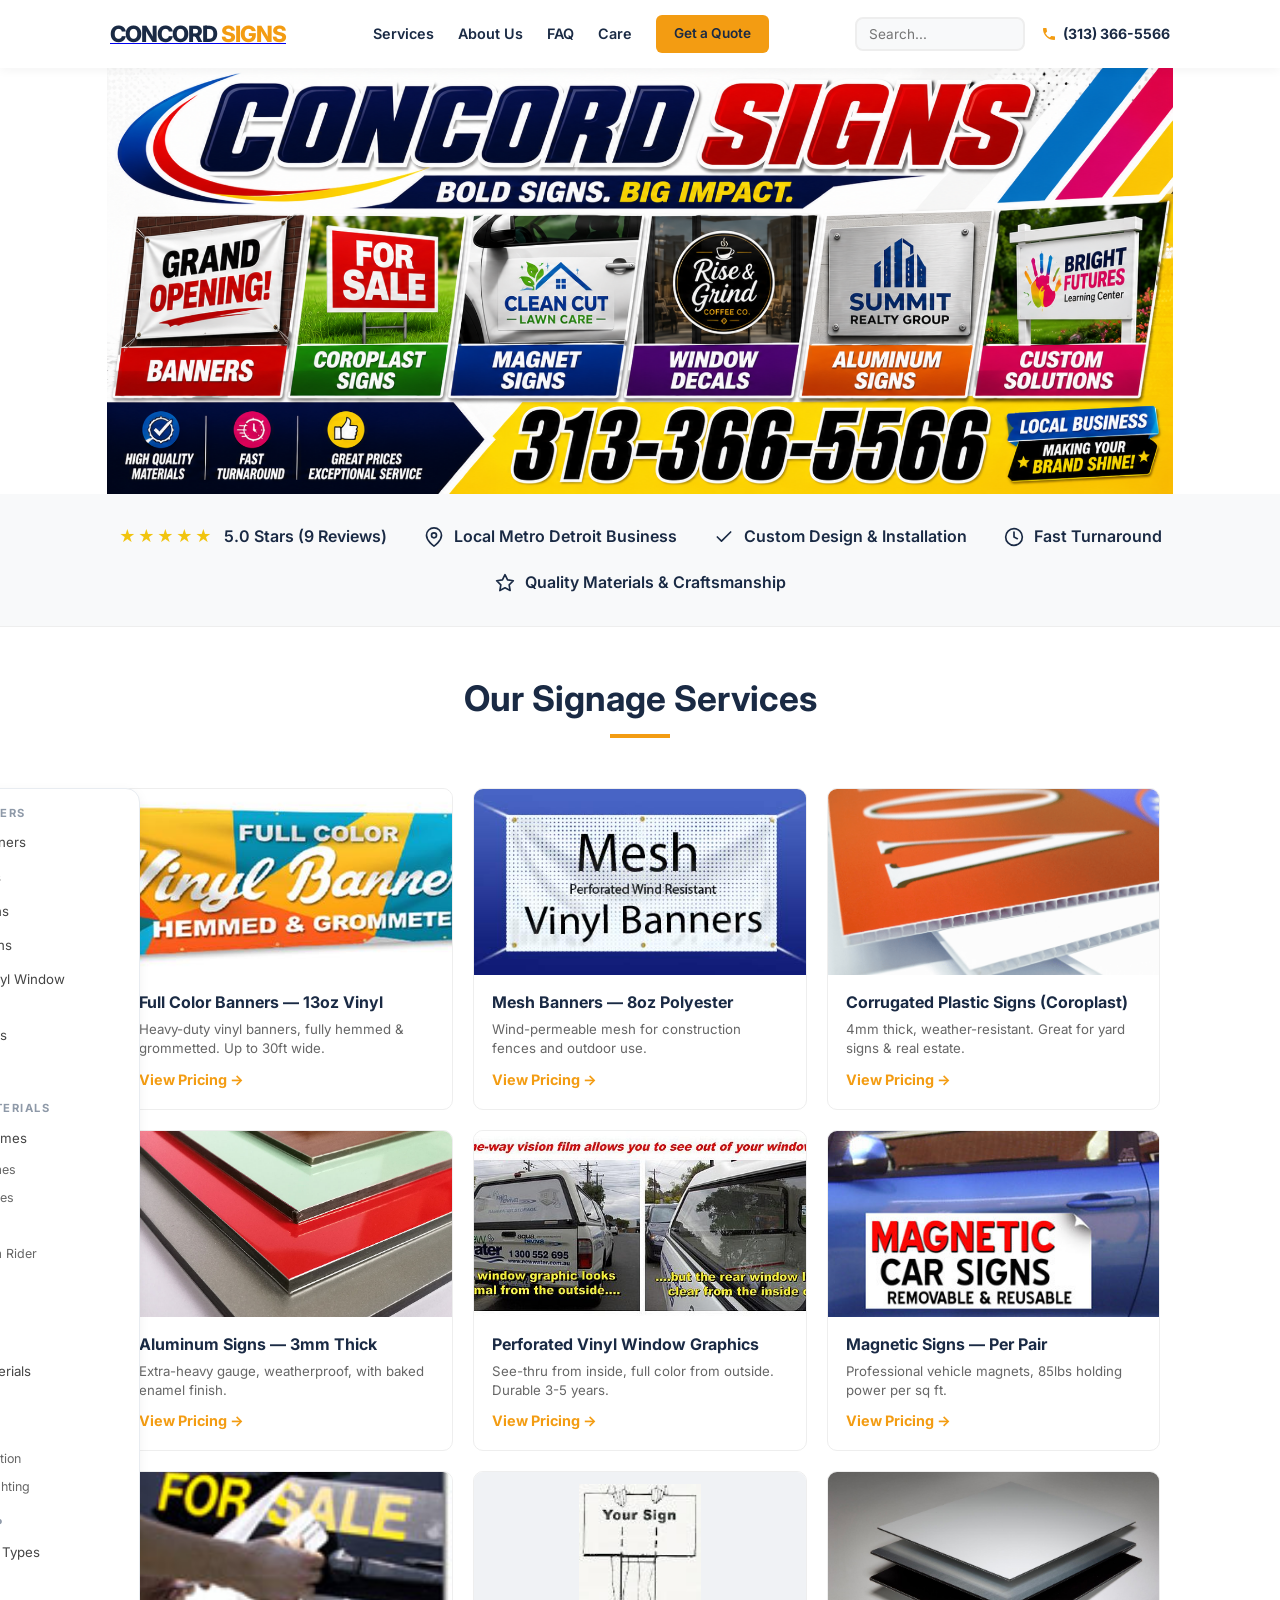
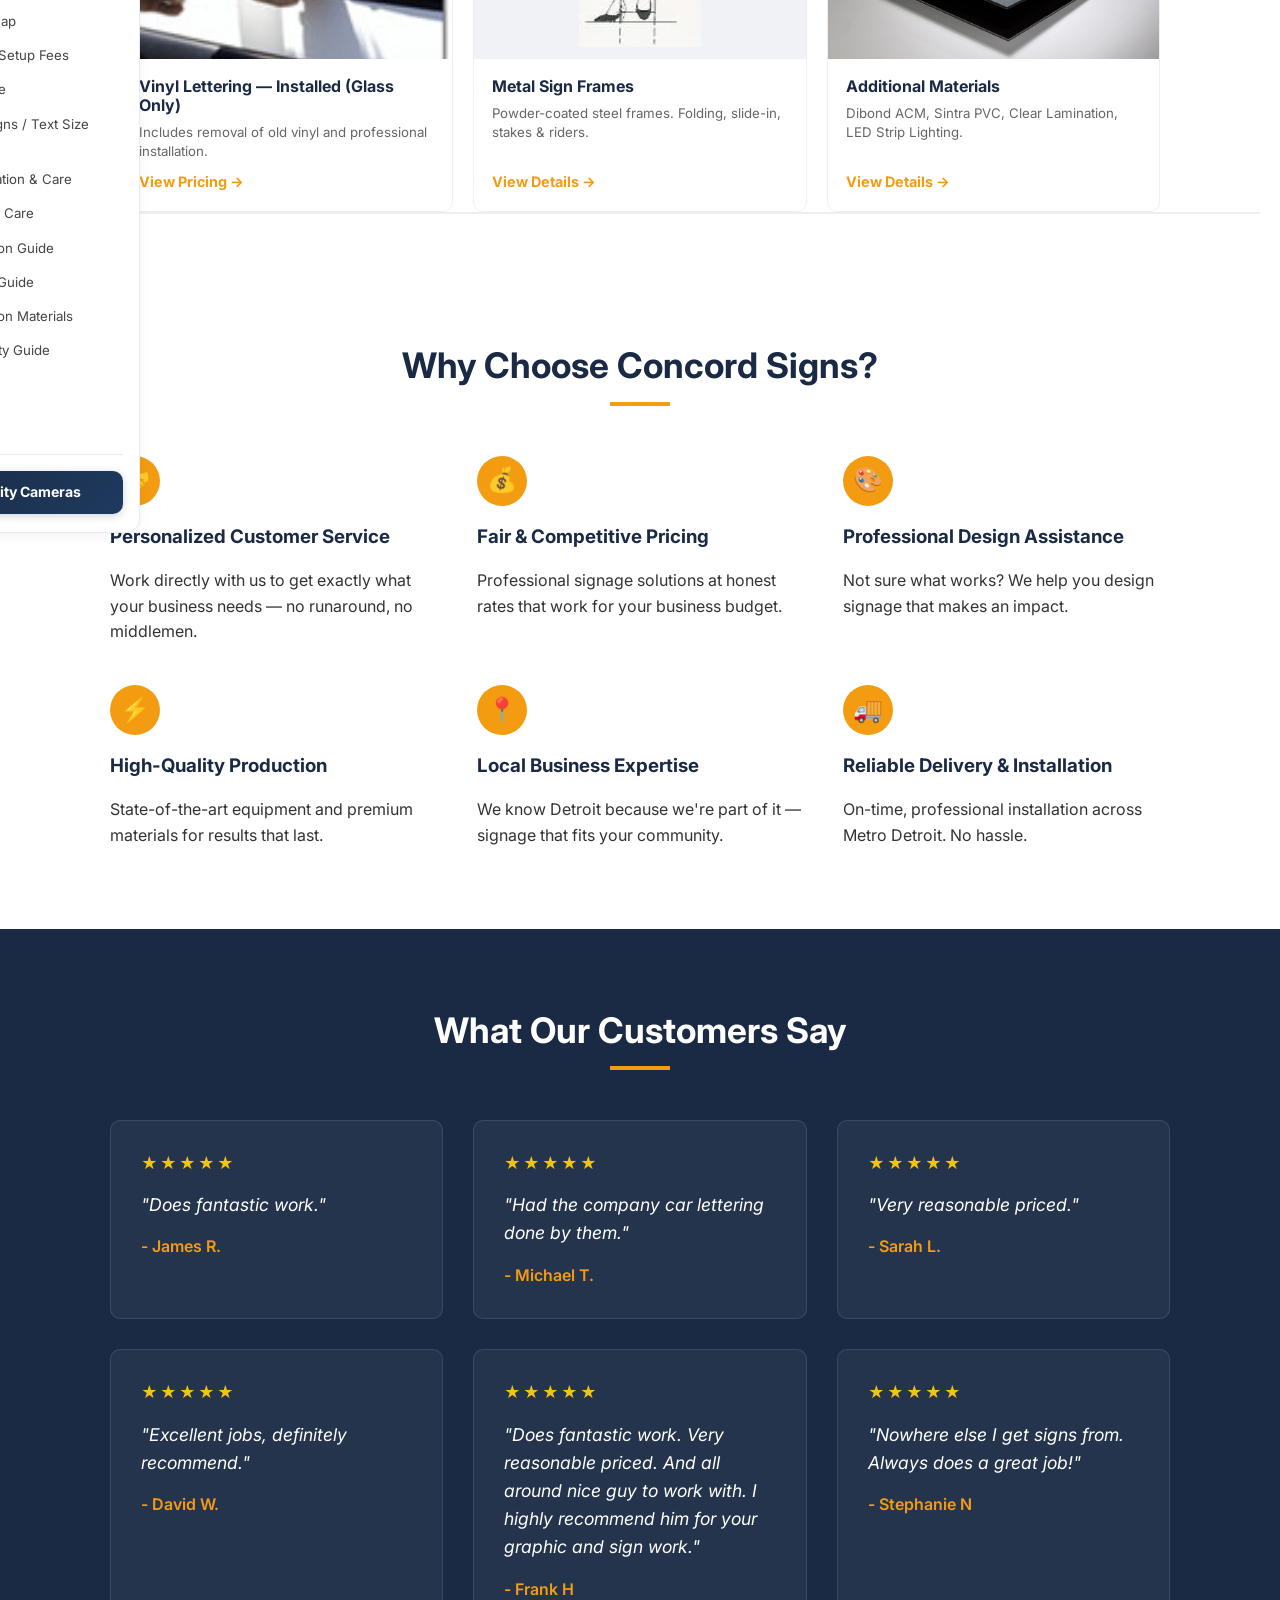
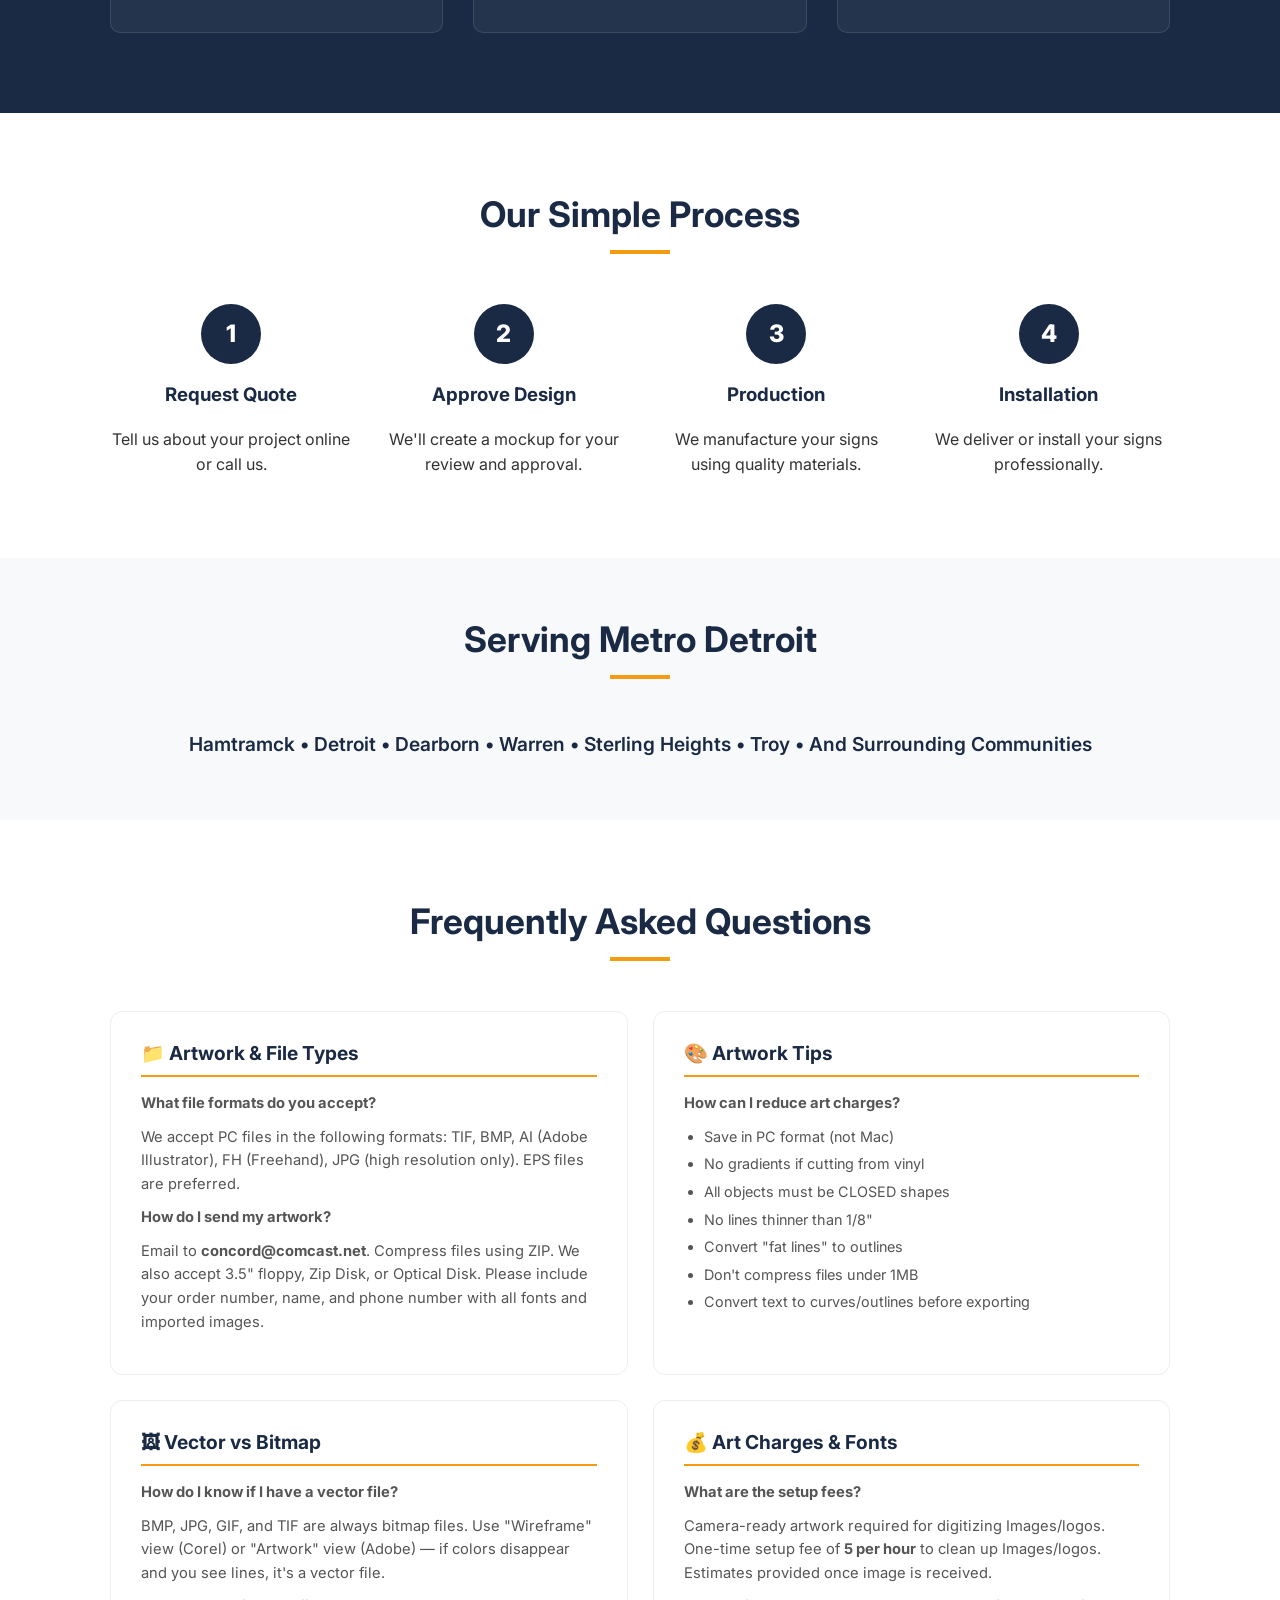
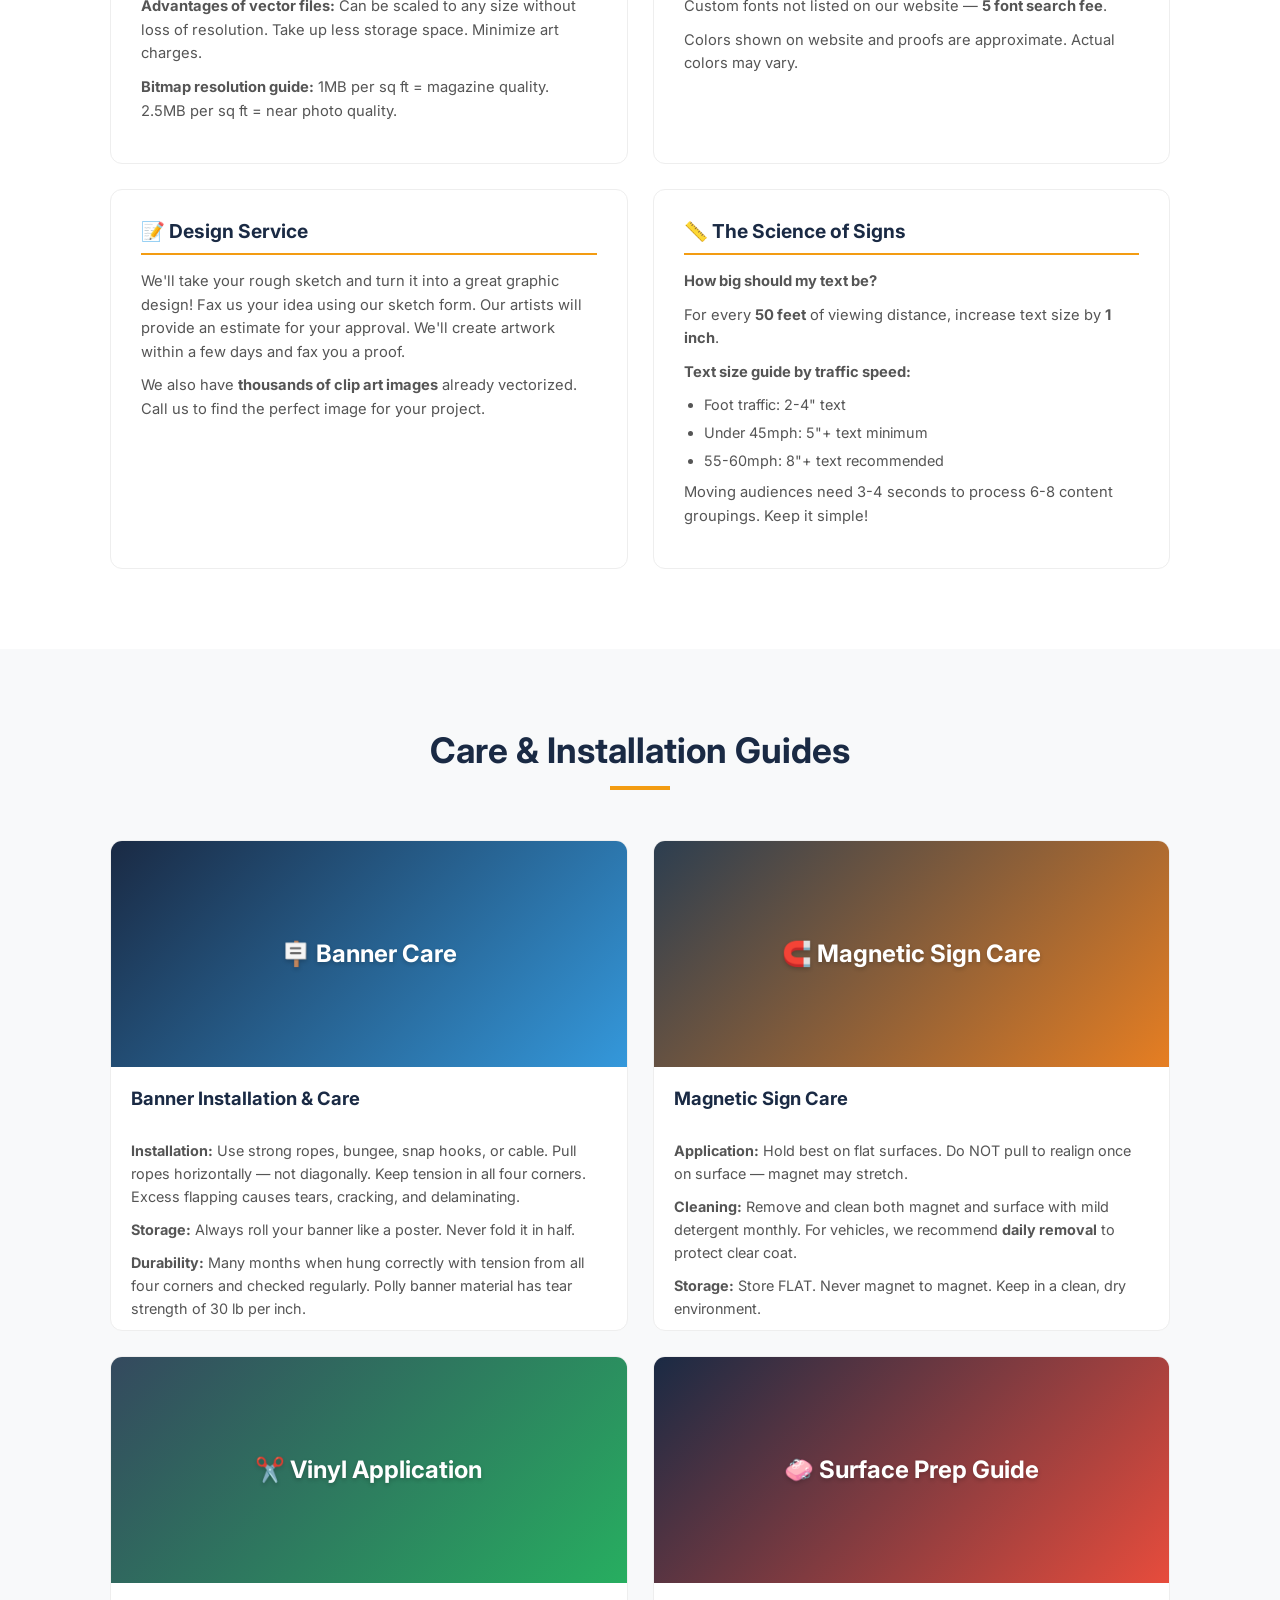
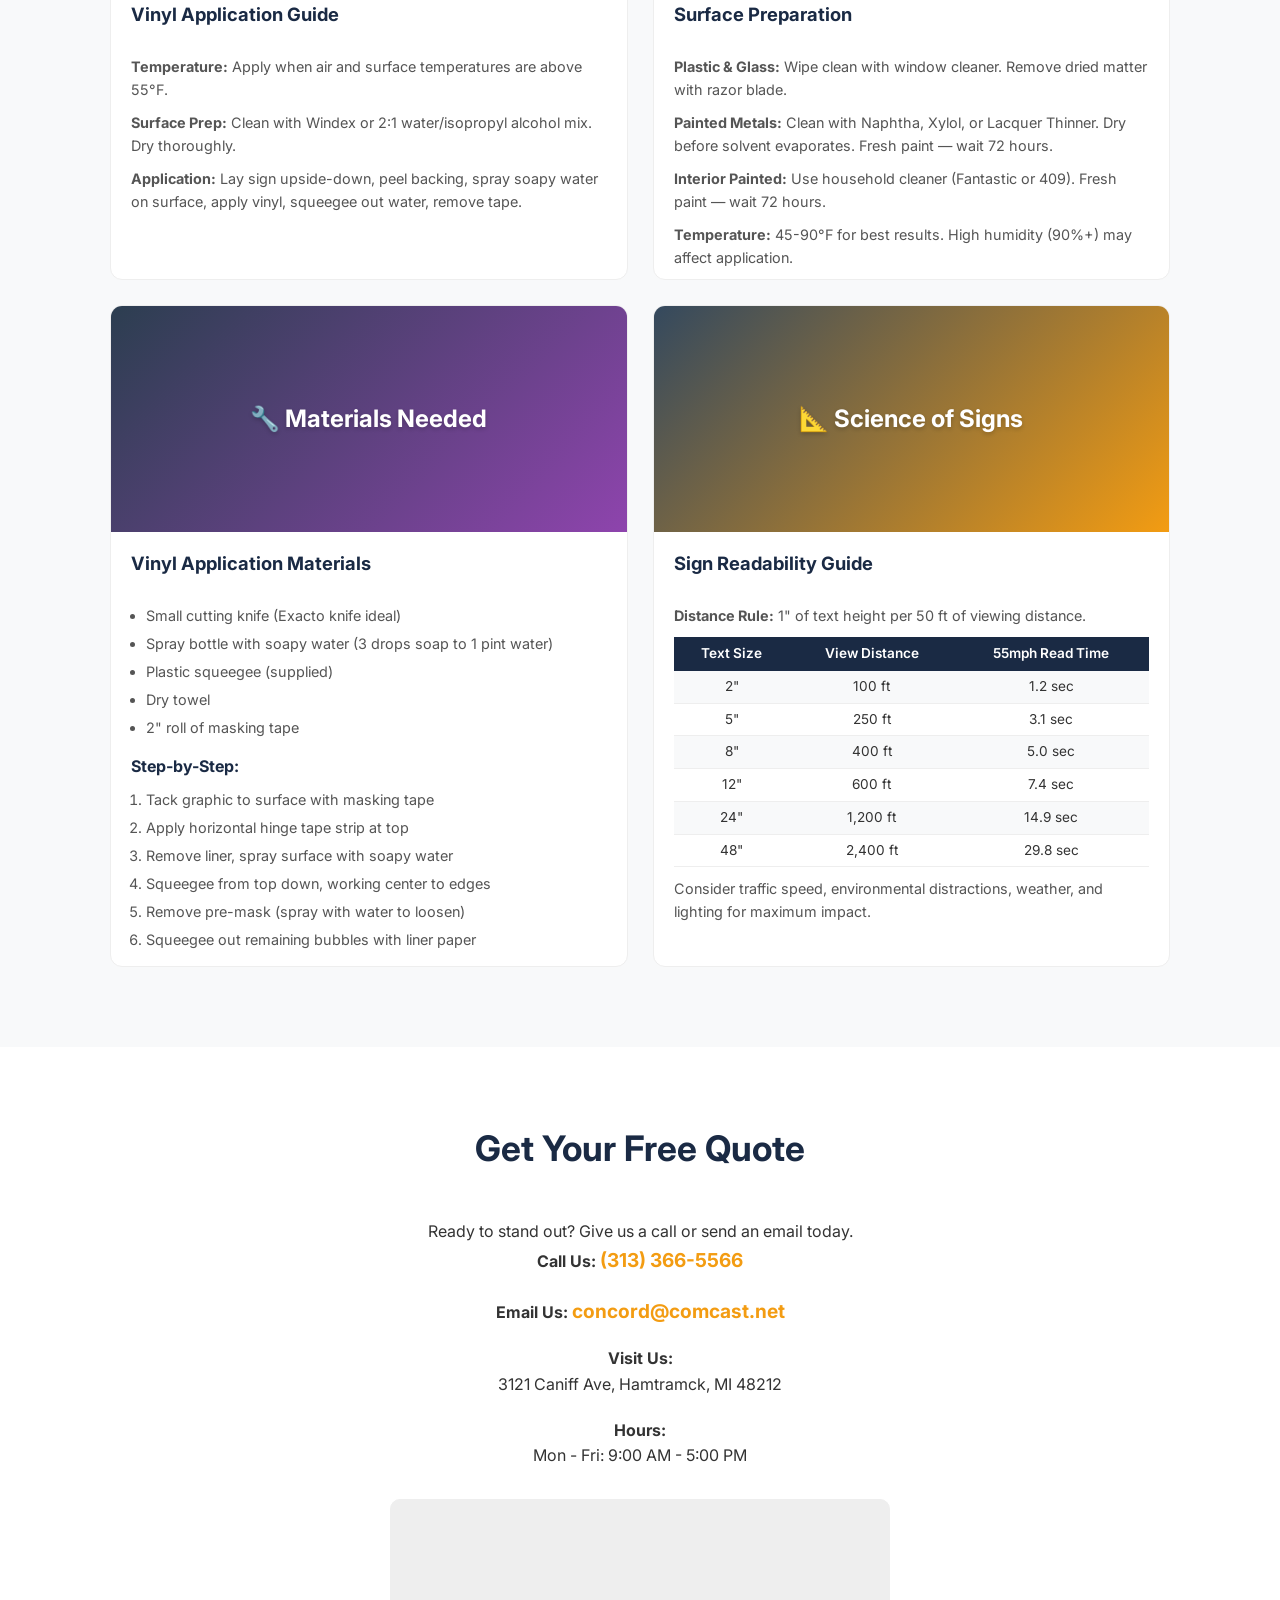
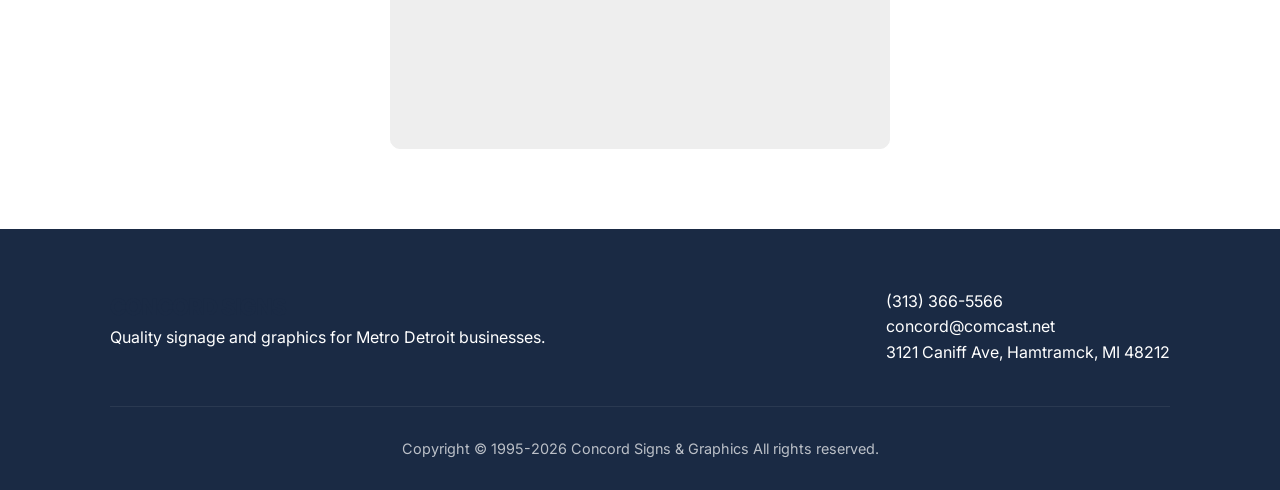
<file: index.html>
<!DOCTYPE html>
<html lang="en">
<head>
    <meta charset="UTF-8">
    <meta name="viewport" content="width=device-width, initial-scale=1.0">
    <title>Concord Signs & Graphics | Custom Signs, Vehicle Graphics & Banners Detroit</title>
    <meta name="description" content="Concord Signs & Graphics offers high-quality custom signs, vehicle graphics, wraps, and banners in Hamtramck and Metro Detroit. Get a free quote today!">
    <meta name="keywords" content="custom signs Detroit, business signs near me, vehicle lettering Detroit, sign company Hamtramck, custom banners and graphics, commercial signage Michigan">
    
    <!-- Open Graph / Facebook -->
    <meta property="og:type" content="website">
    <meta property="og:url" content="./">
    <meta property="og:title" content="Concord Signs & Graphics | Custom Signs & Vehicle Graphics Detroit">
    <meta property="og:description" content="High-quality custom signs, vehicle graphics, and branding solutions in Metro Detroit.">
    <meta property="og:image" content="images/og-image.png">

    <!-- Fonts -->
    <link rel="preconnect" href="https://fonts.googleapis.com">
    <link rel="preconnect" href="https://fonts.gstatic.com" crossorigin>
    <link href="https://fonts.googleapis.com/css2?family=Inter:wght@400;600;700;800&display=swap" rel="stylesheet">
    
    <!-- CSS -->
    <link rel="stylesheet" href="styles.css">

    <!-- Schema.org JSON-LD -->
    <script type="application/ld+json">
    [
      {
        "@context": "https://schema.org",
        "@type": "LocalBusiness",
        "name": "Concord Signs & Graphics",
        "address": {
          "@type": "PostalAddress",
          "streetAddress": "3121 Caniff Ave",
          "addressLocality": "Hamtramck",
          "addressRegion": "MI",
          "postalCode": "48212",
          "addressCountry": "US"
        },
        "geo": {
          "@type": "GeoCoordinates",
          "latitude": 42.3923,
          "longitude": -83.0565
        },
        "url": "./",
        "telephone": "+13133665566",
        "openingHoursSpecification": [
          {
            "@type": "OpeningHoursSpecification",
            "dayOfWeek": [
              "Monday",
              "Tuesday",
              "Wednesday",
              "Thursday",
              "Friday"
            ],
            "opens": "09:00",
            "closes": "17:00"
          }
        ],
        "image": "images/logo.png",
        "priceRange": "$"
      },
      {
        "@context": "https://schema.org",
        "@type": "Service",
        "name": "Custom Signage",
        "provider": {
          "@type": "LocalBusiness",
          "name": "Concord Signs & Graphics"
        },
        "areaServed": {
          "@type": "State",
          "name": "Michigan"
        },
        "hasOfferCatalog": {
          "@type": "OfferCatalog",
          "name": "Sign Services",
          "itemListElement": [
            {
              "@type": "Offer",
              "itemOffered": {
                "@type": "Service",
                "name": "Storefront Signs"
              }
            },
            {
              "@type": "Offer",
              "itemOffered": {
                "@type": "Service",
                "name": "Vehicle Graphics"
              }
            },
            {
              "@type": "Offer",
              "itemOffered": {
                "@type": "Service",
                "name": "Vehicle Wraps"
              }
            }
          ]
        }
      }
    ]
    </script>
</head>
<body>

    <!-- Header -->
    <header class="site-header">
        <div class="container">
            <div class="header-inner">
                <a href="index.html" class="logo">
                    <span class="logo-text">Concord <span class="accent">Signs</span></span>
                </a>
                <nav class="main-nav">
                    <ul>
                        <li><a href="#services">Services</a></li>
                        <li><a href="Services/about.html">About Us</a></li>
                        <li><a href="#faq">FAQ</a></li>
                        <li><a href="#care">Care</a></li>
                        <li><a href="#contact" class="btn btn-primary nav-cta">Get a Quote</a></li>
                    </ul>
                </nav>
                <div class="header-right">
                    <div class="search-wrapper">
                        <div class="search-bar">
                            <input type="text" id="search-input" placeholder="Search..." autocomplete="off">
                            <div id="search-results" class="search-results"></div>
                        </div>
                    </div>
                    <a href="tel:+13133665566" class="header-phone">
                        <svg xmlns="http://www.w3.org/2000/svg" width="16" height="16" viewBox="0 0 24 24" fill="var(--accent-color)"><path d="M6.62 10.79a15.05 15.05 0 006.59 6.59l2.2-2.2a1 1 0 011.01-.24 11.36 11.36 0 003.58.57 1 1 0 011 1V20a1 1 0 01-1 1A17 17 0 013 4a1 1 0 011-1h3.5a1 1 0 011 1 11.36 11.36 0 00.57 3.58 1 1 0 01-.25 1.01l-2.2 2.2z"/></svg>
                        (313) 366-5566
                    </a>
                </div>
                <button class="hamburger" aria-label="Toggle menu">
                    <span></span>
                    <span></span>
                    <span></span>
                </button>
            </div>
        </div>
    </header>

    <!-- Hero Section -->
    <section class="hero">
        <div class="container">
        </div>
    </section>

    <!-- Trust & Reputation -->
    <section class="trust-bar">
        <div class="container">
            <div class="trust-items">
                <div class="trust-item">
                    <span class="stars">★★★★★</span>
                    <span class="trust-text">5.0 Stars (9 Reviews)</span>
                </div>
                <div class="trust-item">
                    <svg xmlns="http://www.w3.org/2000/svg" width="20" height="20" viewBox="0 0 24 24" fill="none" stroke="currentColor" stroke-width="2" stroke-linecap="round" stroke-linejoin="round"><path d="M21 10c0 7-9 13-9 13s-9-6-9-13a9 9 0 0 1 18 0z"></path><circle cx="12" cy="10" r="3"></circle></svg>
                    <span class="trust-text">Local Metro Detroit Business</span>
                </div>
                <div class="trust-item">
                    <svg xmlns="http://www.w3.org/2000/svg" width="20" height="20" viewBox="0 0 24 24" fill="none" stroke="currentColor" stroke-width="2" stroke-linecap="round" stroke-linejoin="round"><polyline points="20 6 9 17 4 12"></polyline></svg>
                    <span class="trust-text">Custom Design & Installation</span>
                </div>
                <div class="trust-item">
                    <svg xmlns="http://www.w3.org/2000/svg" width="20" height="20" viewBox="0 0 24 24" fill="none" stroke="currentColor" stroke-width="2" stroke-linecap="round" stroke-linejoin="round"><circle cx="12" cy="12" r="10"></circle><polyline points="12 6 12 12 16 14"></polyline></svg>
                    <span class="trust-text">Fast Turnaround</span>
                </div>
                <div class="trust-item">
                    <svg xmlns="http://www.w3.org/2000/svg" width="20" height="20" viewBox="0 0 24 24" fill="none" stroke="currentColor" stroke-width="2" stroke-linecap="round" stroke-linejoin="round"><polygon points="12 2 15.09 8.26 22 9.27 17 14.14 18.18 21.02 12 17.77 5.82 21.02 7 14.14 2 9.27 8.91 8.26 12 2"></polygon></svg>
                    <span class="trust-text">Quality Materials & Craftsmanship</span>
                </div>
            </div>
        </div>
    </div>
</section>

    <!-- Services -->
            <section id="services" class="services">
                <div class="container">
                    <h2 class="section-title">Our Signage Services</h2>
                    <div class="services-layout">
                        <aside class="services-sidebar">
                            <nav class="sidebar-nav">
                                <h3>Signs &amp; Banners</h3>
                                <ul>
                                    <li><a href="Services/full-color-banners.html">Full Color Banners</a></li>
                                    <li><a href="Services/mesh-banners.html">Mesh Banners</a></li>
                                    <li><a href="Services/coroplast.html">Coroplast Signs</a></li>
                                    <li><a href="Services/aluminum-signs.html">Aluminum Signs</a></li>
                                    <li><a href="Services/perforated-vinyl.html">Perforated Vinyl Window Graphics</a></li>
                                    <li><a href="Services/magnetic-signs.html">Magnetic Signs</a></li>
                                    <li><a href="Services/vinyl-lettering.html">Vinyl Lettering</a></li>
                                </ul>
                                <h3>Frames &amp; Materials</h3>
                                <ul>
                                    <li>
                                        <a href="Services/metal-frames.html">Metal Sign Frames</a>
                                        <ul class="sub-links">
                                            <li><a href="Services/metal-frames.html#slide-in-frames">Slide-In Frames</a></li>
                                            <li><a href="Services/metal-frames.html#folding-frames">Folding Frames</a></li>
                                            <li><a href="Services/metal-frames.html#t-bar-stake">T-Bar Stake</a></li>
                                            <li><a href="Services/metal-frames.html#top-bottom-rider">Top &amp; Bottom Rider</a></li>
                                            <li><a href="Services/metal-frames.html#top-rider">Top Rider</a></li>
                                            <li><a href="Services/metal-frames.html#bottom-rider">Bottom Rider</a></li>
                                            <li><a href="Services/metal-frames.html#wire-stakes">Wire Stakes</a></li>
                                        </ul>
                                    </li>
                                    <li>
                                        <a href="Services/additional-materials.html">Additional Materials</a>
                                        <ul class="sub-links">
                                            <li><a href="Services/additional-materials.html#dibond">Dibond ACM</a></li>
                                            <li><a href="Services/additional-materials.html#sintra">Sintra PVC</a></li>
                                            <li><a href="Services/additional-materials.html#lamination">Clear Lamination</a></li>
                                            <li><a href="Services/additional-materials.html#led-lighting">LED Strip Lighting</a></li>
                                        </ul>
                                    </li>
                                </ul>
                                <h3>Guides &amp; Help</h3>
                                <ul>
                                    <li><a href="#artwork-files">Artwork &amp; File Types</a></li>
                                    <li><a href="#artwork-tips">Artwork Tips</a></li>
                                    <li><a href="#vector-vs-bitmap">Vector vs Bitmap</a></li>
                                    <li><a href="#art-charges">Art Charges / Setup Fees</a></li>
                                    <li><a href="#design-service">Design Service</a></li>
                                    <li><a href="#science-of-signs">Science of Signs / Text Size Guide</a></li>
                                    <li><a href="#banner-care">Banner Installation &amp; Care</a></li>
                                    <li><a href="#magnetic-care">Magnetic Sign Care</a></li>
                                    <li><a href="#vinyl-application">Vinyl Application Guide</a></li>
                                    <li><a href="#surface-prep">Surface Prep Guide</a></li>
                                    <li><a href="#application-materials">Vinyl Application Materials</a></li>
                                    <li><a href="#readability-guide">Sign Readability Guide</a></li>
                                </ul>
                                <h3>Company</h3>
                                <ul>
                                    <li><a href="Services/about.html">About Us</a></li>
                                </ul>
                                <div class="sidebar-security">
                                    <a href="http://concordcamerasystems.com/" target="_blank" rel="noopener noreferrer" class="security-link">📹 Security Cameras</a>
                                </div>
                            </nav>
                        </aside>
                        <div class="services-grid">
                <a href="Services/full-color-banners.html" class="service-card service-card-link">
                    <div class="service-card-img">
                        <img src="images/banner-main.jpg" alt="Full Color Banners" loading="lazy">
                    </div>
                    <div class="service-card-body">
                        <h3>Full Color Banners — 13oz Vinyl</h3>
                        <p>Heavy-duty vinyl banners, fully hemmed & grommetted. Up to 30ft wide.</p>
                        <span class="card-cta">View Pricing →</span>
                    </div>
                </a>
                <a href="Services/mesh-banners.html" class="service-card service-card-link">
                    <div class="service-card-img">
                        <img src="images/mesh-banner.jpg" alt="Mesh Banners" loading="lazy">
                    </div>
                    <div class="service-card-body">
                        <h3>Mesh Banners — 8oz Polyester</h3>
                        <p>Wind-permeable mesh for construction fences and outdoor use.</p>
                        <span class="card-cta">View Pricing →</span>
                    </div>
                </a>
                <a href="Services/coroplast.html" class="service-card service-card-link">
                    <div class="service-card-img">
                        <img src="images/coroplast.png" alt="Coroplast Corrugated Plastic Sign" loading="lazy">
                    </div>
                    <div class="service-card-body">
                        <h3>Corrugated Plastic Signs (Coroplast)</h3>
                        <p>4mm thick, weather-resistant. Great for yard signs & real estate.</p>
                        <span class="card-cta">View Pricing →</span>
                    </div>
                </a>
                <a href="Services/aluminum-signs.html" class="service-card service-card-link">
                    <div class="service-card-img">
                        <img src="images/aluminum.jpg" alt="Aluminum Signs" loading="lazy">
                    </div>
                    <div class="service-card-body">
                        <h3>Aluminum Signs — 3mm Thick</h3>
                        <p>Extra-heavy gauge, weatherproof, with baked enamel finish.</p>
                        <span class="card-cta">View Pricing →</span>
                    </div>
                </a>
                <a href="Services/perforated-vinyl.html" class="service-card service-card-link">
                    <div class="service-card-img">
                        <img src="images/perforated-vinyl.jpg" alt="Perforated Vinyl Window Graphics" loading="lazy">
                    </div>
                    <div class="service-card-body">
                        <h3>Perforated Vinyl Window Graphics</h3>
                        <p>See-thru from inside, full color from outside. Durable 3-5 years.</p>
                        <span class="card-cta">View Pricing →</span>
                    </div>
                </a>
                <a href="Services/magnetic-signs.html" class="service-card service-card-link">
                    <div class="service-card-img">
                        <img src="images/magnetic-signs.jpg" alt="Magnetic Signs for Cars" loading="lazy">
                    </div>
                    <div class="service-card-body">
                        <h3>Magnetic Signs — Per Pair</h3>
                        <p>Professional vehicle magnets, 85lbs holding power per sq ft.</p>
                        <span class="card-cta">View Pricing →</span>
                    </div>
                </a>
                <a href="Services/vinyl-lettering.html" class="service-card service-card-link">
                    <div class="service-card-img">
                        <img src="images/vinyl-lettering.jpg" alt="Vinyl Lettering" loading="lazy">
                    </div>
                    <div class="service-card-body">
                        <h3>Vinyl Lettering — Installed (Glass Only)</h3>
                        <p>Includes removal of old vinyl and professional installation.</p>
                        <span class="card-cta">View Pricing →</span>
                    </div>
                </a>
                <a href="Services/metal-frames.html" class="service-card service-card-link">
                    <div class="service-card-img">
                        <img src="images/step-stake-signs_small.jpg" alt="Metal Sign Frames" loading="lazy">
                    </div>
                    <div class="service-card-body">
                        <h3>Metal Sign Frames</h3>
                        <p>Powder-coated steel frames. Folding, slide-in, stakes & riders.</p>
                        <span class="card-cta">View Details →</span>
                    </div>
                </a>
                <a href="Services/additional-materials.html" class="service-card service-card-link">
                    <div class="service-card-img">
                        <img src="images/Aluminum-Composite-Materials-Product-Photo.jpg" alt="Additional Materials" loading="lazy">
                    </div>
                    <div class="service-card-body">
                        <h3>Additional Materials</h3>
                        <p>Dibond ACM, Sintra PVC, Clear Lamination, LED Strip Lighting.</p>
                        <span class="card-cta">View Details →</span>
                    </div>
            </div>
                </a>
            </div>
        </div>
    </div>
</section>


    <!-- Why Choose Us -->
    <section id="why-us" class="why-us">
        <div class="container">
            <h2 class="section-title">Why Choose Concord Signs?</h2>
            <div class="why-grid">
                <div class="why-item">
                    <div class="why-icon">🤝</div>
                    <h3>Personalized Customer Service</h3>
                    <p>Work directly with us to get exactly what your business needs — no runaround, no middlemen.</p>
                </div>
                <div class="why-item">
                    <div class="why-icon">💰</div>
                    <h3>Fair & Competitive Pricing</h3>
                    <p>Professional signage solutions at honest rates that work for your business budget.</p>
                </div>
                <div class="why-item">
                    <div class="why-icon">🎨</div>
                    <h3>Professional Design Assistance</h3>
                    <p>Not sure what works? We help you design signage that makes an impact.</p>
                </div>
                <div class="why-item">
                    <div class="why-icon">⚡</div>
                    <h3>High-Quality Production</h3>
                    <p>State-of-the-art equipment and premium materials for results that last.</p>
                </div>
                <div class="why-item">
                    <div class="why-icon">📍</div>
                    <h3>Local Business Expertise</h3>
                    <p>We know Detroit because we're part of it — signage that fits your community.</p>
                </div>
                <div class="why-item">
                    <div class="why-icon">🚚</div>
                    <h3>Reliable Delivery & Installation</h3>
                    <p>On-time, professional installation across Metro Detroit. No hassle.</p>
                </div>
            </div>
        </div>
    </div>
</section>

    <!-- Reviews -->
    <section class="reviews">
        <div class="container">
            <h2 class="section-title">What Our Customers Say</h2>
            <div class="reviews-grid">
                <div class="review-card">
                    <div class="stars">★★★★★</div>
                    <p>"Does fantastic work."</p>
                    <span class="reviewer">- James R.</span>
                </div>
                <div class="review-card">
                    <div class="stars">★★★★★</div>
                    <p>"Had the company car lettering done by them."</p>
                    <span class="reviewer">- Michael T.</span>
                </div>
                <div class="review-card">
                    <div class="stars">★★★★★</div>
                    <p>"Very reasonable priced."</p>
                    <span class="reviewer">- Sarah L.</span>
                </div>
                <div class="review-card">
                    <div class="stars">★★★★★</div>
                    <p>"Excellent jobs, definitely recommend."</p>
                    <span class="reviewer">- David W.</span>
                </div>
                <div class="review-card">
                    <div class="stars">★★★★★</div>
                    <p>"Does fantastic work. Very reasonable priced. And all around nice guy to work with. I highly recommend him for your graphic and sign work."</p>
                    <span class="reviewer">- Frank H</span>
                </div>
                <div class="review-card">
                    <div class="stars">★★★★★</div>
                    <p>"Nowhere else I get signs from. Always does a great job!"</p>
                    <span class="reviewer">- Stephanie N</span>
                </div>
            </div>
        </div>
    </div>
</section>

    <!-- Process -->
    <section class="process">
        <div class="container">
            <h2 class="section-title">Our Simple Process</h2>
            <div class="process-steps">
                <div class="step">
                    <div class="step-number">1</div>
                    <h3>Request Quote</h3>
                    <p>Tell us about your project online or call us.</p>
                </div>
                <div class="step">
                    <div class="step-number">2</div>
                    <h3>Approve Design</h3>
                    <p>We'll create a mockup for your review and approval.</p>
                </div>
                <div class="step">
                    <div class="step-number">3</div>
                    <h3>Production</h3>
                    <p>We manufacture your signs using quality materials.</p>
                </div>
                <div class="step">
                    <div class="step-number">4</div>
                    <h3>Installation</h3>
                    <p>We deliver or install your signs professionally.</p>
                </div>
            </div>
        </div>
    </div>
</section>

    <!-- Service Area -->
    <section class="service-area">
        <div class="container">
            <h2 class="section-title">Serving Metro Detroit</h2>
            <p class="area-text">Hamtramck • Detroit • Dearborn • Warren • Sterling Heights • Troy • And Surrounding Communities</p>
        </div>
    </section>

    <!-- FAQ Section -->
    <section id="faq" class="faq">
        <div class="container">
            <h2 class="section-title">Frequently Asked Questions</h2>
            
            <div class="faq-grid">
                <div id="artwork-files" class="faq-card">
                    <h3>📁 Artwork & File Types</h3>
                    <p><strong>What file formats do you accept?</strong></p>
                    <p>We accept PC files in the following formats: TIF, BMP, AI (Adobe Illustrator), FH (Freehand), JPG (high resolution only). EPS files are preferred.</p>
                    <p><strong>How do I send my artwork?</strong></p>
                    <p>Email to <strong>concord@comcast.net</strong>. Compress files using ZIP. We also accept 3.5" floppy, Zip Disk, or Optical Disk. Please include your order number, name, and phone number with all fonts and imported images.</p>
                </div>

                <div id="artwork-tips" class="faq-card">
                    <h3>🎨 Artwork Tips</h3>
                    <p><strong>How can I reduce art charges?</strong></p>
                    <ul>
                        <li>Save in PC format (not Mac)</li>
                        <li>No gradients if cutting from vinyl</li>
                        <li>All objects must be CLOSED shapes</li>
                        <li>No lines thinner than 1/8"</li>
                        <li>Convert "fat lines" to outlines</li>
                        <li>Don't compress files under 1MB</li>
                        <li>Convert text to curves/outlines before exporting</li>
                    </ul>
                </div>

                <div id="vector-vs-bitmap" class="faq-card">
                    <h3>🖼 Vector vs Bitmap</h3>
                    <p><strong>How do I know if I have a vector file?</strong></p>
                    <p>BMP, JPG, GIF, and TIF are always bitmap files. Use "Wireframe" view (Corel) or "Artwork" view (Adobe) — if colors disappear and you see lines, it's a vector file.</p>
                    <p><strong>Advantages of vector files:</strong> Can be scaled to any size without loss of resolution. Take up less storage space. Minimize art charges.</p>
                    <p><strong>Bitmap resolution guide:</strong> 1MB per sq ft = magazine quality. 2.5MB per sq ft = near photo quality.</p>
                </div>

                <div id="art-charges" class="faq-card">
                    <h3>💰 Art Charges & Fonts</h3>
                    <p><strong>What are the setup fees?</strong></p>
                    <p>Camera-ready artwork required for digitizing Images/logos. One-time setup fee of <strong>5 per hour</strong> to clean up Images/logos. Estimates provided once image is received.</p>
                    <p>Custom fonts not listed on our website — <strong>5 font search fee</strong>.</p>
                    <p>Colors shown on website and proofs are approximate. Actual colors may vary.</p>
                </div>

                <div id="design-service" class="faq-card">
                    <h3>📝 Design Service</h3>
                    <p>We'll take your rough sketch and turn it into a great graphic design! Fax us your idea using our sketch form. Our artists will provide an estimate for your approval. We'll create artwork within a few days and fax you a proof.</p>
                    <p>We also have <strong>thousands of clip art images</strong> already vectorized. Call us to find the perfect image for your project.</p>
                </div>

                <div id="science-of-signs" class="faq-card">
                    <h3>📏 The Science of Signs</h3>
                    <p><strong>How big should my text be?</strong></p>
                    <p>For every <strong>50 feet</strong> of viewing distance, increase text size by <strong>1 inch</strong>.</p>
                    <p><strong>Text size guide by traffic speed:</strong></p>
                    <ul>
                        <li>Foot traffic: 2-4" text</li>
                        <li>Under 45mph: 5"+ text minimum</li>
                        <li>55-60mph: 8"+ text recommended</li>
                    </ul>
                    <p>Moving audiences need 3-4 seconds to process 6-8 content groupings. Keep it simple!</p>
                </div>
            </div>
        </div>
    </div>
</section>

    <!-- Care & Instructions Section -->
    <section id="care" class="care">
        <div class="container">
            <h2 class="section-title">Care & Installation Guides</h2>

            <div class="care-grid">
                <div id="banner-care" class="care-card">
                    <div class="care-card-img" style="background: linear-gradient(135deg, #1a2a44, #3498db);">
                        <span>🪧 Banner Care</span>
                    </div>
                    <h3>Banner Installation & Care</h3>
                    <p><strong>Installation:</strong> Use strong ropes, bungee, snap hooks, or cable. Pull ropes horizontally — not diagonally. Keep tension in all four corners. Excess flapping causes tears, cracking, and delaminating.</p>
                    <p><strong>Storage:</strong> Always roll your banner like a poster. Never fold it in half.</p>
                    <p><strong>Durability:</strong> Many months when hung correctly with tension from all four corners and checked regularly. Polly banner material has tear strength of 30 lb per inch.</p>
                </div>

                <div id="magnetic-care" class="care-card">
                    <div class="care-card-img" style="background: linear-gradient(135deg, #2c3e50, #e67e22);">
                        <span>🧲 Magnetic Sign Care</span>
                    </div>
                    <h3>Magnetic Sign Care</h3>
                    <p><strong>Application:</strong> Hold best on flat surfaces. Do NOT pull to realign once on surface — magnet may stretch.</p>
                    <p><strong>Cleaning:</strong> Remove and clean both magnet and surface with mild detergent monthly. For vehicles, we recommend <strong>daily removal</strong> to protect clear coat.</p>
                    <p><strong>Storage:</strong> Store FLAT. Never magnet to magnet. Keep in a clean, dry environment.</p>
                </div>

                <div id="vinyl-application" class="care-card">
                    <div class="care-card-img" style="background: linear-gradient(135deg, #34495e, #27ae60);">
                        <span>✂️ Vinyl Application</span>
                    </div>
                    <h3>Vinyl Application Guide</h3>
                    <p><strong>Temperature:</strong> Apply when air and surface temperatures are above 55°F.</p>
                    <p><strong>Surface Prep:</strong> Clean with Windex or 2:1 water/isopropyl alcohol mix. Dry thoroughly.</p>
                    <p><strong>Application:</strong> Lay sign upside-down, peel backing, spray soapy water on surface, apply vinyl, squeegee out water, remove tape.</p>
                </div>

                <div id="surface-prep" class="care-card">
                    <div class="care-card-img" style="background: linear-gradient(135deg, #1a2a44, #e74c3c);">
                        <span>🧼 Surface Prep Guide</span>
                    </div>
                    <h3>Surface Preparation</h3>
                    <p><strong>Plastic & Glass:</strong> Wipe clean with window cleaner. Remove dried matter with razor blade.</p>
                    <p><strong>Painted Metals:</strong> Clean with Naphtha, Xylol, or Lacquer Thinner. Dry before solvent evaporates. Fresh paint — wait 72 hours.</p>
                    <p><strong>Interior Painted:</strong> Use household cleaner (Fantastic or 409). Fresh paint — wait 72 hours.</p>
                    <p><strong>Temperature:</strong> 45-90°F for best results. High humidity (90%+) may affect application.</p>
                </div>

                <div id="application-materials" class="care-card">
                    <div class="care-card-img" style="background: linear-gradient(135deg, #2c3e50, #8e44ad);">
                        <span>🔧 Materials Needed</span>
                    </div>
                    <h3>Vinyl Application Materials</h3>
                    <ul>
                        <li>Small cutting knife (Exacto knife ideal)</li>
                        <li>Spray bottle with soapy water (3 drops soap to 1 pint water)</li>
                        <li>Plastic squeegee (supplied)</li>
                        <li>Dry towel</li>
                        <li>2" roll of masking tape</li>
                    </ul>
                    <h4>Step-by-Step:</h4>
                    <ol>
                        <li>Tack graphic to surface with masking tape</li>
                        <li>Apply horizontal hinge tape strip at top</li>
                        <li>Remove liner, spray surface with soapy water</li>
                        <li>Squeegee from top down, working center to edges</li>
                        <li>Remove pre-mask (spray with water to loosen)</li>
                        <li>Squeegee out remaining bubbles with liner paper</li>
                    </ol>
                </div>

                <div id="readability-guide" class="care-card">
                    <div class="care-card-img" style="background: linear-gradient(135deg, #34495e, #f39c12);">
                        <span>📐 Science of Signs</span>
                    </div>
                    <h3>Sign Readability Guide</h3>
                    <p><strong>Distance Rule:</strong> 1" of text height per 50 ft of viewing distance.</p>
                    <table class="mini-table">
                        <tr><th>Text Size</th><th>View Distance</th><th>55mph Read Time</th></tr>
                        <tr><td>2"</td><td>100 ft</td><td>1.2 sec</td></tr>
                        <tr><td>5"</td><td>250 ft</td><td>3.1 sec</td></tr>
                        <tr><td>8"</td><td>400 ft</td><td>5.0 sec</td></tr>
                        <tr><td>12"</td><td>600 ft</td><td>7.4 sec</td></tr>
                        <tr><td>24"</td><td>1,200 ft</td><td>14.9 sec</td></tr>
                        <tr><td>48"</td><td>2,400 ft</td><td>29.8 sec</td></tr>
                    </table>
                    <p>Consider traffic speed, environmental distractions, weather, and lighting for maximum impact.</p>
                </div>
            </div>
        </div>
    </div>
</section>

    <!-- Contact Section -->
    <section id="contact" class="contact">
        <div class="container">
            <div class="contact-grid contact-grid-centered">
                <div class="contact-info">
                    <h2>Get Your Free Quote</h2>
                    <p>Ready to stand out? Give us a call or send an email today.</p>
                    <div class="info-item">
                        <strong>Call Us:</strong>
                        <a href="tel:+13133665566">(313) 366-5566</a>
                    </div>
                    <div class="info-item">
                        <strong>Email Us:</strong>
                        <a href="mailto:concord@comcast.net">concord@comcast.net</a>
                    </div>
                    <div class="info-item">
                        <strong>Visit Us:</strong>
                        <p>3121 Caniff Ave, Hamtramck, MI 48212</p>
                    </div>
                    <div class="info-item">
                        <strong>Hours:</strong>
                        <p>Mon - Fri: 9:00 AM - 5:00 PM</p>
                    </div>
                    <div class="map-placeholder">
                        <iframe src="https://www.google.com/maps/embed?pb=!1m18!1m12!1m3!1d2942.314840448385!2d-83.05868868454398!3d42.39471547918578!2m3!1f0!2f0!3f0!3m2!1i1024!2i768!4f13.1!3m3!1m2!1s0x8824d2f8f0f8f8f9%3A0x8f8f8f8f8f8f8f8f!2s3121%20Caniff%20Ave%2C%20Hamtramck%2C%20MI%2048212!5e0!3m2!1sen!2sus!4v1" width="100%" height="100%" style="border:0; border-radius: 10px;" allowfullscreen="" loading="lazy" referrerpolicy="no-referrer-when-downgrade"></iframe>
                    </div>
                </div>
            </div>
        </div>
    </div>
</section>

    <!-- Footer -->
    <footer class="site-footer">
        <div class="container">
            <div class="footer-inner">
                <div class="footer-brand">
                    <span class="logo-text">Concord <span class="accent">Signs</span></span>
                    <p>Quality signage and graphics for Metro Detroit businesses.</p>
                </div>
                <div class="footer-contact">
                    <p>(313) 366-5566</p>
                    <p><a href="mailto:concord@comcast.net" style="color: inherit; text-decoration: none;">concord@comcast.net</a></p>
                    <p>3121 Caniff Ave, Hamtramck, MI 48212</p>
                </div>
            </div>
            <div class="footer-bottom">
                <p>Copyright &copy; 1995-2026 Concord Signs &amp; Graphics All rights reserved.</p>
            </div>
        </div>
    </footer>

    <!-- Sticky Mobile Call Button -->
    <a href="tel:+13133665566" class="sticky-call-btn">
        <svg xmlns="http://www.w3.org/2000/svg" width="20" height="20" viewBox="0 0 24 24" fill="currentColor"><path d="M6.62 10.79a15.05 15.05 0 006.59 6.59l2.2-2.2a1 1 0 011.01-.24 11.36 11.36 0 003.58.57 1 1 0 011 1V20a1 1 0 01-1 1A17 17 0 013 4a1 1 0 011-1h3.5a1 1 0 011 1 11.36 11.36 0 00.57 3.58 1 1 0 01-.25 1.01l-2.2 2.2z"/></svg>
        Call Now
    </a>

    <script src="app.js"></script>
</body>
</html>
</file>
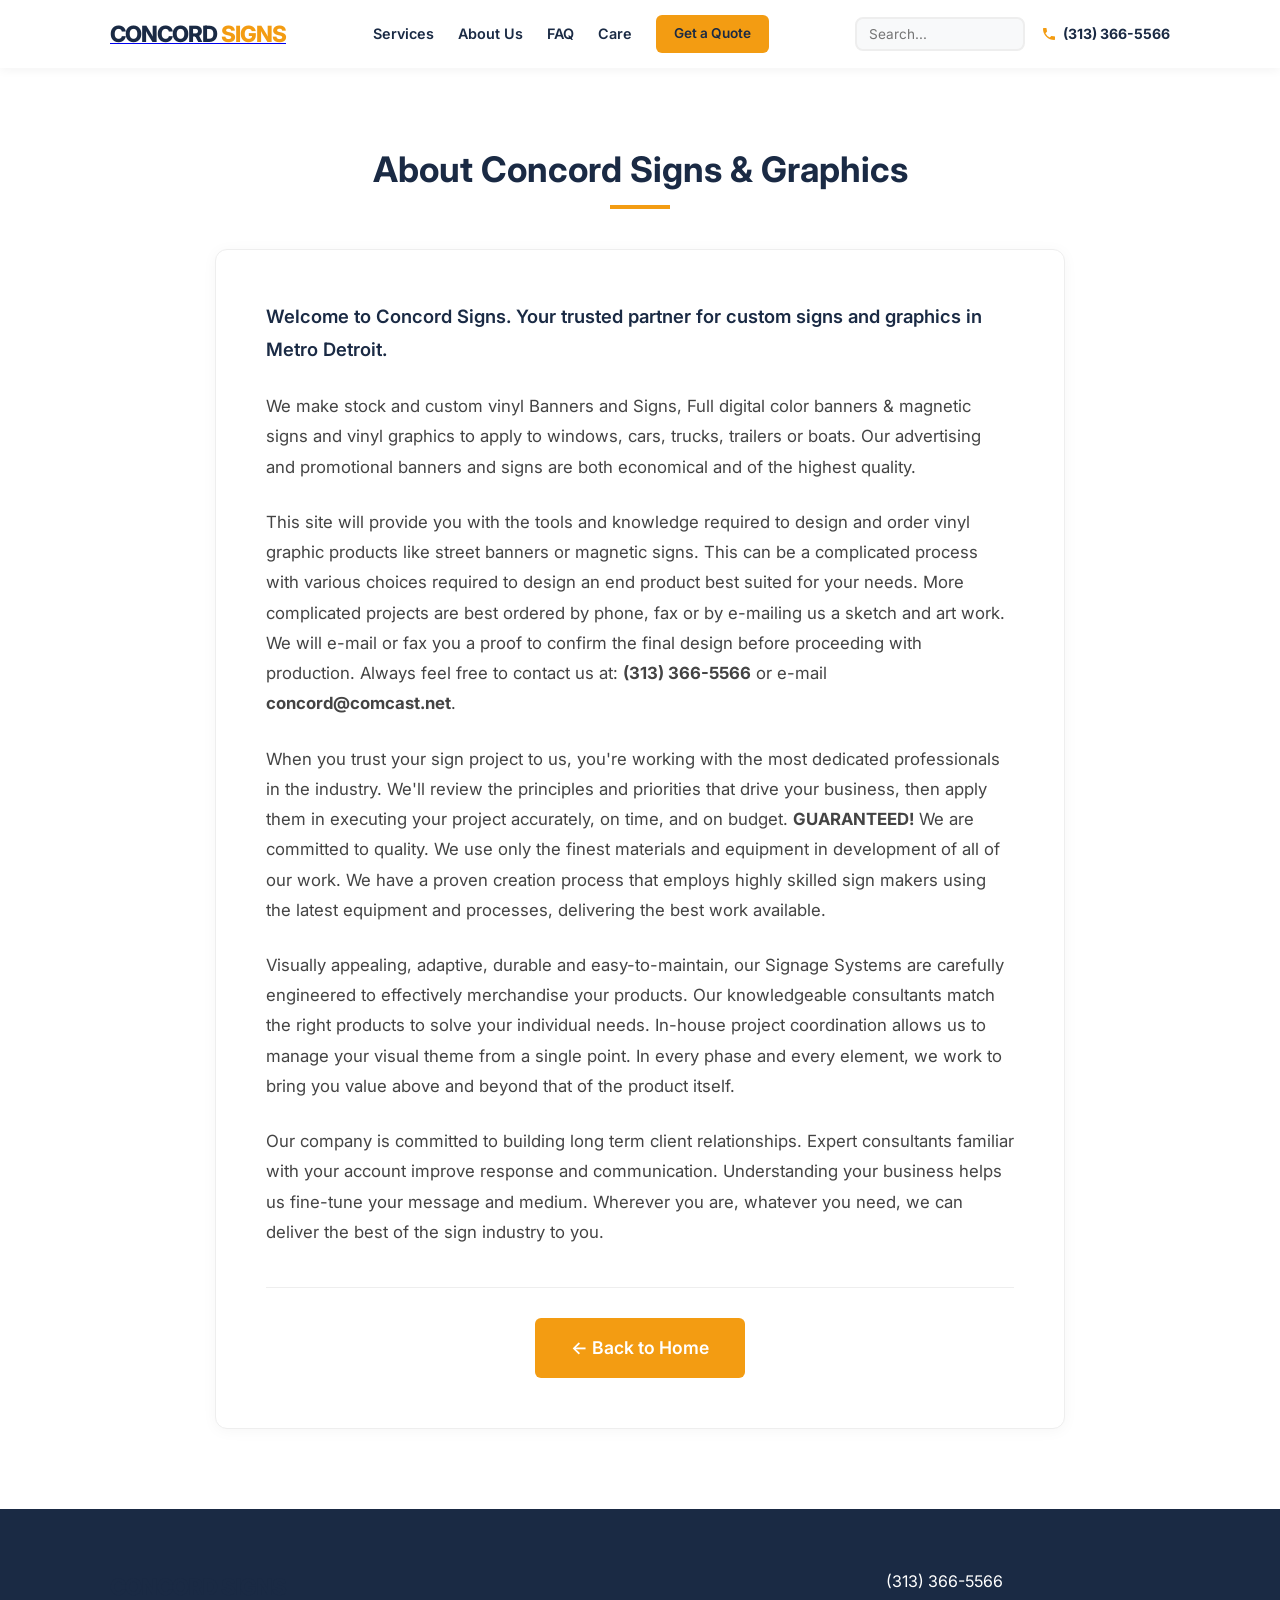
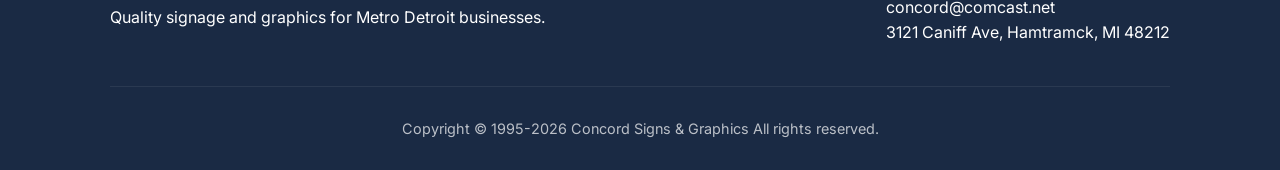
<file: Services/about.html>
<!DOCTYPE html>
<html lang="en">
<head>
    <meta charset="UTF-8">
    <meta name="viewport" content="width=device-width, initial-scale=1.0">
    <title>About Us | Concord Signs & Graphics | Detroit</title>
    <meta name="description" content="About Concord Signs & Graphics — Metro Detroit's trusted sign company. Custom banners, vehicle graphics, vinyl lettering, and more since serving Hamtramck and beyond.">
    <meta name="keywords" content="about concord signs, custom signs Detroit, sign company Hamtramck, vehicle graphics Michigan">
    
    <!-- Open Graph -->
    <meta property="og:type" content="website">
    <meta property="og:url" content="./about.html">
    <meta property="og:title" content="About Us | Concord Signs & Graphics">
    <meta property="og:description" content="Learn about Concord Signs & Graphics — Metro Detroit's trusted custom sign and graphics company.">
    <meta property="og:image" content="images/og-image.png">

    <!-- Fonts -->
    <link rel="preconnect" href="https://fonts.googleapis.com">
    <link rel="preconnect" href="https://fonts.gstatic.com" crossorigin>
    <link href="https://fonts.googleapis.com/css2?family=Inter:wght@400;600;700;800&display=swap" rel="stylesheet">
    
    <!-- CSS -->
    <link rel="stylesheet" href="../styles.css">

    <style>
        .about-page {
            padding: 80px 0;
        }

        .about-page .section-title {
            margin-bottom: 40px;
        }

        .about-content {
            max-width: 850px;
            margin: 0 auto;
            background: var(--white);
            border-radius: 12px;
            padding: 50px;
            box-shadow: 0 2px 15px rgba(0,0,0,0.04);
            border: 1px solid var(--border-color);
        }

        .about-content p {
            font-size: 1.05rem;
            line-height: 1.8;
            color: #444;
            margin-bottom: 25px;
        }

        .about-content .highlight {
            font-size: 1.15rem;
            font-weight: 600;
            color: var(--primary-color);
        }

        .about-cta {
            text-align: center;
            margin-top: 40px;
            padding-top: 30px;
            border-top: 1px solid var(--border-color);
        }

        .about-cta .btn {
            font-size: 1.1rem;
            padding: 16px 36px;
        }

        @media (max-width: 768px) {
            .about-content {
                padding: 30px 20px;
            }
            .about-content p {
                font-size: 0.95rem;
            }
        }
    </style>
</head>
<body>

    <!-- Header -->
    <header class="site-header">
        <div class="container">
            <div class="header-inner">
                <a href="../index.html" class="logo">
                    <span class="logo-text">Concord <span class="accent">Signs</span></span>
                </a>
                <nav class="main-nav">
                    <ul>
                        <li><a href="../index.html#services">Services</a></li>
                        <li><a href="about.html">About Us</a></li>
                        <li><a href="../index.html#faq">FAQ</a></li>
                        <li><a href="../index.html#care">Care</a></li>
                        <li><a href="../index.html#contact" class="btn btn-primary nav-cta">Get a Quote</a></li>
                    </ul>
                </nav>
                <div class="header-right">
                    <div class="search-wrapper">
                        <div class="search-bar">
                            <input type="text" id="search-input" placeholder="Search..." autocomplete="off">
                            <div id="search-results" class="search-results"></div>
                        </div>
                    </div>
                    <a href="tel:+13133665566" class="header-phone">
                        <svg xmlns="http://www.w3.org/2000/svg" width="16" height="16" viewBox="0 0 24 24" fill="var(--accent-color)"><path d="M6.62 10.79a15.05 15.05 0 006.59 6.59l2.2-2.2a1 1 0 011.01-.24 11.36 11.36 0 003.58.57 1 1 0 011 1V20a1 1 0 01-1 1A17 17 0 013 4a1 1 0 011-1h3.5a1 1 0 011 1 11.36 11.36 0 00.57 3.58 1 1 0 01-.25 1.01l-2.2 2.2z"/></svg>
                        (313) 366-5566
                    </a>
                </div>
                <button class="hamburger" aria-label="Toggle menu">
                    <span></span>
                    <span></span>
                    <span></span>
                </button>
            </div>
        </div>
    </header>

    <!-- About Section -->
    <section class="about-page">
        <div class="container">
            <h2 class="section-title">About Concord Signs & Graphics</h2>
            <div class="about-content">
                <p class="highlight">Welcome to Concord Signs. Your trusted partner for custom signs and graphics in Metro Detroit.</p>

                <p>We make stock and custom vinyl Banners and Signs, Full digital color banners & magnetic signs and vinyl graphics to apply to windows, cars, trucks, trailers or boats. Our advertising and promotional banners and signs are both economical and of the highest quality.</p>

                <p>This site will provide you with the tools and knowledge required to design and order vinyl graphic products like street banners or magnetic signs. This can be a complicated process with various choices required to design an end product best suited for your needs. More complicated projects are best ordered by phone, fax or by e-mailing us a sketch and art work. We will e-mail or fax you a proof to confirm the final design before proceeding with production. Always feel free to contact us at: <strong>(313) 366-5566</strong> or e-mail <strong>concord@comcast.net</strong>.</p>

                <p>When you trust your sign project to us, you're working with the most dedicated professionals in the industry. We'll review the principles and priorities that drive your business, then apply them in executing your project accurately, on time, and on budget. <strong>GUARANTEED!</strong> We are committed to quality. We use only the finest materials and equipment in development of all of our work. We have a proven creation process that employs highly skilled sign makers using the latest equipment and processes, delivering the best work available.</p>

                <p>Visually appealing, adaptive, durable and easy-to-maintain, our Signage Systems are carefully engineered to effectively merchandise your products. Our knowledgeable consultants match the right products to solve your individual needs. In-house project coordination allows us to manage your visual theme from a single point. In every phase and every element, we work to bring you value above and beyond that of the product itself.</p>

                <p>Our company is committed to building long term client relationships. Expert consultants familiar with your account improve response and communication. Understanding your business helps us fine-tune your message and medium. Wherever you are, whatever you need, we can deliver the best of the sign industry to you.</p>

                <div class="about-cta">
                    <a href="../index.html" class="btn btn-primary">← Back to Home</a>
                </div>
            </div>
        </div>
    </section>

    <!-- Footer -->
    <footer class="site-footer">
        <div class="container">
            <div class="footer-inner">
                <div class="footer-brand">
                    <span class="logo-text">Concord <span class="accent">Signs</span></span>
                    <p>Quality signage and graphics for Metro Detroit businesses.</p>
                </div>
                <div class="footer-contact">
                    <p>(313) 366-5566</p>
                    <p><a href="mailto:concord@comcast.net" style="color: inherit; text-decoration: none;">concord@comcast.net</a></p>
                    <p>3121 Caniff Ave, Hamtramck, MI 48212</p>
                </div>
            </div>
            <div class="footer-bottom">
                <p>Copyright &copy; 1995-2026 Concord Signs &amp; Graphics All rights reserved.</p>
            </div>
        </div>
    </footer>

    <!-- Sticky Mobile Call Button -->
    <a href="tel:+13133665566" class="sticky-call-btn">
        <svg xmlns="http://www.w3.org/2000/svg" width="20" height="20" viewBox="0 0 24 24" fill="currentColor"><path d="M6.62 10.79a15.05 15.05 0 006.59 6.59l2.2-2.2a1 1 0 011.01-.24 11.36 11.36 0 003.58.57 1 1 0 011 1V20a1 1 0 01-1 1A17 17 0 013 4a1 1 0 011-1h3.5a1 1 0 011 1 11.36 11.36 0 00.57 3.58 1 1 0 01-.25 1.01l-2.2 2.2z"/></svg>
        Call Now
    </a>

    <script src="../app.js"></script>
</body>
</html>
</file>
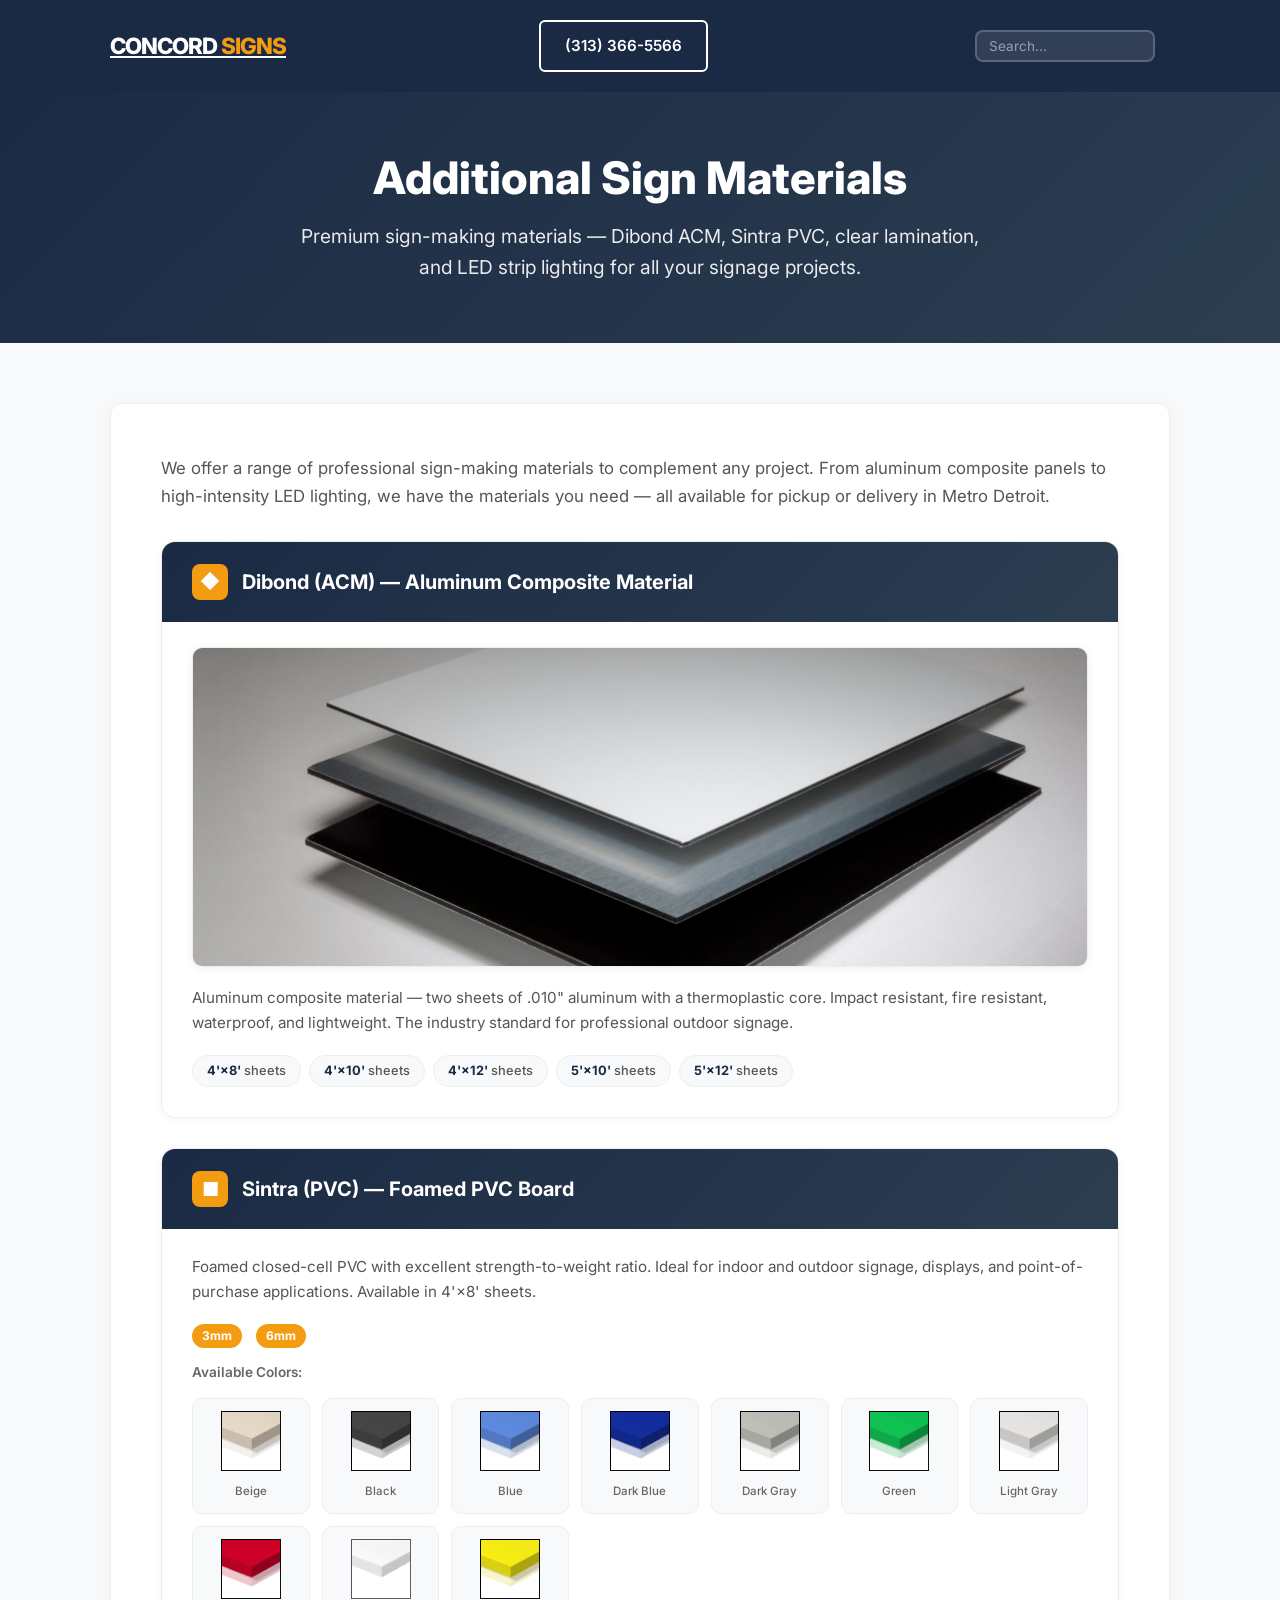
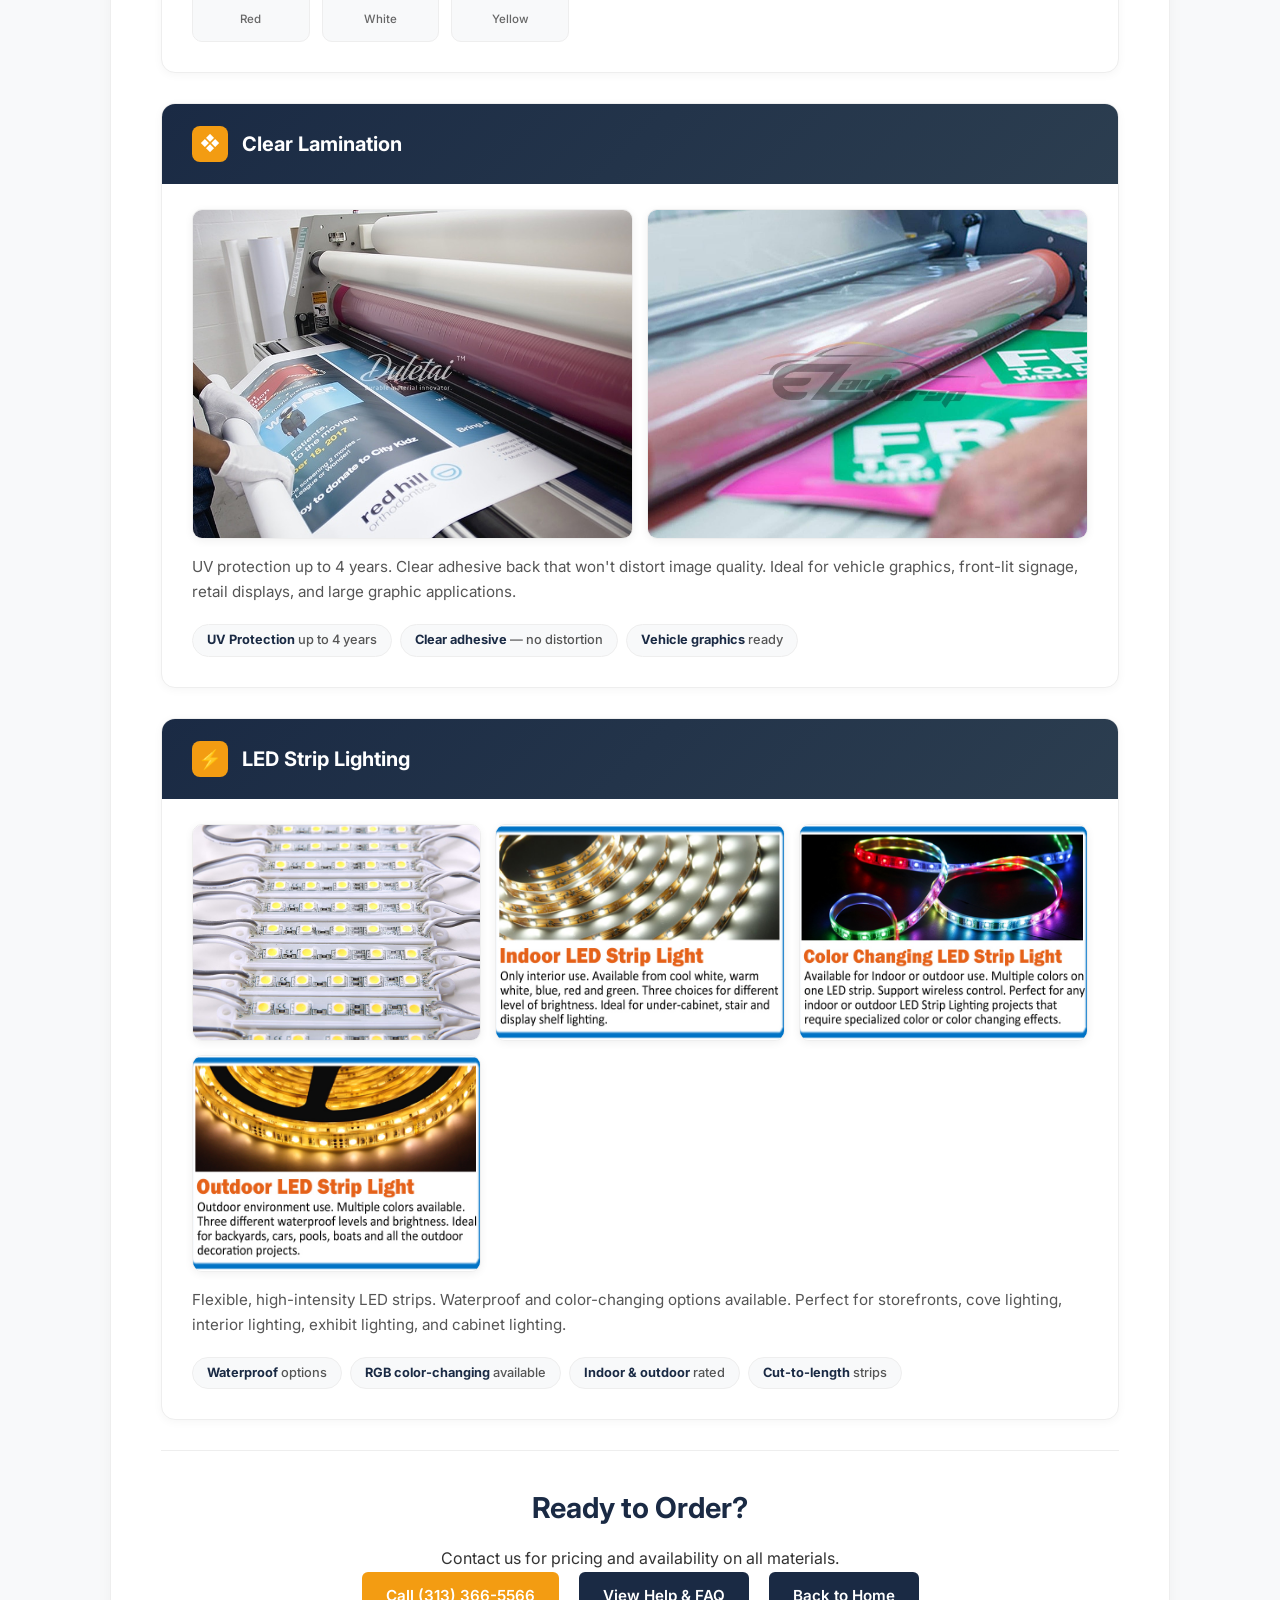
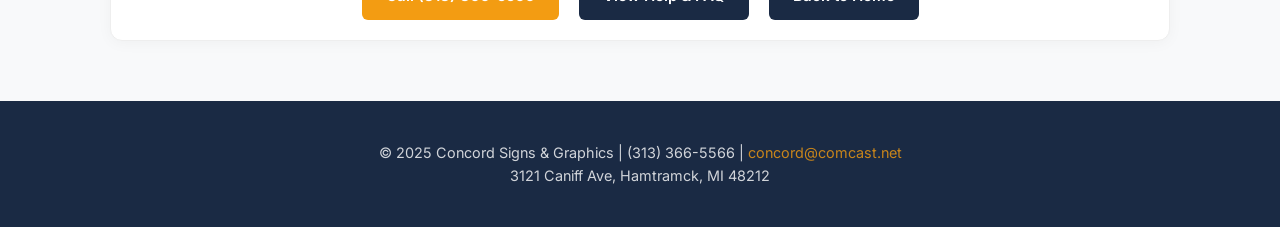
<file: Services/additional-materials.html>
<!DOCTYPE html>
<html lang="en">
<head>
    <meta charset="UTF-8">
    <meta name="viewport" content="width=device-width, initial-scale=1.0">
    <title>Additional Sign Materials | Concord Signs & Graphics | Detroit</title>
    <meta name="description" content="Dibond ACM, Sintra PVC, clear lamination, and LED strip lighting for signs in Detroit. Premium materials for professional signage projects.">
    <link rel="preconnect" href="https://fonts.googleapis.com">
    <link rel="preconnect" href="https://fonts.gstatic.com" crossorigin>
    <link href="https://fonts.googleapis.com/css2?family=Inter:wght@400;500;600;700;800&display=swap" rel="stylesheet">
    <link rel="stylesheet" href="service-page.css">
    <style>
        .material-section {
            background: var(--white);
            border-radius: 14px;
            border: 1px solid var(--border-color);
            overflow: hidden;
            margin-bottom: 30px;
            box-shadow: 0 2px 10px rgba(0,0,0,0.04);
        }
        .material-section-header {
            background: linear-gradient(135deg, var(--primary-color), #2c3e50);
            color: var(--white);
            padding: 22px 30px;
            display: flex;
            align-items: center;
            gap: 14px;
        }
        .material-section-header .mat-icon {
            width: 36px;
            height: 36px;
            background: var(--accent-color);
            border-radius: 8px;
            display: flex;
            align-items: center;
            justify-content: center;
            font-size: 1.2rem;
            flex-shrink: 0;
        }
        .material-section-header h2 {
            font-size: 1.25rem;
            font-weight: 700;
            color: var(--white);
            margin: 0;
            border: none;
            padding: 0;
        }
        .material-section-body {
            padding: 25px 30px 30px;
        }
        .material-section-body .desc {
            font-size: 0.95rem;
            color: #555;
            line-height: 1.65;
            margin-bottom: 20px;
        }
        .mat-main-img {
            width: 100%;
            border-radius: 10px;
            border: 1px solid var(--border-color);
            box-shadow: 0 2px 8px rgba(0,0,0,0.06);
            margin-bottom: 18px;
            display: block;
            max-height: 320px;
            object-fit: cover;
        }
        .color-swatch-grid {
            display: grid;
            grid-template-columns: repeat(auto-fill, minmax(110px, 1fr));
            gap: 12px;
            margin-top: 15px;
        }
        .color-swatch {
            background: var(--light-gray);
            border-radius: 10px;
            border: 1px solid var(--border-color);
            padding: 12px 10px 10px;
            text-align: center;
            transition: transform 0.2s ease, box-shadow 0.2s ease;
        }
        .color-swatch:hover {
            transform: translateY(-2px);
            box-shadow: 0 4px 12px rgba(0,0,0,0.08);
        }
        .color-swatch img {
            width: 100%;
            height: 60px;
            object-fit: contain;
            border-radius: 4px;
            display: block;
            margin-bottom: 6px;
        }
        .color-swatch .swatch-label {
            font-size: 0.72rem;
            color: #666;
            font-weight: 500;
            line-height: 1.2;
        }
        .mat-image-grid {
            display: grid;
            grid-template-columns: repeat(auto-fit, minmax(220px, 1fr));
            gap: 14px;
            margin-bottom: 15px;
        }
        .mat-image-grid img {
            width: 100%;
            aspect-ratio: 4/3;
            object-fit: cover;
            border-radius: 10px;
            border: 1px solid var(--border-color);
            box-shadow: 0 2px 8px rgba(0,0,0,0.06);
            transition: transform 0.25s ease, box-shadow 0.25s ease;
        }
        .mat-image-grid img:hover {
            transform: scale(1.02);
            box-shadow: 0 6px 20px rgba(0,0,0,0.10);
        }
        .specs-list {
            list-style: none;
            padding: 0;
            margin: 12px 0 0;
            display: flex;
            flex-wrap: wrap;
            gap: 8px;
        }
        .specs-list li {
            background: var(--light-gray);
            border: 1px solid var(--border-color);
            border-radius: 20px;
            padding: 5px 14px;
            font-size: 0.8rem;
            color: #555;
            font-weight: 500;
        }
        .specs-list li strong {
            color: var(--primary-color);
        }
        .thickness-badge {
            display: inline-block;
            background: var(--accent-color);
            color: var(--white);
            font-size: 0.75rem;
            font-weight: 700;
            padding: 2px 10px;
            border-radius: 12px;
            margin-right: 4px;
        }
        @media (max-width: 768px) {
            .material-section-header { padding: 16px 18px; }
            .material-section-body { padding: 18px; }
            .mat-image-grid { grid-template-columns: 1fr; }
            .color-swatch-grid { grid-template-columns: repeat(auto-fill, minmax(80px, 1fr)); }
        }
    </style>
</head>
<body>
    <header class="service-header">
        <div class="container">
            <a href="../index.html" class="logo-text">Concord <span class="accent">Signs</span></a>
            <a href="tel:+13133665566" class="btn btn-outline">(313) 366-5566</a>
<div class="search-wrapper"><div class="search-bar"><input type="text" id="search-input" placeholder="Search..." autocomplete="off"><div id="search-results" class="search-results"></div></div></div>
        </div>
    </header>
    <section class="service-hero">
        <div class="container">
            <h1>Additional Sign Materials</h1>
            <p class="subtitle">Premium sign-making materials — Dibond ACM, Sintra PVC, clear lamination, and LED strip lighting for all your signage projects.</p>
        </div>
    </section>
    <main class="service-main">
        <div class="container">
            <div class="service-content" style="padding-bottom:20px;">
                <p class="service-desc">We offer a range of professional sign-making materials to complement any project. From aluminum composite panels to high-intensity LED lighting, we have the materials you need — all available for pickup or delivery in Metro Detroit.</p>

                <div class="material-section" id="dibond">
                    <div class="material-section-header">
                        <div class="mat-icon">&#9670;</div>
                        <h2>Dibond (ACM) — Aluminum Composite Material</h2>
                    </div>
                    <div class="material-section-body">
                        <img src="../images/Aluminum-Composite-Materials-Product-Photo.jpg" alt="Dibond ACM Panel" class="mat-main-img">
                        <p class="desc">Aluminum composite material — two sheets of .010" aluminum with a thermoplastic core. Impact resistant, fire resistant, waterproof, and lightweight. The industry standard for professional outdoor signage.</p>
                        <ul class="specs-list">
                            <li><strong>4'×8'</strong> sheets</li>
                            <li><strong>4'×10'</strong> sheets</li>
                            <li><strong>4'×12'</strong> sheets</li>
                            <li><strong>5'×10'</strong> sheets</li>
                            <li><strong>5'×12'</strong> sheets</li>
                        </ul>
                    </div>
                </div>

                <div class="material-section" id="sintra">
                    <div class="material-section-header">
                        <div class="mat-icon">&#9632;</div>
                        <h2>Sintra (PVC) — Foamed PVC Board</h2>
                    </div>
                    <div class="material-section-body">
                        <p class="desc">Foamed closed-cell PVC with excellent strength-to-weight ratio. Ideal for indoor and outdoor signage, displays, and point-of-purchase applications. Available in 4'×8' sheets.</p>
                        <div style="display:flex;gap:10px;flex-wrap:wrap;margin-bottom:14px;">
                            <span class="thickness-badge">3mm</span>
                            <span class="thickness-badge">6mm</span>
                        </div>
                        <p style="font-size:0.85rem;color:#666;margin-bottom:10px;font-weight:600;">Available Colors:</p>
                        <div class="color-swatch-grid">
                            <div class="color-swatch"><img src="../images/sintra-1.gif" alt="Beige"><span class="swatch-label">Beige</span></div>
                            <div class="color-swatch"><img src="../images/sintra-2.gif" alt="Black"><span class="swatch-label">Black</span></div>
                            <div class="color-swatch"><img src="../images/sintra-3.gif" alt="Blue"><span class="swatch-label">Blue</span></div>
                            <div class="color-swatch"><img src="../images/sintra-4.gif" alt="Dark Blue"><span class="swatch-label">Dark Blue</span></div>
                            <div class="color-swatch"><img src="../images/sintra-5.gif" alt="Dark Gray"><span class="swatch-label">Dark Gray</span></div>
                            <div class="color-swatch"><img src="../images/sintra-6.gif" alt="Green"><span class="swatch-label">Green</span></div>
                            <div class="color-swatch"><img src="../images/sintra-7.gif" alt="Light Gray"><span class="swatch-label">Light Gray</span></div>
                            <div class="color-swatch"><img src="../images/sintra-8.gif" alt="Red"><span class="swatch-label">Red</span></div>
                            <div class="color-swatch"><img src="../images/sintra-9.gif" alt="White"><span class="swatch-label">White</span></div>
                            <div class="color-swatch"><img src="../images/sintra-10.gif" alt="Yellow"><span class="swatch-label">Yellow</span></div>
                        </div>
                    </div>
                </div>

                <div class="material-section" id="lamination">
                    <div class="material-section-header">
                        <div class="mat-icon">&#10070;</div>
                        <h2>Clear Lamination</h2>
                    </div>
                    <div class="material-section-body">
                        <div class="mat-image-grid">
                            <img src="../images/lam-1.jpg" alt="Clear Lamination application">
                            <img src="../images/lam-2.jpg" alt="Clear Lamination detail">
                        </div>
                        <p class="desc">UV protection up to 4 years. Clear adhesive back that won't distort image quality. Ideal for vehicle graphics, front-lit signage, retail displays, and large graphic applications.</p>
                        <ul class="specs-list">
                            <li><strong>UV Protection</strong> up to 4 years</li>
                            <li><strong>Clear adhesive</strong> — no distortion</li>
                            <li><strong>Vehicle graphics</strong> ready</li>
                        </ul>
                    </div>
                </div>

                <div class="material-section" id="led-lighting">
                    <div class="material-section-header">
                        <div class="mat-icon">&#9889;</div>
                        <h2>LED Strip Lighting</h2>
                    </div>
                    <div class="material-section-body">
                        <div class="mat-image-grid">
                            <img src="../images/led-1.jpg" alt="LED Modules">
                            <img src="../images/led-2.jpg" alt="Indoor LED Strip">
                            <img src="../images/led-3.jpg" alt="RGB Color Changing LED Strip">
                            <img src="../images/led-4.jpg" alt="Outdoor Waterproof LED Strip">
                        </div>
                        <p class="desc">Flexible, high-intensity LED strips. Waterproof and color-changing options available. Perfect for storefronts, cove lighting, interior lighting, exhibit lighting, and cabinet lighting.</p>
                        <ul class="specs-list">
                            <li><strong>Waterproof</strong> options</li>
                            <li><strong>RGB color-changing</strong> available</li>
                            <li><strong>Indoor &amp; outdoor</strong> rated</li>
                            <li><strong>Cut-to-length</strong> strips</li>
                        </ul>
                    </div>
                </div>

                <div class="cta-section" style="margin-top:10px;">
                    <h2>Ready to Order?</h2>
                    <p>Contact us for pricing and availability on all materials.</p>
                    <div class="cta-buttons">
                        <a href="tel:+13133665566" class="btn btn-primary">Call (313) 366-5566</a>
                        <a href="../index.html#faq" class="btn btn-secondary">View Help & FAQ</a>
                        <a href="../index.html" class="btn btn-secondary">Back to Home</a>
                    </div>
                </div>
            </div>
        </div>
    </main>
    <footer class="service-footer">
        <div class="container">
            <p>&copy; 2025 Concord Signs & Graphics | (313) 366-5566 | <a href="mailto:concord@comcast.net">concord@comcast.net</a></p>
            <p>3121 Caniff Ave, Hamtramck, MI 48212</p>
        </div>
    </footer>
    <a href="tel:+13133665566" class="sticky-call-btn">
        <svg xmlns="http://www.w3.org/2000/svg" width="20" height="20" viewBox="0 0 24 24" fill="currentColor"><path d="M6.62 10.79a15.05 15.05 0 006.59 6.59l2.2-2.2a1 1 0 011.01-.24 11.36 11.36 0 003.58.57 1 1 0 011 1V20a1 1 0 01-1 1A17 17 0 013 4a1 1 0 011-1h3.5a1 1 0 011 1 11.36 11.36 0 00.57 3.58 1 1 0 01-.25 1.01l-2.2 2.2z"/></svg>
        Call Now
    </a>
<script src="../app.js"></script></body>
</html>
</file>
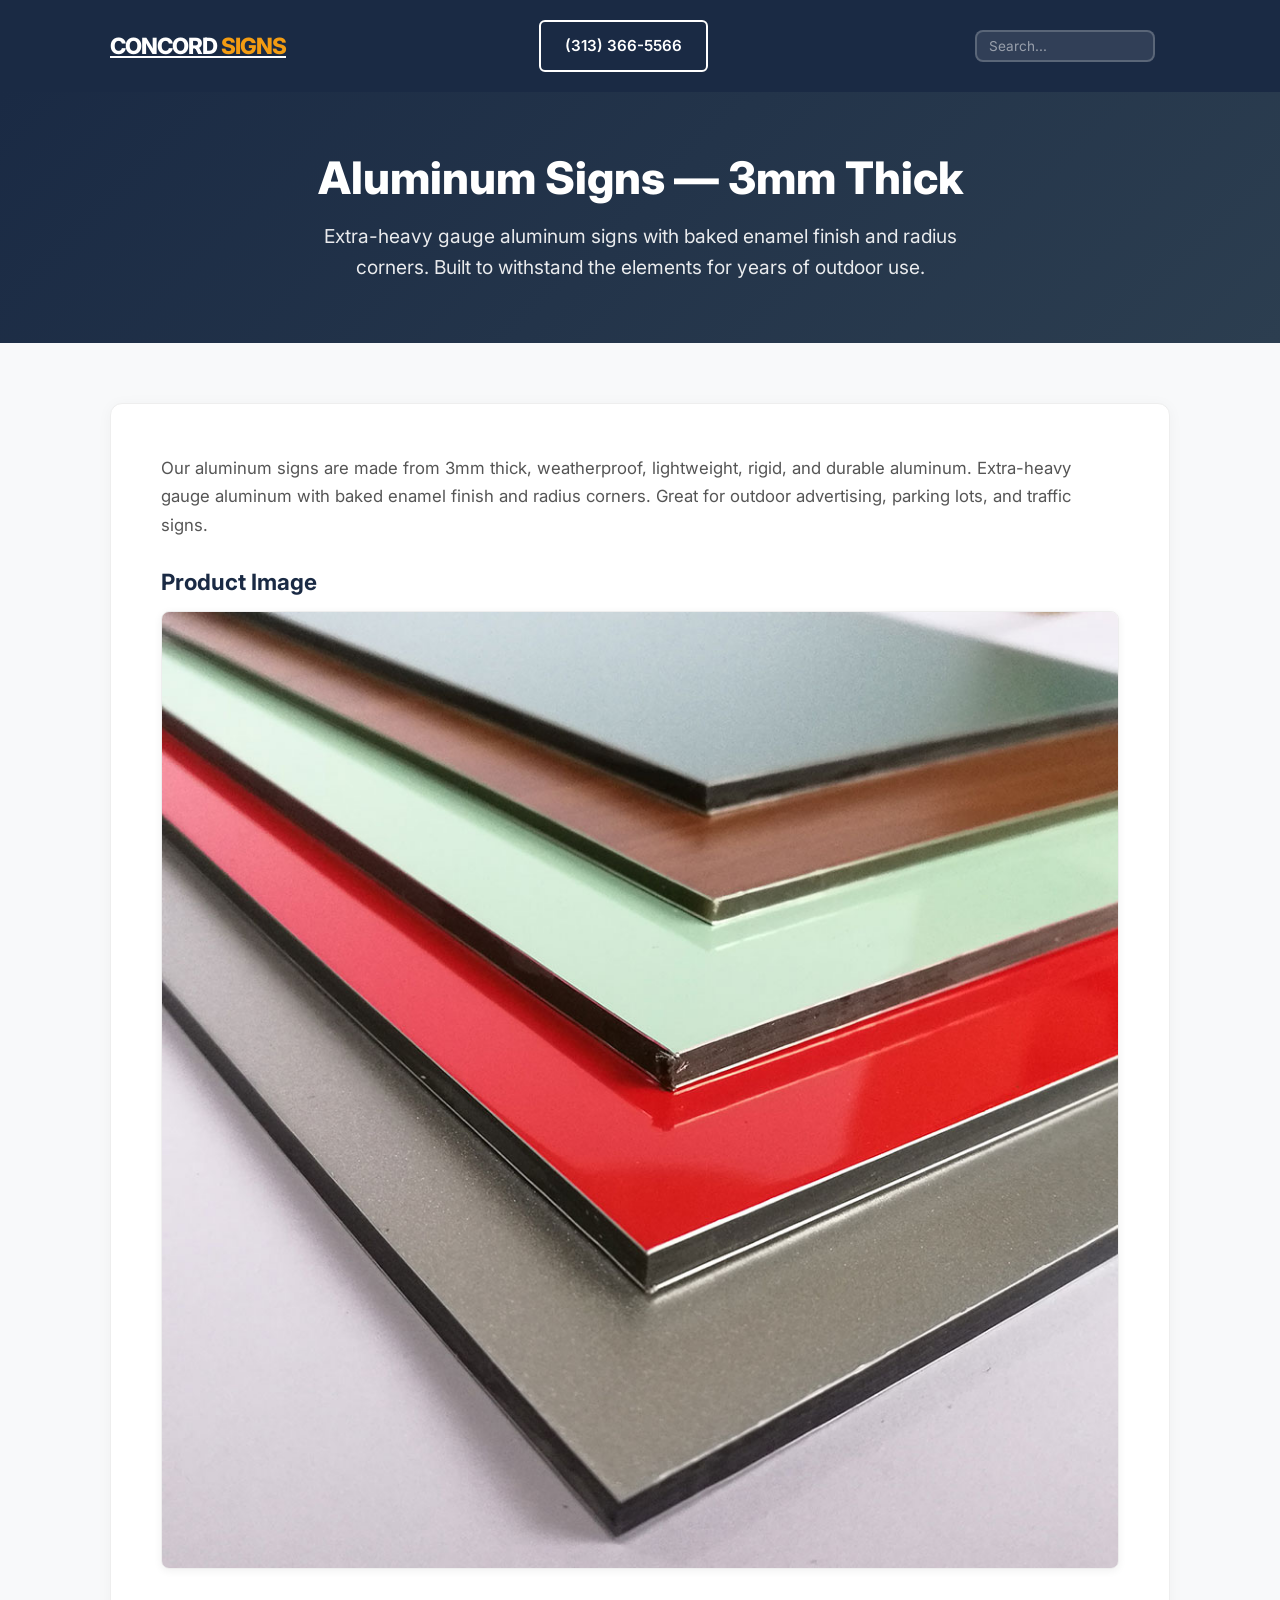
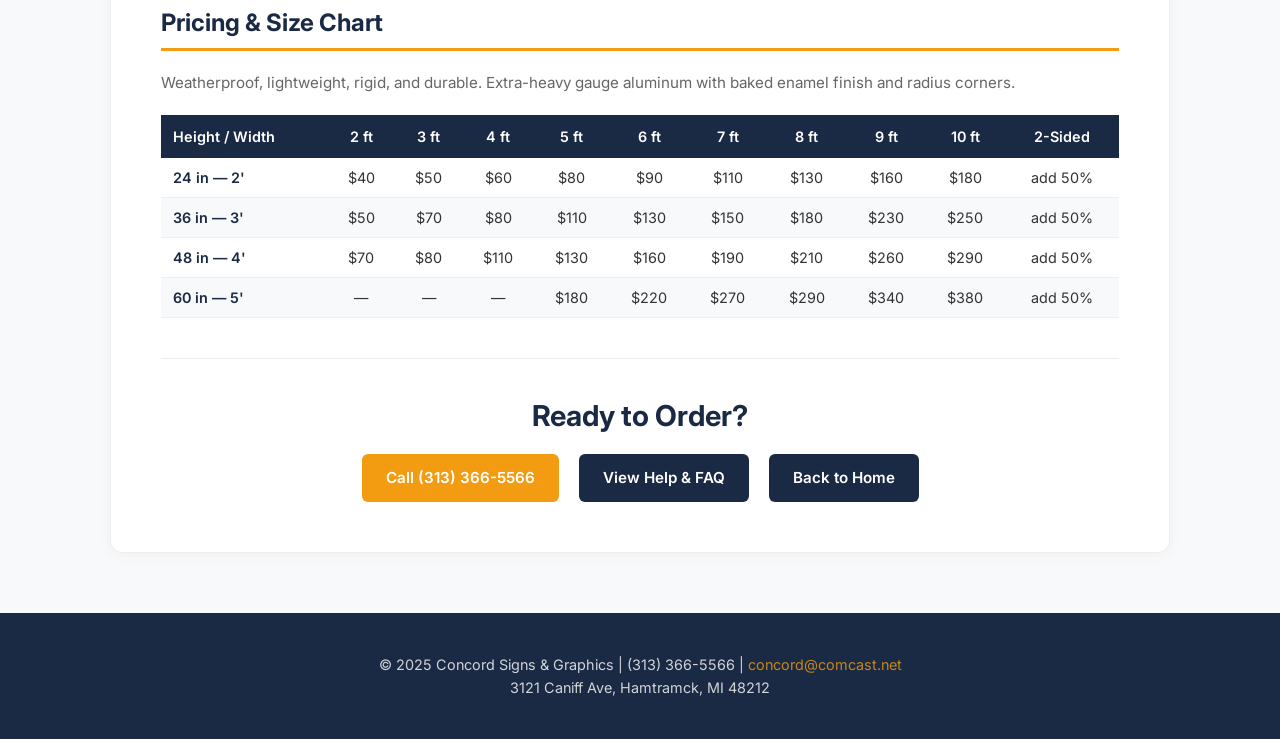
<file: Services/aluminum-signs.html>
<!DOCTYPE html>
<html lang="en">
<head>
    <meta charset="UTF-8">
    <meta name="viewport" content="width=device-width, initial-scale=1.0">
    <title>Aluminum Signs — 3mm Thick | Concord Signs & Graphics | Detroit</title>
    <meta name="description" content="Durable aluminum signs in Detroit. 3mm thick, weatherproof, extra-heavy gauge with baked enamel finish. Perfect for outdoor advertising and traffic signs.">
    <link rel="preconnect" href="https://fonts.googleapis.com">
    <link rel="preconnect" href="https://fonts.gstatic.com" crossorigin>
    <link href="https://fonts.googleapis.com/css2?family=Inter:wght@400;600;700;800&display=swap" rel="stylesheet">
    <link rel="stylesheet" href="service-page.css">
</head>
<body>
    <header class="service-header">
        <div class="container">
            <a href="../index.html" class="logo-text">Concord <span class="accent">Signs</span></a>
            <a href="tel:+13133665566" class="btn btn-outline">(313) 366-5566</a>
<div class="search-wrapper"><div class="search-bar"><input type="text" id="search-input" placeholder="Search..." autocomplete="off"><div id="search-results" class="search-results"></div></div></div>
        </div>
    </header>

    <section class="service-hero">
        <div class="container">
            <h1>Aluminum Signs — 3mm Thick</h1>
            <p class="subtitle">Extra-heavy gauge aluminum signs with baked enamel finish and radius corners. Built to withstand the elements for years of outdoor use.</p>
        </div>
    </section>

    <main class="service-main">
        <div class="container">
            <div class="service-content">
                <p class="service-desc">Our aluminum signs are made from 3mm thick, weatherproof, lightweight, rigid, and durable aluminum. Extra-heavy gauge aluminum with baked enamel finish and radius corners. Great for outdoor advertising, parking lots, and traffic signs.</p>

                <div class="image-section">
                    <h2>Product Image</h2>
                    <div class="image-grid">
                        <img src="../images/aluminum.jpg" alt="Aluminum Sign">
                    </div>
                </div>

                <div class="pricing-section">
                    <h2>Pricing & Size Chart</h2>
                    <p class="pricing-desc">Weatherproof, lightweight, rigid, and durable. Extra-heavy gauge aluminum with baked enamel finish and radius corners.</p>
                    <div class="table-wrap">
                        <table class="price-table">
                            <thead>
                                <tr><th>Height / Width</th><th>2 ft</th><th>3 ft</th><th>4 ft</th><th>5 ft</th><th>6 ft</th><th>7 ft</th><th>8 ft</th><th>9 ft</th><th>10 ft</th><th>2-Sided</th></tr>
                            </thead>
                            <tbody>
                                <tr><td>24 in — 2'</td><td>$40</td><td>$50</td><td>$60</td><td>$80</td><td>$90</td><td>$110</td><td>$130</td><td>$160</td><td>$180</td><td>add 50%</td></tr>
                                <tr><td>36 in — 3'</td><td>$50</td><td>$70</td><td>$80</td><td>$110</td><td>$130</td><td>$150</td><td>$180</td><td>$230</td><td>$250</td><td>add 50%</td></tr>
                                <tr><td>48 in — 4'</td><td>$70</td><td>$80</td><td>$110</td><td>$130</td><td>$160</td><td>$190</td><td>$210</td><td>$260</td><td>$290</td><td>add 50%</td></tr>
                                <tr><td>60 in — 5'</td><td>—</td><td>—</td><td>—</td><td>$180</td><td>$220</td><td>$270</td><td>$290</td><td>$340</td><td>$380</td><td>add 50%</td></tr>
                            </tbody>
                        </table>
                    </div>
                </div>

                <div class="cta-section">
                    <h2>Ready to Order?</h2>
                    <div class="cta-buttons">
                        <a href="tel:+13133665566" class="btn btn-primary">Call (313) 366-5566</a>
                        <a href="../index.html#faq" class="btn btn-secondary">View Help & FAQ</a>
                        <a href="../index.html" class="btn btn-secondary">Back to Home</a>
                    </div>
                </div>
            </div>
        </div>
    </main>

    <footer class="service-footer">
        <div class="container">
            <p>&copy; 2025 Concord Signs & Graphics | (313) 366-5566 | <a href="mailto:concord@comcast.net">concord@comcast.net</a></p>
            <p>3121 Caniff Ave, Hamtramck, MI 48212</p>
        </div>
    </footer>

    <a href="tel:+13133665566" class="sticky-call-btn">
        <svg xmlns="http://www.w3.org/2000/svg" width="20" height="20" viewBox="0 0 24 24" fill="currentColor"><path d="M6.62 10.79a15.05 15.05 0 006.59 6.59l2.2-2.2a1 1 0 011.01-.24 11.36 11.36 0 003.58.57 1 1 0 011 1V20a1 1 0 01-1 1A17 17 0 013 4a1 1 0 011-1h3.5a1 1 0 011 1 11.36 11.36 0 00.57 3.58 1 1 0 01-.25 1.01l-2.2 2.2z"/></svg>
        Call Now
    </a>
<script src="../app.js"></script></body>
</html>
</file>
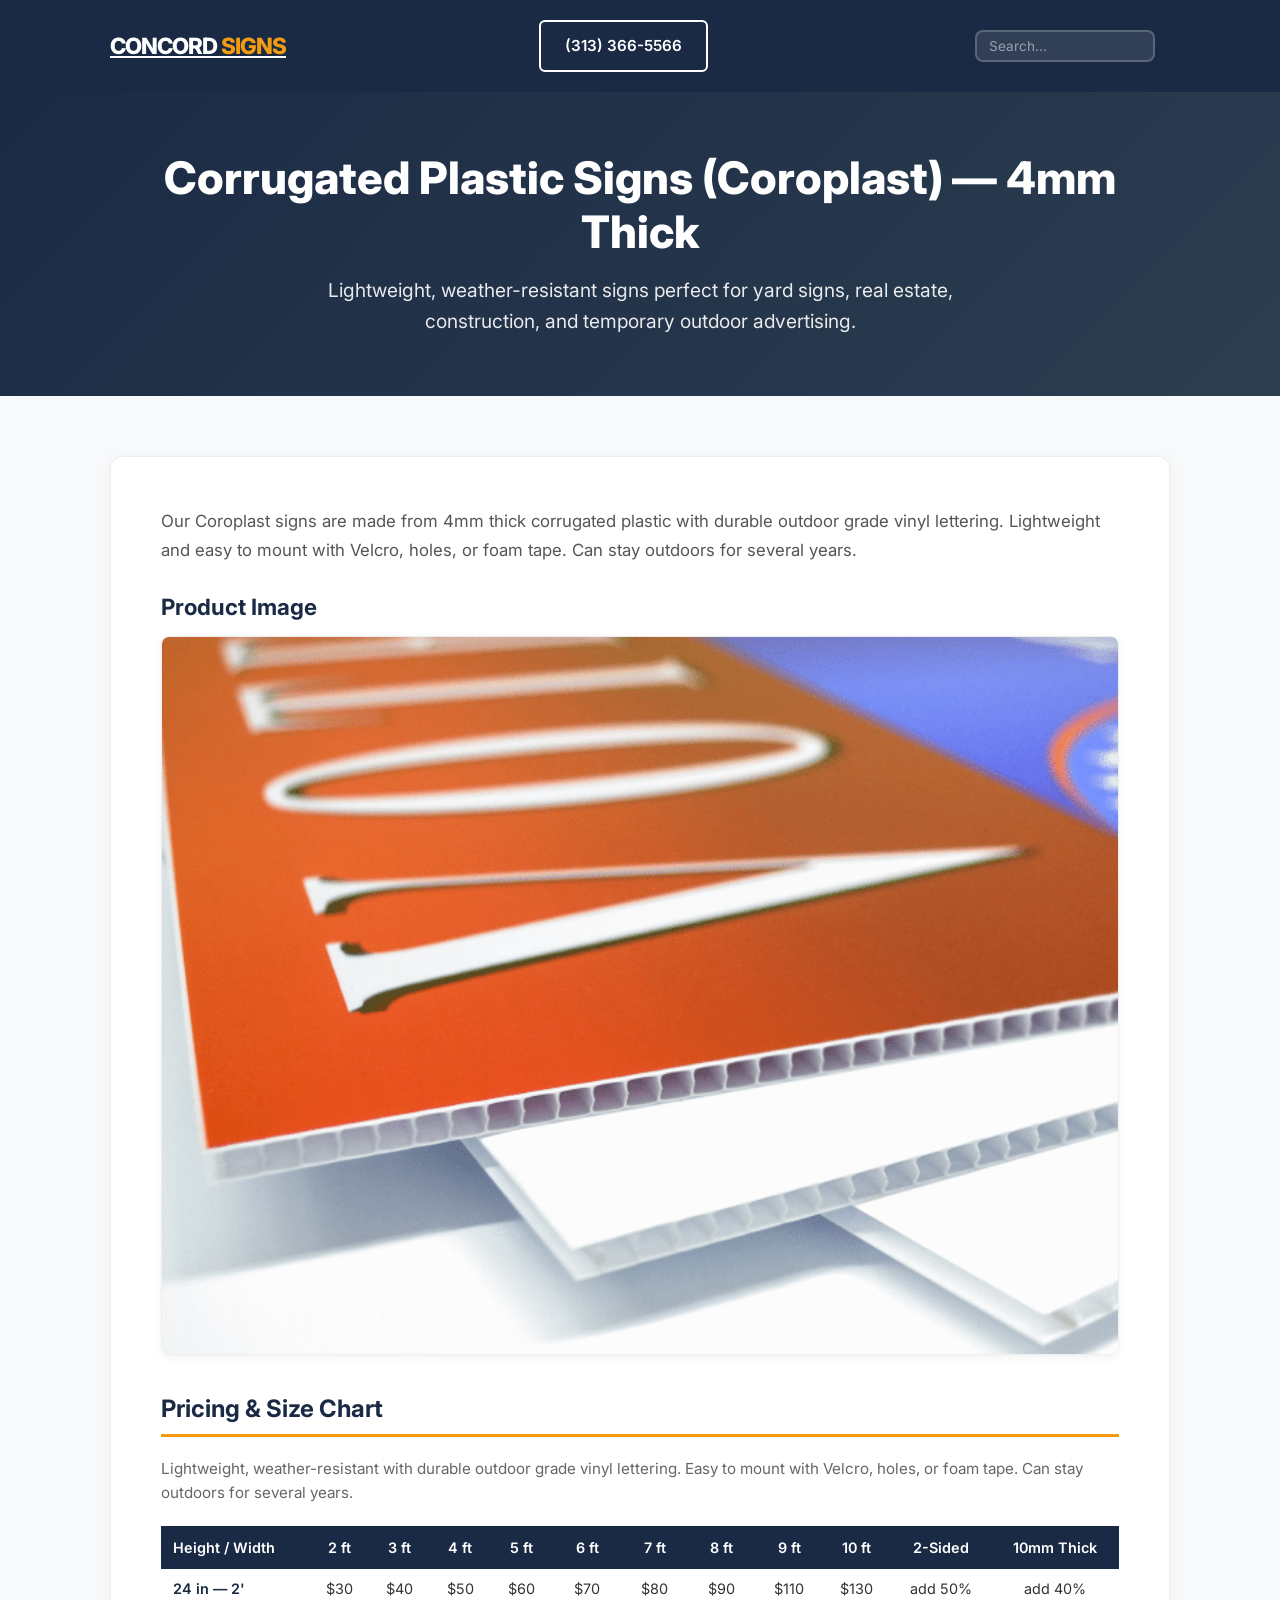
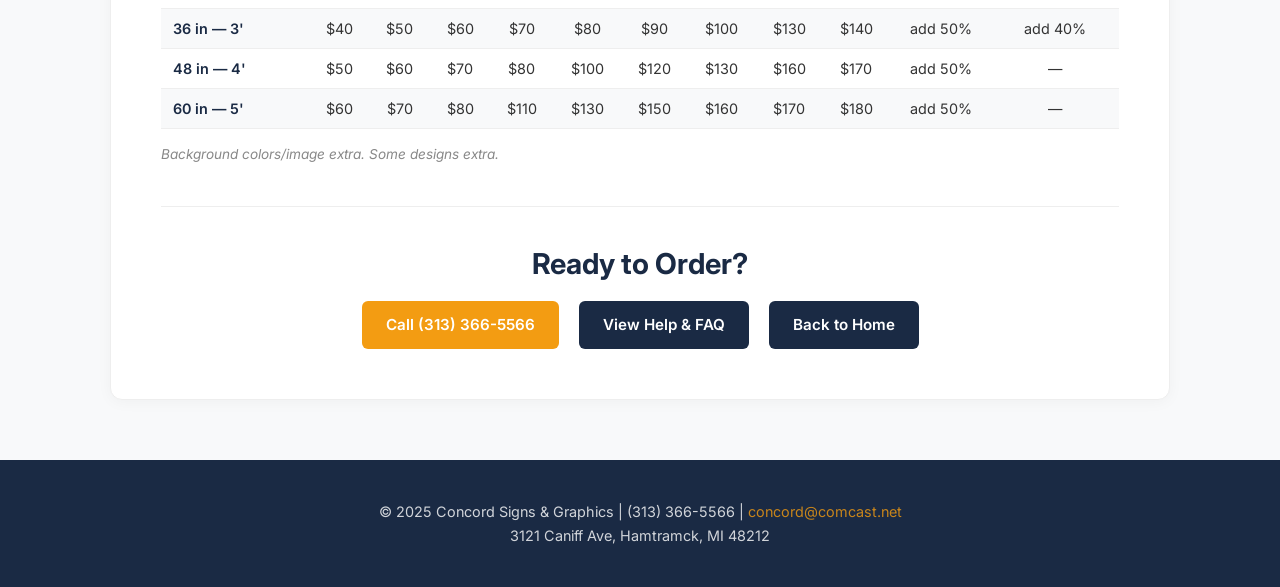
<file: Services/coroplast.html>
<!DOCTYPE html>
<html lang="en">
<head>
    <meta charset="UTF-8">
    <meta name="viewport" content="width=device-width, initial-scale=1.0">
    <title>Corrugated Plastic Signs (Coroplast) — 4mm | Concord Signs & Graphics</title>
    <meta name="description" content="Coroplast yard signs in Detroit. 4mm thick, weather-resistant, lightweight. Perfect for real estate, events, and advertising. Get a free quote.">
    <link rel="preconnect" href="https://fonts.googleapis.com">
    <link rel="preconnect" href="https://fonts.gstatic.com" crossorigin>
    <link href="https://fonts.googleapis.com/css2?family=Inter:wght@400;600;700;800&display=swap" rel="stylesheet">
    <link rel="stylesheet" href="service-page.css">
</head>
<body>
    <header class="service-header">
        <div class="container">
            <a href="../index.html" class="logo-text">Concord <span class="accent">Signs</span></a>
            <a href="tel:+13133665566" class="btn btn-outline">(313) 366-5566</a>
<div class="search-wrapper"><div class="search-bar"><input type="text" id="search-input" placeholder="Search..." autocomplete="off"><div id="search-results" class="search-results"></div></div></div>
        </div>
    </header>

    <section class="service-hero">
        <div class="container">
            <h1>Corrugated Plastic Signs (Coroplast) — 4mm Thick</h1>
            <p class="subtitle">Lightweight, weather-resistant signs perfect for yard signs, real estate, construction, and temporary outdoor advertising.</p>
        </div>
    </section>

    <main class="service-main">
        <div class="container">
            <div class="service-content">
                <p class="service-desc">Our Coroplast signs are made from 4mm thick corrugated plastic with durable outdoor grade vinyl lettering. Lightweight and easy to mount with Velcro, holes, or foam tape. Can stay outdoors for several years.</p>

                <div class="image-section">
                    <h2>Product Image</h2>
                    <div class="image-grid">
                        <img src="../images/coroplast.png" alt="Coroplast Corrugated Plastic Sign">
                    </div>
                </div>

                <div class="pricing-section">
                    <h2>Pricing & Size Chart</h2>
                    <p class="pricing-desc">Lightweight, weather-resistant with durable outdoor grade vinyl lettering. Easy to mount with Velcro, holes, or foam tape. Can stay outdoors for several years.</p>
                    <div class="table-wrap">
                        <table class="price-table">
                            <thead>
                                <tr><th>Height / Width</th><th>2 ft</th><th>3 ft</th><th>4 ft</th><th>5 ft</th><th>6 ft</th><th>7 ft</th><th>8 ft</th><th>9 ft</th><th>10 ft</th><th>2-Sided</th><th>10mm Thick</th></tr>
                            </thead>
                            <tbody>
                                <tr><td>24 in — 2'</td><td>$30</td><td>$40</td><td>$50</td><td>$60</td><td>$70</td><td>$80</td><td>$90</td><td>$110</td><td>$130</td><td>add 50%</td><td>add 40%</td></tr>
                                <tr><td>36 in — 3'</td><td>$40</td><td>$50</td><td>$60</td><td>$70</td><td>$80</td><td>$90</td><td>$100</td><td>$130</td><td>$140</td><td>add 50%</td><td>add 40%</td></tr>
                                <tr><td>48 in — 4'</td><td>$50</td><td>$60</td><td>$70</td><td>$80</td><td>$100</td><td>$120</td><td>$130</td><td>$160</td><td>$170</td><td>add 50%</td><td>—</td></tr>
                                <tr><td>60 in — 5'</td><td>$60</td><td>$70</td><td>$80</td><td>$110</td><td>$130</td><td>$150</td><td>$160</td><td>$170</td><td>$180</td><td>add 50%</td><td>—</td></tr>
                            </tbody>
                        </table>
                    </div>
                    <p class="table-note">Background colors/image extra. Some designs extra.</p>
                </div>

                <div class="cta-section">
                    <h2>Ready to Order?</h2>
                    <div class="cta-buttons">
                        <a href="tel:+13133665566" class="btn btn-primary">Call (313) 366-5566</a>
                        <a href="../index.html#faq" class="btn btn-secondary">View Help & FAQ</a>
                        <a href="../index.html" class="btn btn-secondary">Back to Home</a>
                    </div>
                </div>
            </div>
        </div>
    </main>

    <footer class="service-footer">
        <div class="container">
            <p>&copy; 2025 Concord Signs & Graphics | (313) 366-5566 | <a href="mailto:concord@comcast.net">concord@comcast.net</a></p>
            <p>3121 Caniff Ave, Hamtramck, MI 48212</p>
        </div>
    </footer>

    <a href="tel:+13133665566" class="sticky-call-btn">
        <svg xmlns="http://www.w3.org/2000/svg" width="20" height="20" viewBox="0 0 24 24" fill="currentColor"><path d="M6.62 10.79a15.05 15.05 0 006.59 6.59l2.2-2.2a1 1 0 011.01-.24 11.36 11.36 0 003.58.57 1 1 0 011 1V20a1 1 0 01-1 1A17 17 0 013 4a1 1 0 011-1h3.5a1 1 0 011 1 11.36 11.36 0 00.57 3.58 1 1 0 01-.25 1.01l-2.2 2.2z"/></svg>
        Call Now
    </a>
<script src="../app.js"></script></body>
</html>
</file>
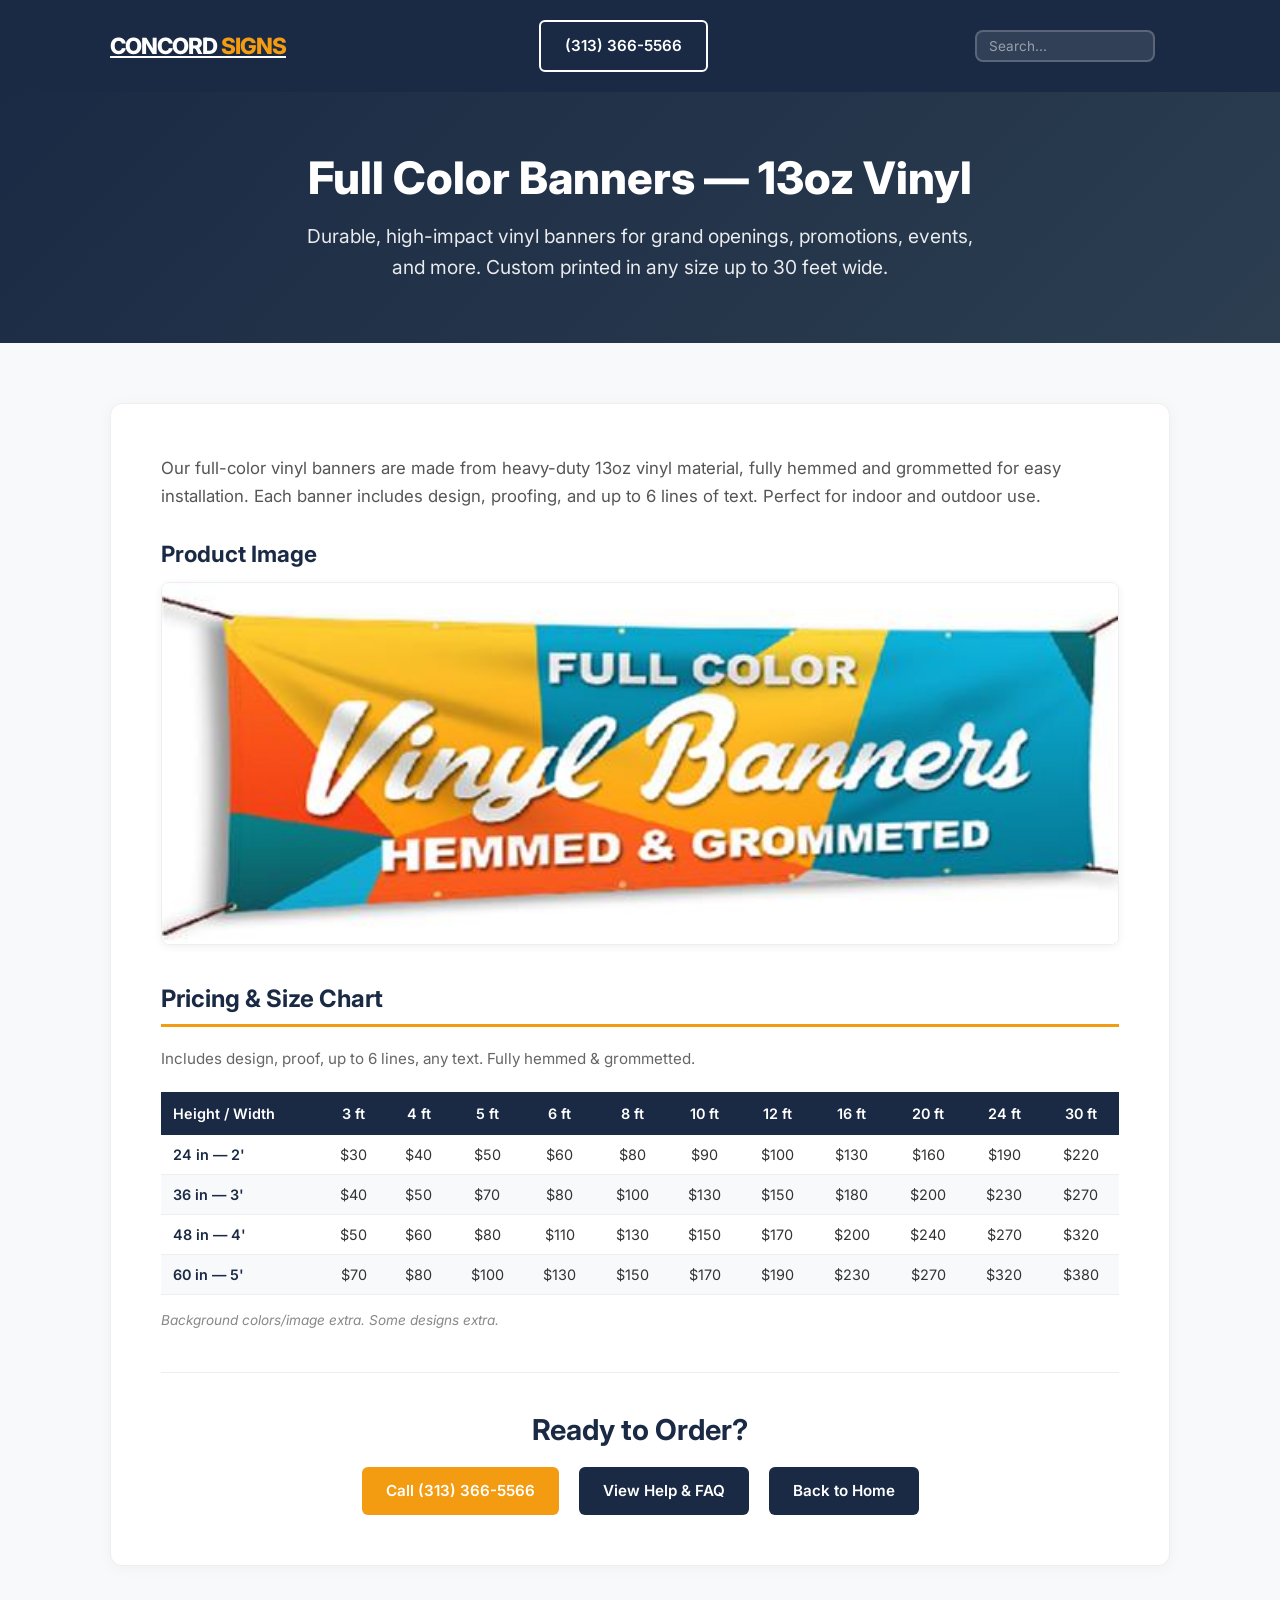
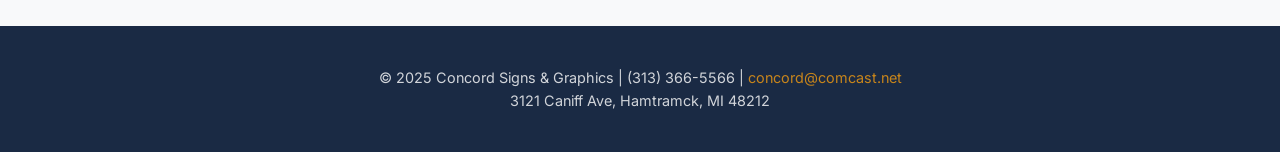
<file: Services/full-color-banners.html>
<!DOCTYPE html>
<html lang="en">
<head>
    <meta charset="UTF-8">
    <meta name="viewport" content="width=device-width, initial-scale=1.0">
    <title>Full Color Banners — 13oz Vinyl | Concord Signs & Graphics | Detroit</title>
    <meta name="description" content="Full color vinyl banners in Detroit. 13oz vinyl, fully hemmed & grommetted. Custom sizes up to 30ft wide. Get a free quote for your business banners.">
    <link rel="preconnect" href="https://fonts.googleapis.com">
    <link rel="preconnect" href="https://fonts.gstatic.com" crossorigin>
    <link href="https://fonts.googleapis.com/css2?family=Inter:wght@400;600;700;800&display=swap" rel="stylesheet">
    <link rel="stylesheet" href="service-page.css">
</head>
<body>
    <header class="service-header">
        <div class="container">
            <a href="../index.html" class="logo-text">Concord <span class="accent">Signs</span></a>
            <a href="tel:+13133665566" class="btn btn-outline">(313) 366-5566</a>
<div class="search-wrapper"><div class="search-bar"><input type="text" id="search-input" placeholder="Search..." autocomplete="off"><div id="search-results" class="search-results"></div></div></div>
        </div>
    </header>

    <section class="service-hero">
        <div class="container">
            <h1>Full Color Banners — 13oz Vinyl</h1>
            <p class="subtitle">Durable, high-impact vinyl banners for grand openings, promotions, events, and more. Custom printed in any size up to 30 feet wide.</p>
        </div>
    </section>

    <main class="service-main">
        <div class="container">
            <div class="service-content">
                <p class="service-desc">Our full-color vinyl banners are made from heavy-duty 13oz vinyl material, fully hemmed and grommetted for easy installation. Each banner includes design, proofing, and up to 6 lines of text. Perfect for indoor and outdoor use.</p>

                <div class="image-section">
                    <h2>Product Image</h2>
                    <div class="image-grid">
                        <img src="../images/banner-main.jpg" alt="Full Color Vinyl Banner">
                    </div>
                </div>

                <div class="pricing-section">
                    <h2>Pricing & Size Chart</h2>
                    <p class="pricing-desc">Includes design, proof, up to 6 lines, any text. Fully hemmed & grommetted.</p>
                    <div class="table-wrap">
                        <table class="price-table">
                            <thead>
                                <tr><th>Height / Width</th><th>3 ft</th><th>4 ft</th><th>5 ft</th><th>6 ft</th><th>8 ft</th><th>10 ft</th><th>12 ft</th><th>16 ft</th><th>20 ft</th><th>24 ft</th><th>30 ft</th></tr>
                            </thead>
                            <tbody>
                                <tr><td>24 in — 2'</td><td>$30</td><td>$40</td><td>$50</td><td>$60</td><td>$80</td><td>$90</td><td>$100</td><td>$130</td><td>$160</td><td>$190</td><td>$220</td></tr>
                                <tr><td>36 in — 3'</td><td>$40</td><td>$50</td><td>$70</td><td>$80</td><td>$100</td><td>$130</td><td>$150</td><td>$180</td><td>$200</td><td>$230</td><td>$270</td></tr>
                                <tr><td>48 in — 4'</td><td>$50</td><td>$60</td><td>$80</td><td>$110</td><td>$130</td><td>$150</td><td>$170</td><td>$200</td><td>$240</td><td>$270</td><td>$320</td></tr>
                                <tr><td>60 in — 5'</td><td>$70</td><td>$80</td><td>$100</td><td>$130</td><td>$150</td><td>$170</td><td>$190</td><td>$230</td><td>$270</td><td>$320</td><td>$380</td></tr>
                            </tbody>
                        </table>
                    </div>
                    <p class="table-note">Background colors/image extra. Some designs extra.</p>
                </div>

                <div class="cta-section">
                    <h2>Ready to Order?</h2>
                    <div class="cta-buttons">
                        <a href="tel:+13133665566" class="btn btn-primary">Call (313) 366-5566</a>
                        <a href="../index.html#faq" class="btn btn-secondary">View Help & FAQ</a>
                        <a href="../index.html" class="btn btn-secondary">Back to Home</a>
                    </div>
                </div>
            </div>
        </div>
    </main>

    <footer class="service-footer">
        <div class="container">
            <p>&copy; 2025 Concord Signs & Graphics | (313) 366-5566 | <a href="mailto:concord@comcast.net">concord@comcast.net</a></p>
            <p>3121 Caniff Ave, Hamtramck, MI 48212</p>
        </div>
    </footer>

    <a href="tel:+13133665566" class="sticky-call-btn">
        <svg xmlns="http://www.w3.org/2000/svg" width="20" height="20" viewBox="0 0 24 24" fill="currentColor"><path d="M6.62 10.79a15.05 15.05 0 006.59 6.59l2.2-2.2a1 1 0 011.01-.24 11.36 11.36 0 003.58.57 1 1 0 011 1V20a1 1 0 01-1 1A17 17 0 013 4a1 1 0 011-1h3.5a1 1 0 011 1 11.36 11.36 0 00.57 3.58 1 1 0 01-.25 1.01l-2.2 2.2z"/></svg>
        Call Now
    </a>
<script src="../app.js"></script></body>
</html>
</file>
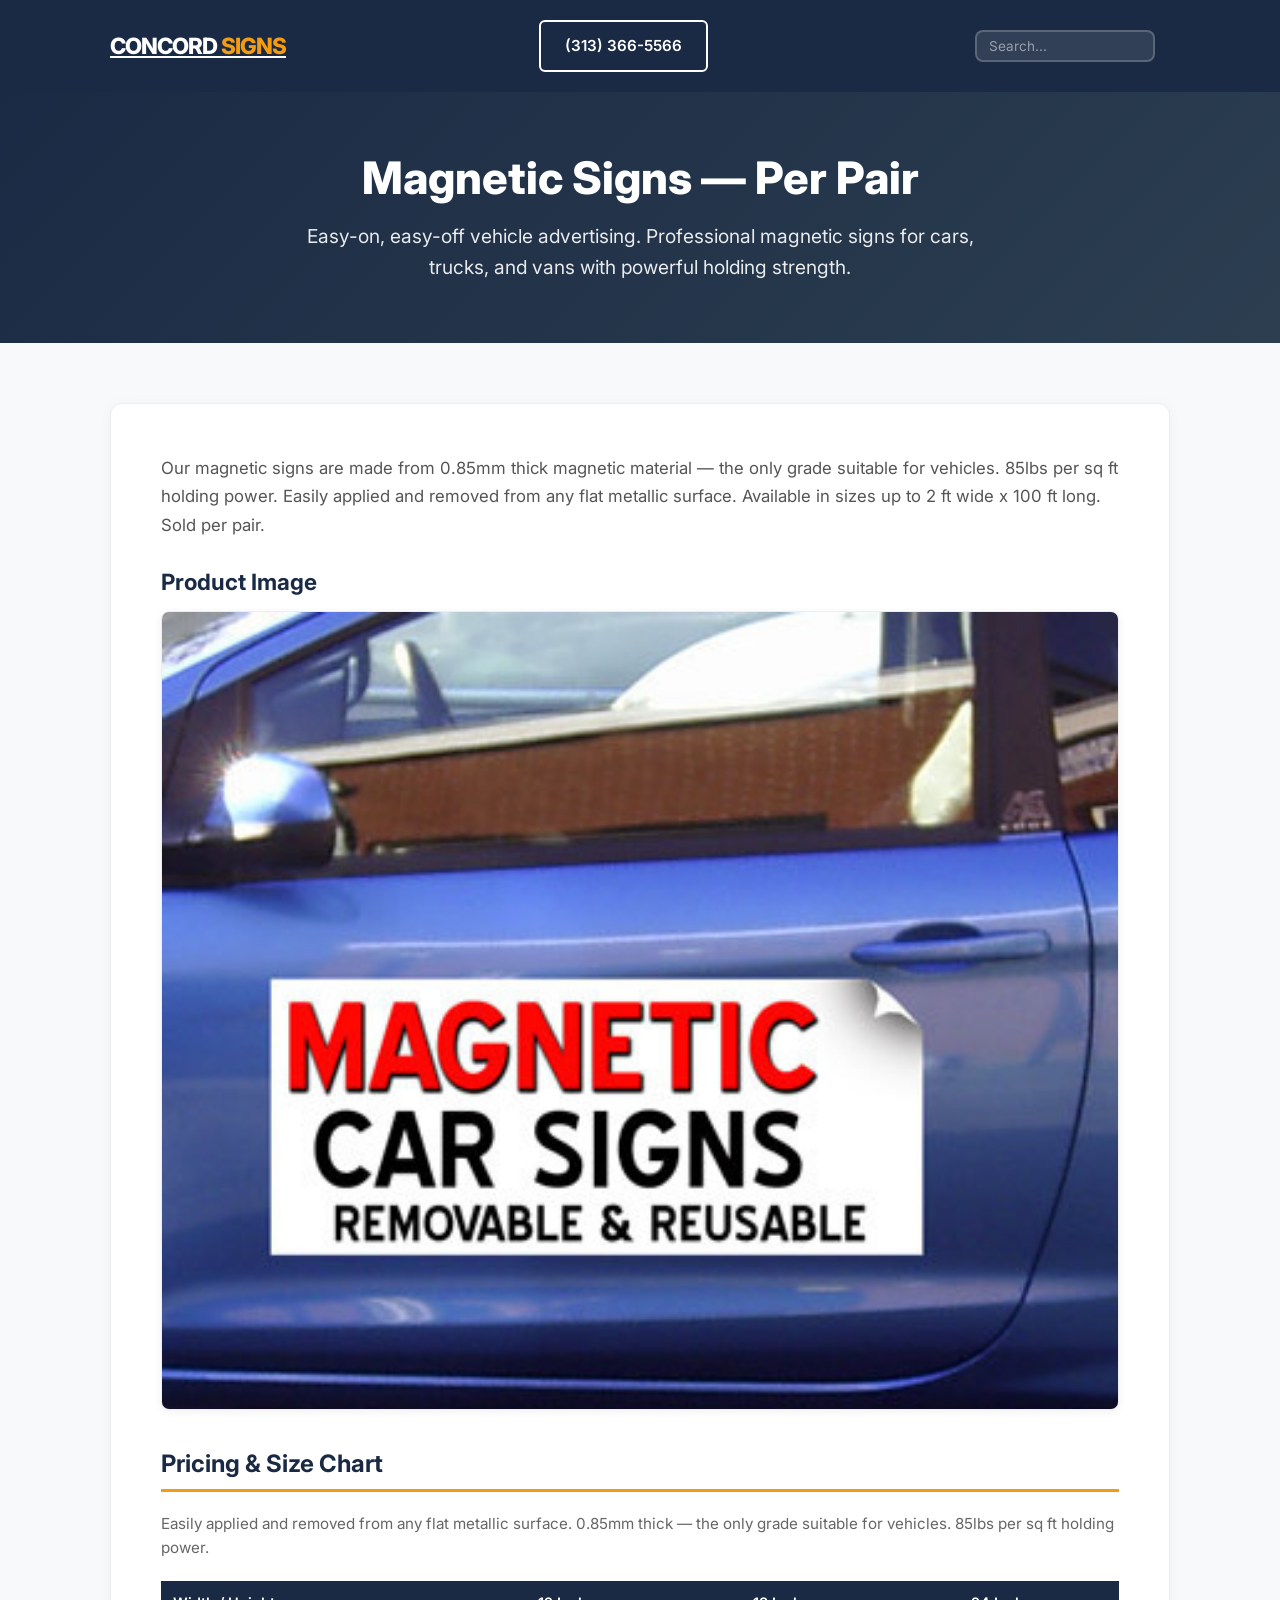
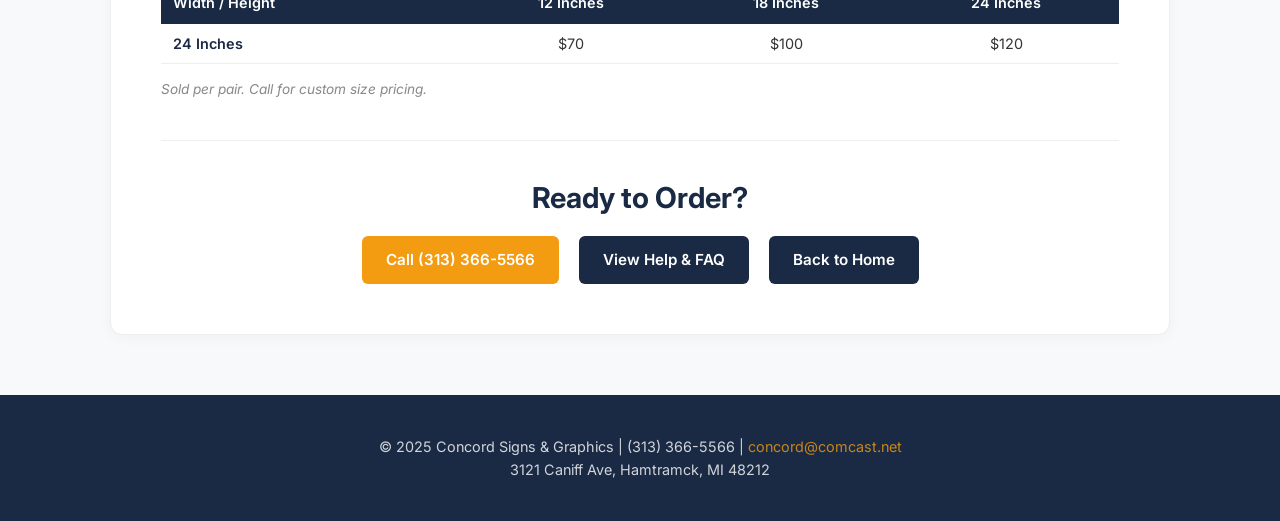
<file: Services/magnetic-signs.html>
<!DOCTYPE html>
<html lang="en">
<head>
    <meta charset="UTF-8">
    <meta name="viewport" content="width=device-width, initial-scale=1.0">
    <title>Magnetic Signs — Per Pair | Concord Signs & Graphics | Detroit</title>
    <meta name="description" content="Vehicle magnetic signs in Detroit. Per pair pricing, 0.85mm thick, 85lbs holding power. Easily applied and removed. Free quote available.">
    <link rel="preconnect" href="https://fonts.googleapis.com">
    <link rel="preconnect" href="https://fonts.gstatic.com" crossorigin>
    <link href="https://fonts.googleapis.com/css2?family=Inter:wght@400;600;700;800&display=swap" rel="stylesheet">
    <link rel="stylesheet" href="service-page.css">
</head>
<body>
    <header class="service-header">
        <div class="container">
            <a href="../index.html" class="logo-text">Concord <span class="accent">Signs</span></a>
            <a href="tel:+13133665566" class="btn btn-outline">(313) 366-5566</a>
<div class="search-wrapper"><div class="search-bar"><input type="text" id="search-input" placeholder="Search..." autocomplete="off"><div id="search-results" class="search-results"></div></div></div>
        </div>
    </header>

    <section class="service-hero">
        <div class="container">
            <h1>Magnetic Signs — Per Pair</h1>
            <p class="subtitle">Easy-on, easy-off vehicle advertising. Professional magnetic signs for cars, trucks, and vans with powerful holding strength.</p>
        </div>
    </section>

    <main class="service-main">
        <div class="container">
            <div class="service-content">
                <p class="service-desc">Our magnetic signs are made from 0.85mm thick magnetic material — the only grade suitable for vehicles. 85lbs per sq ft holding power. Easily applied and removed from any flat metallic surface. Available in sizes up to 2 ft wide x 100 ft long. Sold per pair.</p>

                <div class="image-section">
                    <h2>Product Image</h2>
                    <div class="image-grid">
                        <img src="../images/magnetic-signs.jpg" alt="Magnetic Signs for Vehicles">
                    </div>
                </div>

                <div class="pricing-section">
                    <h2>Pricing & Size Chart</h2>
                    <p class="pricing-desc">Easily applied and removed from any flat metallic surface. 0.85mm thick — the only grade suitable for vehicles. 85lbs per sq ft holding power.</p>
                    <div class="table-wrap">
                        <table class="price-table">
                            <thead>
                                <tr><th>Width / Height</th><th>12 Inches</th><th>18 Inches</th><th>24 Inches</th></tr>
                            </thead>
                            <tbody>
                                <tr><td>24 Inches</td><td>$70</td><td>$100</td><td>$120</td></tr>
                            </tbody>
                        </table>
                    </div>
                    <p class="table-note">Sold per pair. Call for custom size pricing.</p>
                </div>

                <div class="cta-section">
                    <h2>Ready to Order?</h2>
                    <div class="cta-buttons">
                        <a href="tel:+13133665566" class="btn btn-primary">Call (313) 366-5566</a>
                        <a href="../index.html#faq" class="btn btn-secondary">View Help & FAQ</a>
                        <a href="../index.html" class="btn btn-secondary">Back to Home</a>
                    </div>
                </div>
            </div>
        </div>
    </main>

    <footer class="service-footer">
        <div class="container">
            <p>&copy; 2025 Concord Signs & Graphics | (313) 366-5566 | <a href="mailto:concord@comcast.net">concord@comcast.net</a></p>
            <p>3121 Caniff Ave, Hamtramck, MI 48212</p>
        </div>
    </footer>

    <a href="tel:+13133665566" class="sticky-call-btn">
        <svg xmlns="http://www.w3.org/2000/svg" width="20" height="20" viewBox="0 0 24 24" fill="currentColor"><path d="M6.62 10.79a15.05 15.05 0 006.59 6.59l2.2-2.2a1 1 0 011.01-.24 11.36 11.36 0 003.58.57 1 1 0 011 1V20a1 1 0 01-1 1A17 17 0 013 4a1 1 0 011-1h3.5a1 1 0 011 1 11.36 11.36 0 00.57 3.58 1 1 0 01-.25 1.01l-2.2 2.2z"/></svg>
        Call Now
    </a>
<script src="../app.js"></script></body>
</html>
</file>
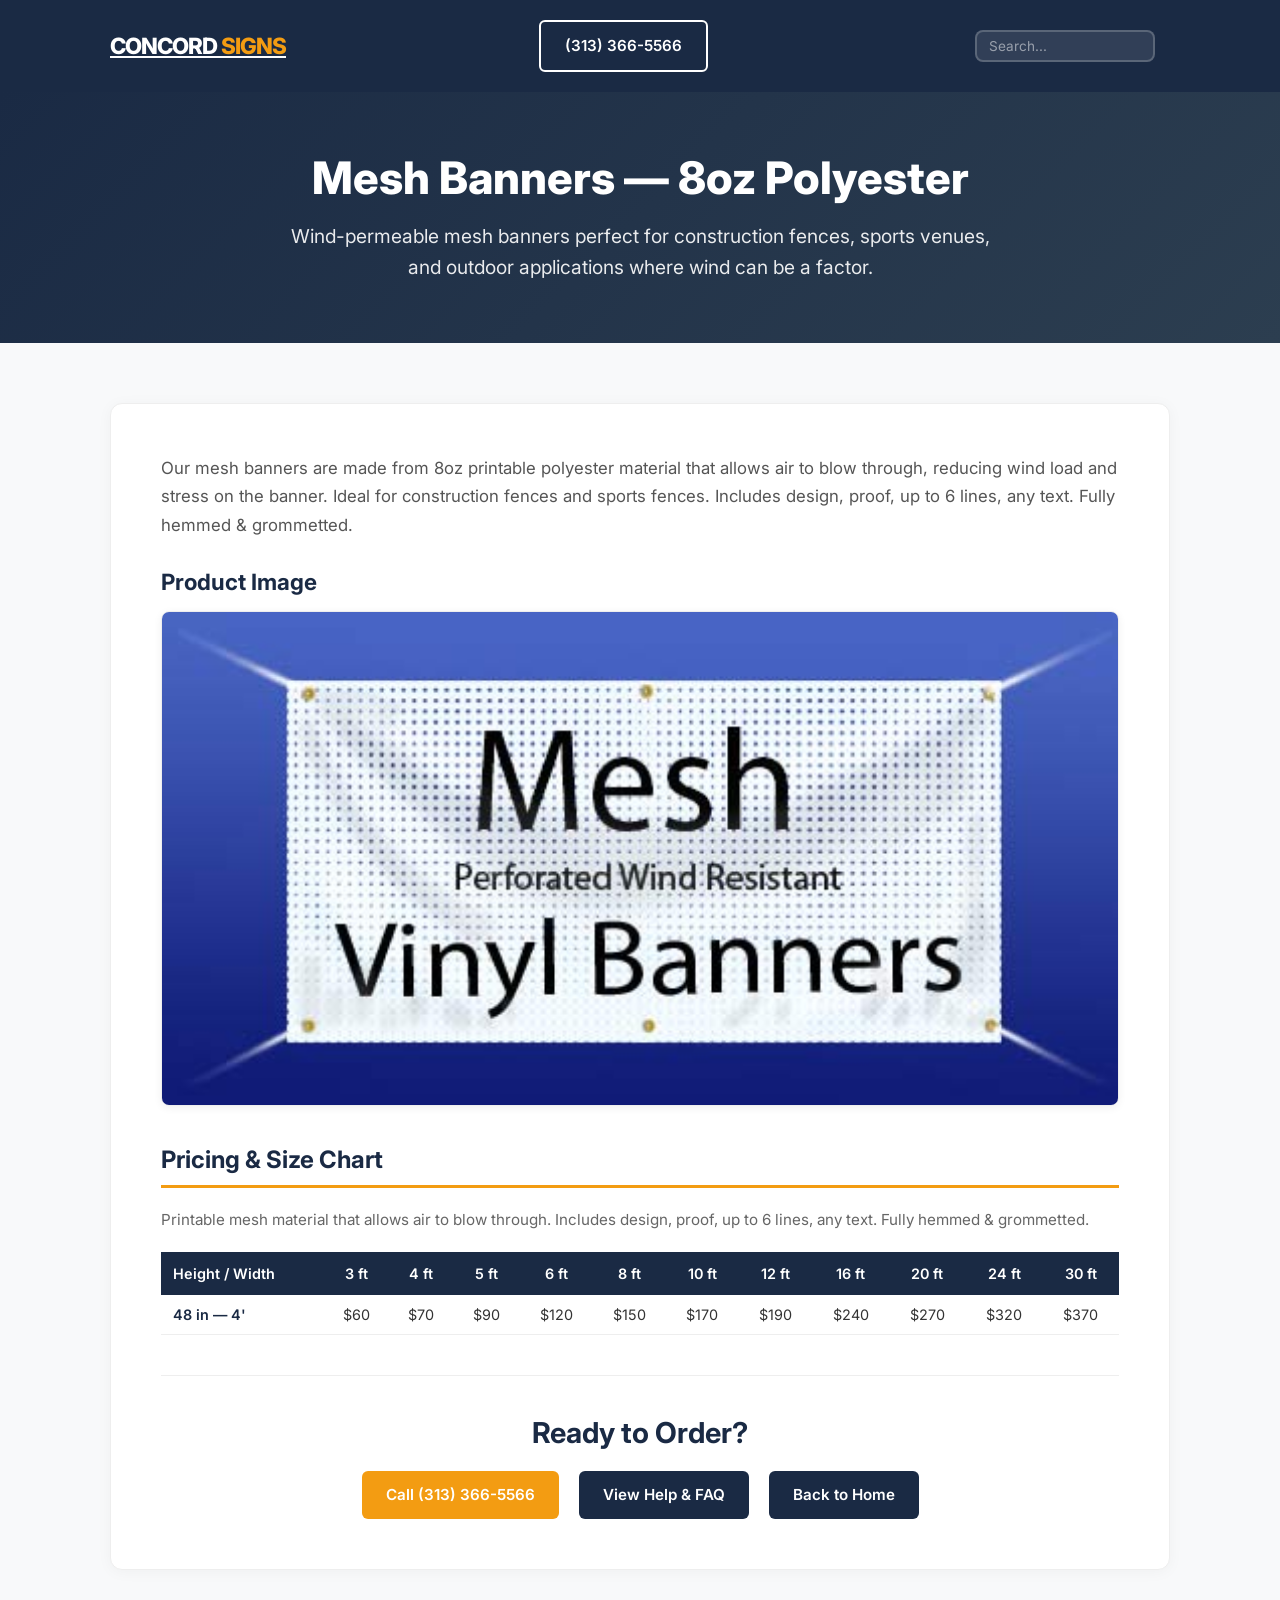
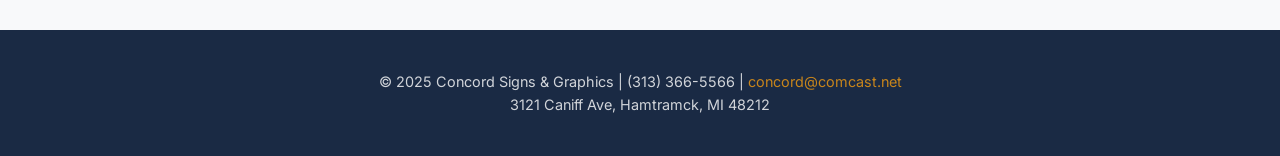
<file: Services/mesh-banners.html>
<!DOCTYPE html>
<html lang="en">
<head>
    <meta charset="UTF-8">
    <meta name="viewport" content="width=device-width, initial-scale=1.0">
    <title>Mesh Banners — 8oz Polyester | Concord Signs & Graphics | Detroit</title>
    <meta name="description" content="Mesh banners for construction fences and sports venues in Detroit. 8oz polyester, wind-permeable. Custom printed. Get a free quote today.">
    <link rel="preconnect" href="https://fonts.googleapis.com">
    <link rel="preconnect" href="https://fonts.gstatic.com" crossorigin>
    <link href="https://fonts.googleapis.com/css2?family=Inter:wght@400;600;700;800&display=swap" rel="stylesheet">
    <link rel="stylesheet" href="service-page.css">
</head>
<body>
    <header class="service-header">
        <div class="container">
            <a href="../index.html" class="logo-text">Concord <span class="accent">Signs</span></a>
            <a href="tel:+13133665566" class="btn btn-outline">(313) 366-5566</a>
<div class="search-wrapper"><div class="search-bar"><input type="text" id="search-input" placeholder="Search..." autocomplete="off"><div id="search-results" class="search-results"></div></div></div>
        </div>
    </header>

    <section class="service-hero">
        <div class="container">
            <h1>Mesh Banners — 8oz Polyester</h1>
            <p class="subtitle">Wind-permeable mesh banners perfect for construction fences, sports venues, and outdoor applications where wind can be a factor.</p>
        </div>
    </section>

    <main class="service-main">
        <div class="container">
            <div class="service-content">
                <p class="service-desc">Our mesh banners are made from 8oz printable polyester material that allows air to blow through, reducing wind load and stress on the banner. Ideal for construction fences and sports fences. Includes design, proof, up to 6 lines, any text. Fully hemmed & grommetted.</p>

                <div class="image-section">
                    <h2>Product Image</h2>
                    <div class="image-grid">
                        <img src="../images/mesh-banner.jpg" alt="Mesh Banner">
                    </div>
                </div>

                <div class="pricing-section">
                    <h2>Pricing & Size Chart</h2>
                    <p class="pricing-desc">Printable mesh material that allows air to blow through. Includes design, proof, up to 6 lines, any text. Fully hemmed & grommetted.</p>
                    <div class="table-wrap">
                        <table class="price-table">
                            <thead>
                                <tr><th>Height / Width</th><th>3 ft</th><th>4 ft</th><th>5 ft</th><th>6 ft</th><th>8 ft</th><th>10 ft</th><th>12 ft</th><th>16 ft</th><th>20 ft</th><th>24 ft</th><th>30 ft</th></tr>
                            </thead>
                            <tbody>
                                <tr><td>48 in — 4'</td><td>$60</td><td>$70</td><td>$90</td><td>$120</td><td>$150</td><td>$170</td><td>$190</td><td>$240</td><td>$270</td><td>$320</td><td>$370</td></tr>
                            </tbody>
                        </table>
                    </div>
                </div>

                <div class="cta-section">
                    <h2>Ready to Order?</h2>
                    <div class="cta-buttons">
                        <a href="tel:+13133665566" class="btn btn-primary">Call (313) 366-5566</a>
                        <a href="../index.html#faq" class="btn btn-secondary">View Help & FAQ</a>
                        <a href="../index.html" class="btn btn-secondary">Back to Home</a>
                    </div>
                </div>
            </div>
        </div>
    </main>

    <footer class="service-footer">
        <div class="container">
            <p>&copy; 2025 Concord Signs & Graphics | (313) 366-5566 | <a href="mailto:concord@comcast.net">concord@comcast.net</a></p>
            <p>3121 Caniff Ave, Hamtramck, MI 48212</p>
        </div>
    </footer>

    <a href="tel:+13133665566" class="sticky-call-btn">
        <svg xmlns="http://www.w3.org/2000/svg" width="20" height="20" viewBox="0 0 24 24" fill="currentColor"><path d="M6.62 10.79a15.05 15.05 0 006.59 6.59l2.2-2.2a1 1 0 011.01-.24 11.36 11.36 0 003.58.57 1 1 0 011 1V20a1 1 0 01-1 1A17 17 0 013 4a1 1 0 011-1h3.5a1 1 0 011 1 11.36 11.36 0 00.57 3.58 1 1 0 01-.25 1.01l-2.2 2.2z"/></svg>
        Call Now
    </a>
<script src="../app.js"></script></body>
</html>
</file>
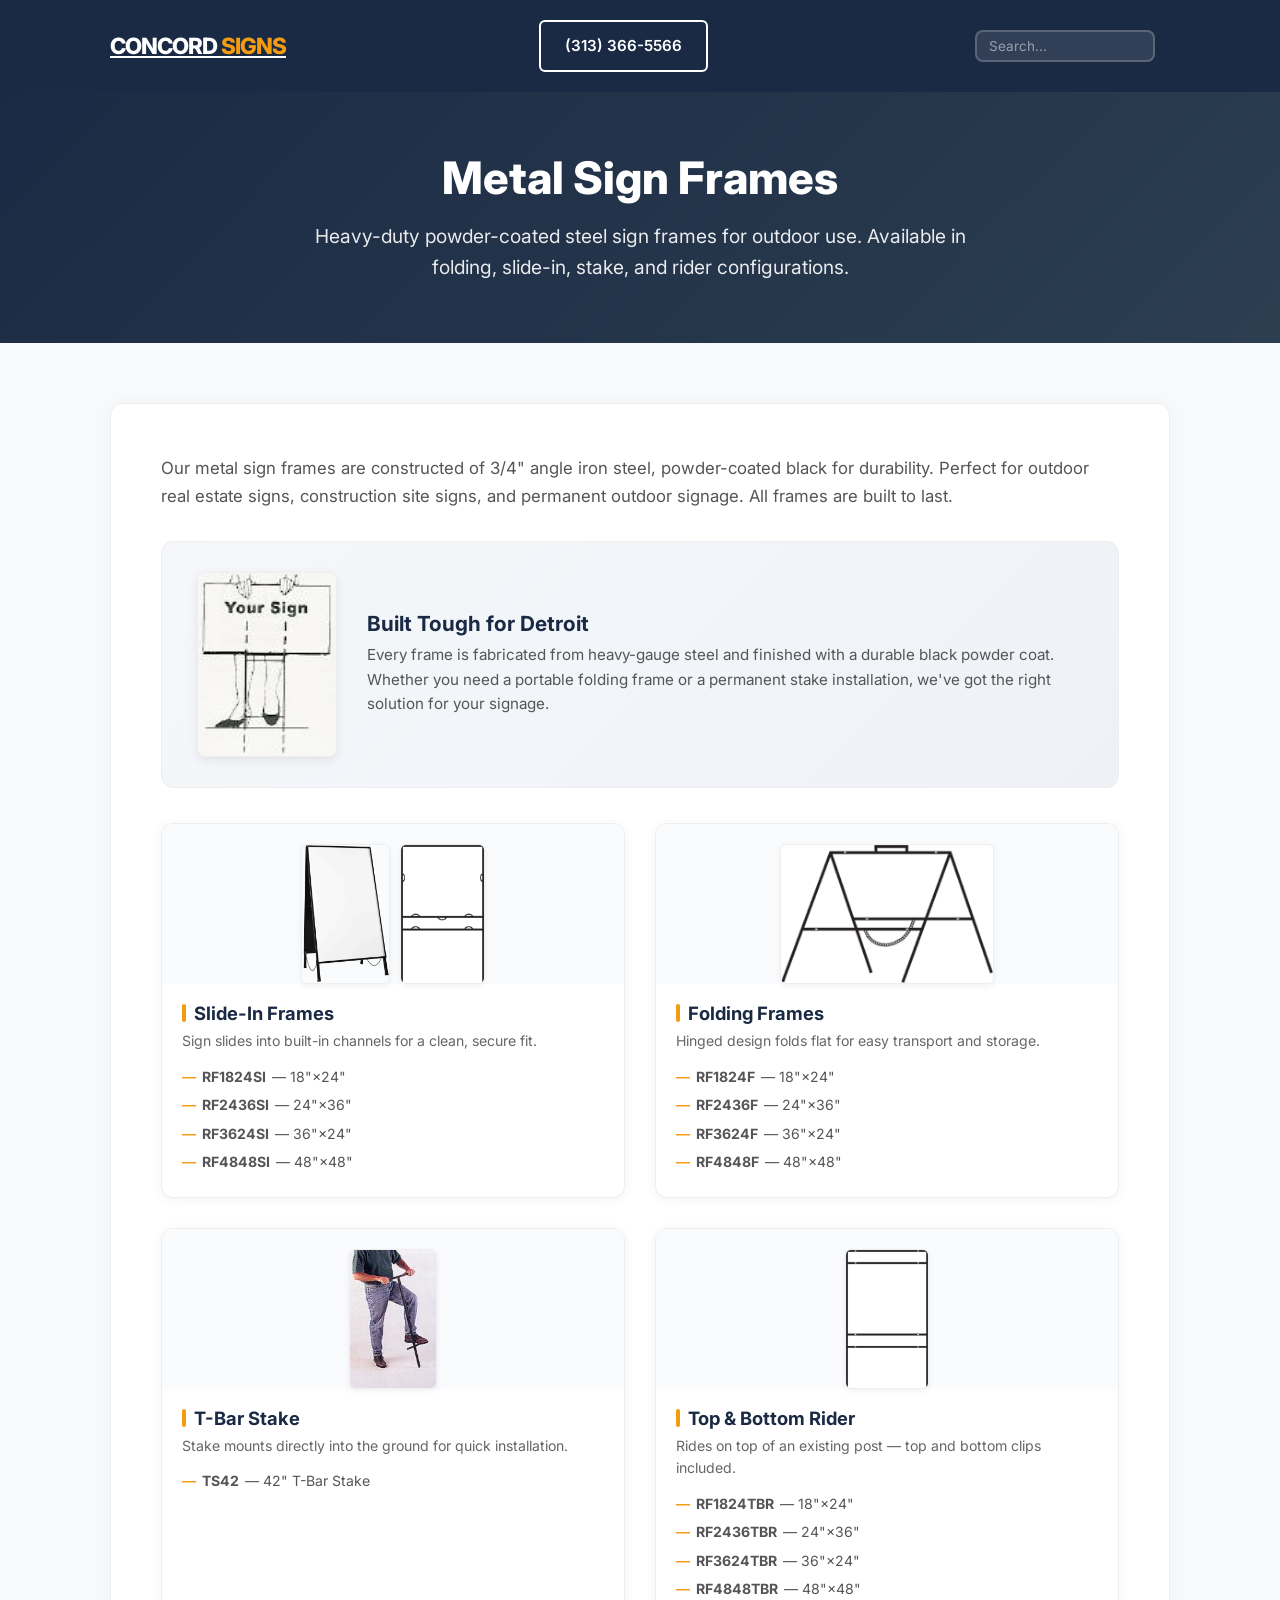
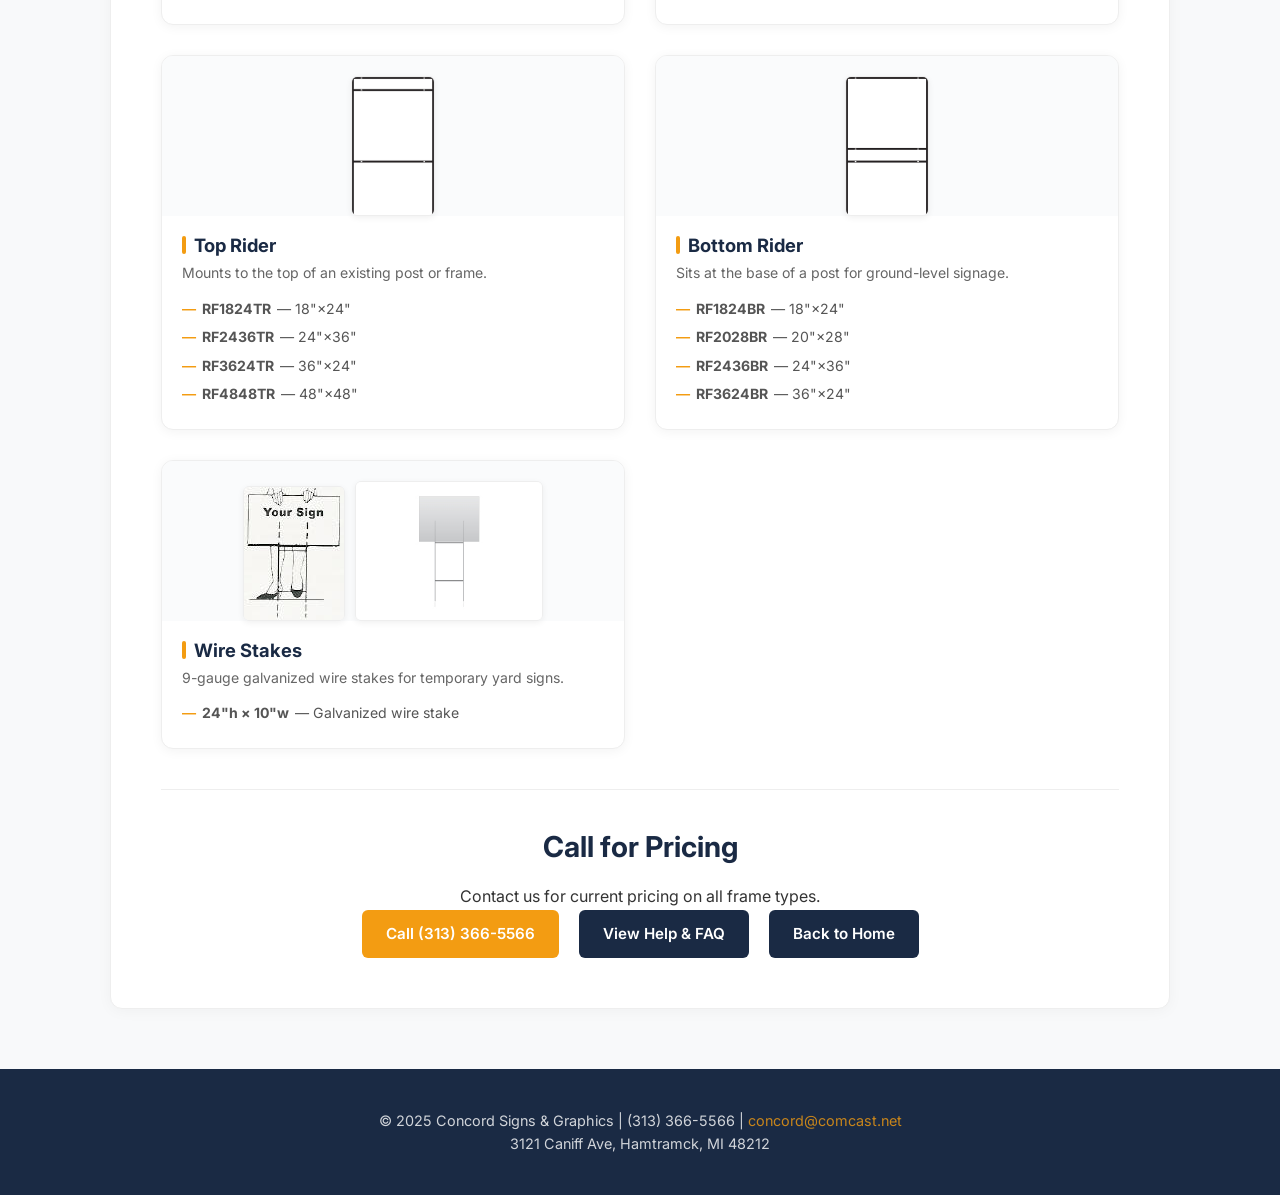
<file: Services/metal-frames.html>
<!DOCTYPE html>
<html lang="en">
<head>
    <meta charset="UTF-8">
    <meta name="viewport" content="width=device-width, initial-scale=1.0">
    <title>Metal Sign Frames | Concord Signs & Graphics | Detroit</title>
    <meta name="description" content="Metal sign frames for outdoor use in Detroit. Folding frames, slide-in frames, T-bar stakes, top and bottom riders, and wire stakes. Powder-coated steel.">
    <link rel="preconnect" href="https://fonts.googleapis.com">
    <link rel="preconnect" href="https://fonts.gstatic.com" crossorigin>
    <link href="https://fonts.googleapis.com/css2?family=Inter:wght@400;500;600;700;800&display=swap" rel="stylesheet">
    <link rel="stylesheet" href="service-page.css">
    <style>
        /* Frame Showcase — Gallery Cards */
        .frame-showcase {
            display: grid;
            grid-template-columns: repeat(auto-fit, minmax(300px, 1fr));
            gap: 30px;
            margin: 30px 0;
        }

        .frame-card {
            background: #fff;
            border-radius: 12px;
            border: 1px solid var(--border-color);
            overflow: hidden;
            box-shadow: 0 2px 12px rgba(0,0,0,0.05);
            transition: transform 0.25s ease, box-shadow 0.25s ease;
        }

        .frame-card:hover {
            transform: translateY(-4px);
            box-shadow: 0 8px 25px rgba(0,0,0,0.10);
        }

        .frame-card .card-images {
            display: flex;
            gap: 10px;
            padding: 20px 20px 0 20px;
            justify-content: center;
            align-items: flex-end;
            min-height: 160px;
            background: #fafbfc;
        }

        .frame-card .card-images img {
            max-height: 140px;
            width: auto;
            border-radius: 6px;
            border: 1px solid var(--border-color);
            box-shadow: 0 2px 6px rgba(0,0,0,0.06);
            object-fit: contain;
        }

        .frame-card .card-body {
            padding: 18px 20px 20px;
        }

        .frame-card .card-body h3 {
            font-size: 1.15rem;
            font-weight: 700;
            color: var(--primary-color);
            margin-bottom: 6px;
            display: flex;
            align-items: center;
            gap: 8px;
        }

        .frame-card .card-body h3::before {
            content: '';
            display: inline-block;
            width: 4px;
            height: 18px;
            background: var(--accent-color);
            border-radius: 2px;
            flex-shrink: 0;
        }

        .frame-card .card-body .frame-models {
            list-style: none;
            padding: 0;
            margin: 10px 0 0;
        }

        .frame-card .card-body .frame-models li {
            font-size: 0.88rem;
            color: #555;
            padding: 3px 0;
            display: flex;
            align-items: center;
            gap: 6px;
        }

        .frame-card .card-body .frame-models li::before {
            content: '—';
            color: var(--accent-color);
            font-weight: 600;
        }

        /* Full-width hero stamp image */
        .hero-stamp {
            display: flex;
            align-items: center;
            gap: 30px;
            background: linear-gradient(135deg, #f5f7fa, #eef2f7);
            border-radius: 12px;
            padding: 30px 35px;
            margin-bottom: 35px;
            border: 1px solid var(--border-color);
        }

        .hero-stamp img {
            width: 140px;
            height: auto;
            border-radius: 8px;
            border: 1px solid var(--border-color);
            box-shadow: 0 3px 10px rgba(0,0,0,0.08);
            flex-shrink: 0;
        }

        .hero-stamp .stamp-text {
            flex: 1;
        }

        .hero-stamp .stamp-text h2 {
            font-size: 1.3rem;
            margin-bottom: 6px;
            border: none;
            padding: 0;
        }

        .hero-stamp .stamp-text p {
            font-size: 0.95rem;
            color: #555;
            margin: 0;
            line-height: 1.6;
        }

        @media (max-width: 768px) {
            .frame-showcase {
                grid-template-columns: 1fr;
            }
            .hero-stamp {
                flex-direction: column;
                text-align: center;
                padding: 20px;
            }
            .hero-stamp img {
                width: 120px;
            }
            .frame-card .card-images {
                min-height: 120px;
            }
            .frame-card .card-images img {
                max-height: 100px;
            }
        }
    </style>
</head>
<body>
    <header class="service-header">
        <div class="container">
            <a href="../index.html" class="logo-text">Concord <span class="accent">Signs</span></a>
            <a href="tel:+13133665566" class="btn btn-outline">(313) 366-5566</a>
<div class="search-wrapper"><div class="search-bar"><input type="text" id="search-input" placeholder="Search..." autocomplete="off"><div id="search-results" class="search-results"></div></div></div>
        </div>
    </header>

    <section class="service-hero">
        <div class="container">
            <h1>Metal Sign Frames</h1>
            <p class="subtitle">Heavy-duty powder-coated steel sign frames for outdoor use. Available in folding, slide-in, stake, and rider configurations.</p>
        </div>
    </section>

    <main class="service-main">
        <div class="container">
            <div class="service-content">
                <p class="service-desc">Our metal sign frames are constructed of 3/4" angle iron steel, powder-coated black for durability. Perfect for outdoor real estate signs, construction site signs, and permanent outdoor signage. All frames are built to last.</p>

                <!-- Hero stamp — step-stake as section logo -->
                <div class="hero-stamp">
                    <img src="../images/step-stake-signs_small.jpg" alt="Wire Stake Sign">
                    <div class="stamp-text">
                        <h2>Built Tough for Detroit</h2>
                        <p>Every frame is fabricated from heavy-gauge steel and finished with a durable black powder coat. Whether you need a portable folding frame or a permanent stake installation, we've got the right solution for your signage.</p>
                    </div>
                </div>

                <!-- Frame Showcase Cards -->
                <div class="frame-showcase">

                    <!-- Slide-In Frames -->
                    <div class="frame-card" id="slide-in-frames">
                        <div class="card-images">
                            <img src="../images/metal-frames.gif" alt="Slide In Frame">
                            <img src="../images/Slide-in.gif" alt="Slide In Frame diagram">
                        </div>
                        <div class="card-body">
                            <h3>Slide-In Frames</h3>
                            <p style="font-size:0.88rem;color:#666;margin:0;">Sign slides into built-in channels for a clean, secure fit.</p>
                            <ul class="frame-models">
                                <li><strong>RF1824SI</strong> — 18"×24"</li>
                                <li><strong>RF2436SI</strong> — 24"×36"</li>
                                <li><strong>RF3624SI</strong> — 36"×24"</li>
                                <li><strong>RF4848SI</strong> — 48"×48"</li>
                            </ul>
                        </div>
                    </div>

                    <!-- Folding Frames -->
                    <div class="frame-card" id="folding-frames">
                        <div class="card-images">
                            <img src="../images/metal-frames-2.gif" alt="Folding Frame">
                        </div>
                        <div class="card-body">
                            <h3>Folding Frames</h3>
                            <p style="font-size:0.88rem;color:#666;margin:0;">Hinged design folds flat for easy transport and storage.</p>
                            <ul class="frame-models">
                                <li><strong>RF1824F</strong> — 18"×24"</li>
                                <li><strong>RF2436F</strong> — 24"×36"</li>
                                <li><strong>RF3624F</strong> — 36"×24"</li>
                                <li><strong>RF4848F</strong> — 48"×48"</li>
                            </ul>
                        </div>
                    </div>

                    <!-- T-Bar Stake -->
                    <div class="frame-card" id="t-bar-stake">
                        <div class="card-images">
                            <img src="../images/metal-frames-3.jpg" alt="T-Bar Stake">
                        </div>
                        <div class="card-body">
                            <h3>T-Bar Stake</h3>
                            <p style="font-size:0.88rem;color:#666;margin:0;">Stake mounts directly into the ground for quick installation.</p>
                            <ul class="frame-models">
                                <li><strong>TS42</strong> — 42" T-Bar Stake</li>
                            </ul>
                        </div>
                    </div>

                    <!-- Top & Bottom Rider -->
                    <div class="frame-card" id="top-bottom-rider">
                        <div class="card-images">
                            <img src="../images/metal-frames-4.gif" alt="Top and Bottom Rider">
                        </div>
                        <div class="card-body">
                            <h3>Top &amp; Bottom Rider</h3>
                            <p style="font-size:0.88rem;color:#666;margin:0;">Rides on top of an existing post — top and bottom clips included.</p>
                            <ul class="frame-models">
                                <li><strong>RF1824TBR</strong> — 18"×24"</li>
                                <li><strong>RF2436TBR</strong> — 24"×36"</li>
                                <li><strong>RF3624TBR</strong> — 36"×24"</li>
                                <li><strong>RF4848TBR</strong> — 48"×48"</li>
                            </ul>
                        </div>
                    </div>

                    <!-- Top Rider -->
                    <div class="frame-card" id="top-rider">
                        <div class="card-images">
                            <img src="../images/top rider.gif" alt="Top Rider">
                        </div>
                        <div class="card-body">
                            <h3>Top Rider</h3>
                            <p style="font-size:0.88rem;color:#666;margin:0;">Mounts to the top of an existing post or frame.</p>
                            <ul class="frame-models">
                                <li><strong>RF1824TR</strong> — 18"×24"</li>
                                <li><strong>RF2436TR</strong> — 24"×36"</li>
                                <li><strong>RF3624TR</strong> — 36"×24"</li>
                                <li><strong>RF4848TR</strong> — 48"×48"</li>
                            </ul>
                        </div>
                    </div>

                    <!-- Bottom Rider -->
                    <div class="frame-card" id="bottom-rider">
                        <div class="card-images">
                            <img src="../images/Bottom rider.gif" alt="Bottom Rider">
                        </div>
                        <div class="card-body">
                            <h3>Bottom Rider</h3>
                            <p style="font-size:0.88rem;color:#666;margin:0;">Sits at the base of a post for ground-level signage.</p>
                            <ul class="frame-models">
                                <li><strong>RF1824BR</strong> — 18"×24"</li>
                                <li><strong>RF2028BR</strong> — 20"×28"</li>
                                <li><strong>RF2436BR</strong> — 24"×36"</li>
                                <li><strong>RF3624BR</strong> — 36"×24"</li>
                            </ul>
                        </div>
                    </div>

                    <!-- Wire Stakes -->
                    <div class="frame-card" id="wire-stakes">
                        <div class="card-images">
                            <img src="../images/step-stake-signs_small.jpg" alt="Wire Stake">
                            <img src="../images/Stake-Wire.jpg" alt="Wire Stake close-up">
                        </div>
                        <div class="card-body">
                            <h3>Wire Stakes</h3>
                            <p style="font-size:0.88rem;color:#666;margin:0;">9-gauge galvanized wire stakes for temporary yard signs.</p>
                            <ul class="frame-models">
                                <li><strong>24"h × 10"w</strong> — Galvanized wire stake</li>
                            </ul>
                        </div>
                    </div>

                </div>

                <div class="cta-section">
                    <h2>Call for Pricing</h2>
                    <p>Contact us for current pricing on all frame types.</p>
                    <div class="cta-buttons">
                        <a href="tel:+13133665566" class="btn btn-primary">Call (313) 366-5566</a>
                        <a href="../index.html#faq" class="btn btn-secondary">View Help & FAQ</a>
                        <a href="../index.html" class="btn btn-secondary">Back to Home</a>
                    </div>
                </div>
            </div>
        </div>
    </main>

    <footer class="service-footer">
        <div class="container">
            <p>&copy; 2025 Concord Signs & Graphics | (313) 366-5566 | <a href="mailto:concord@comcast.net">concord@comcast.net</a></p>
            <p>3121 Caniff Ave, Hamtramck, MI 48212</p>
        </div>
    </footer>

    <a href="tel:+13133665566" class="sticky-call-btn">
        <svg xmlns="http://www.w3.org/2000/svg" width="20" height="20" viewBox="0 0 24 24" fill="currentColor"><path d="M6.62 10.79a15.05 15.05 0 006.59 6.59l2.2-2.2a1 1 0 011.01-.24 11.36 11.36 0 003.58.57 1 1 0 011 1V20a1 1 0 01-1 1A17 17 0 013 4a1 1 0 011-1h3.5a1 1 0 011 1 11.36 11.36 0 00.57 3.58 1 1 0 01-.25 1.01l-2.2 2.2z"/></svg>
        Call Now
    </a>
<script src="../app.js"></script></body>
</html>
</file>
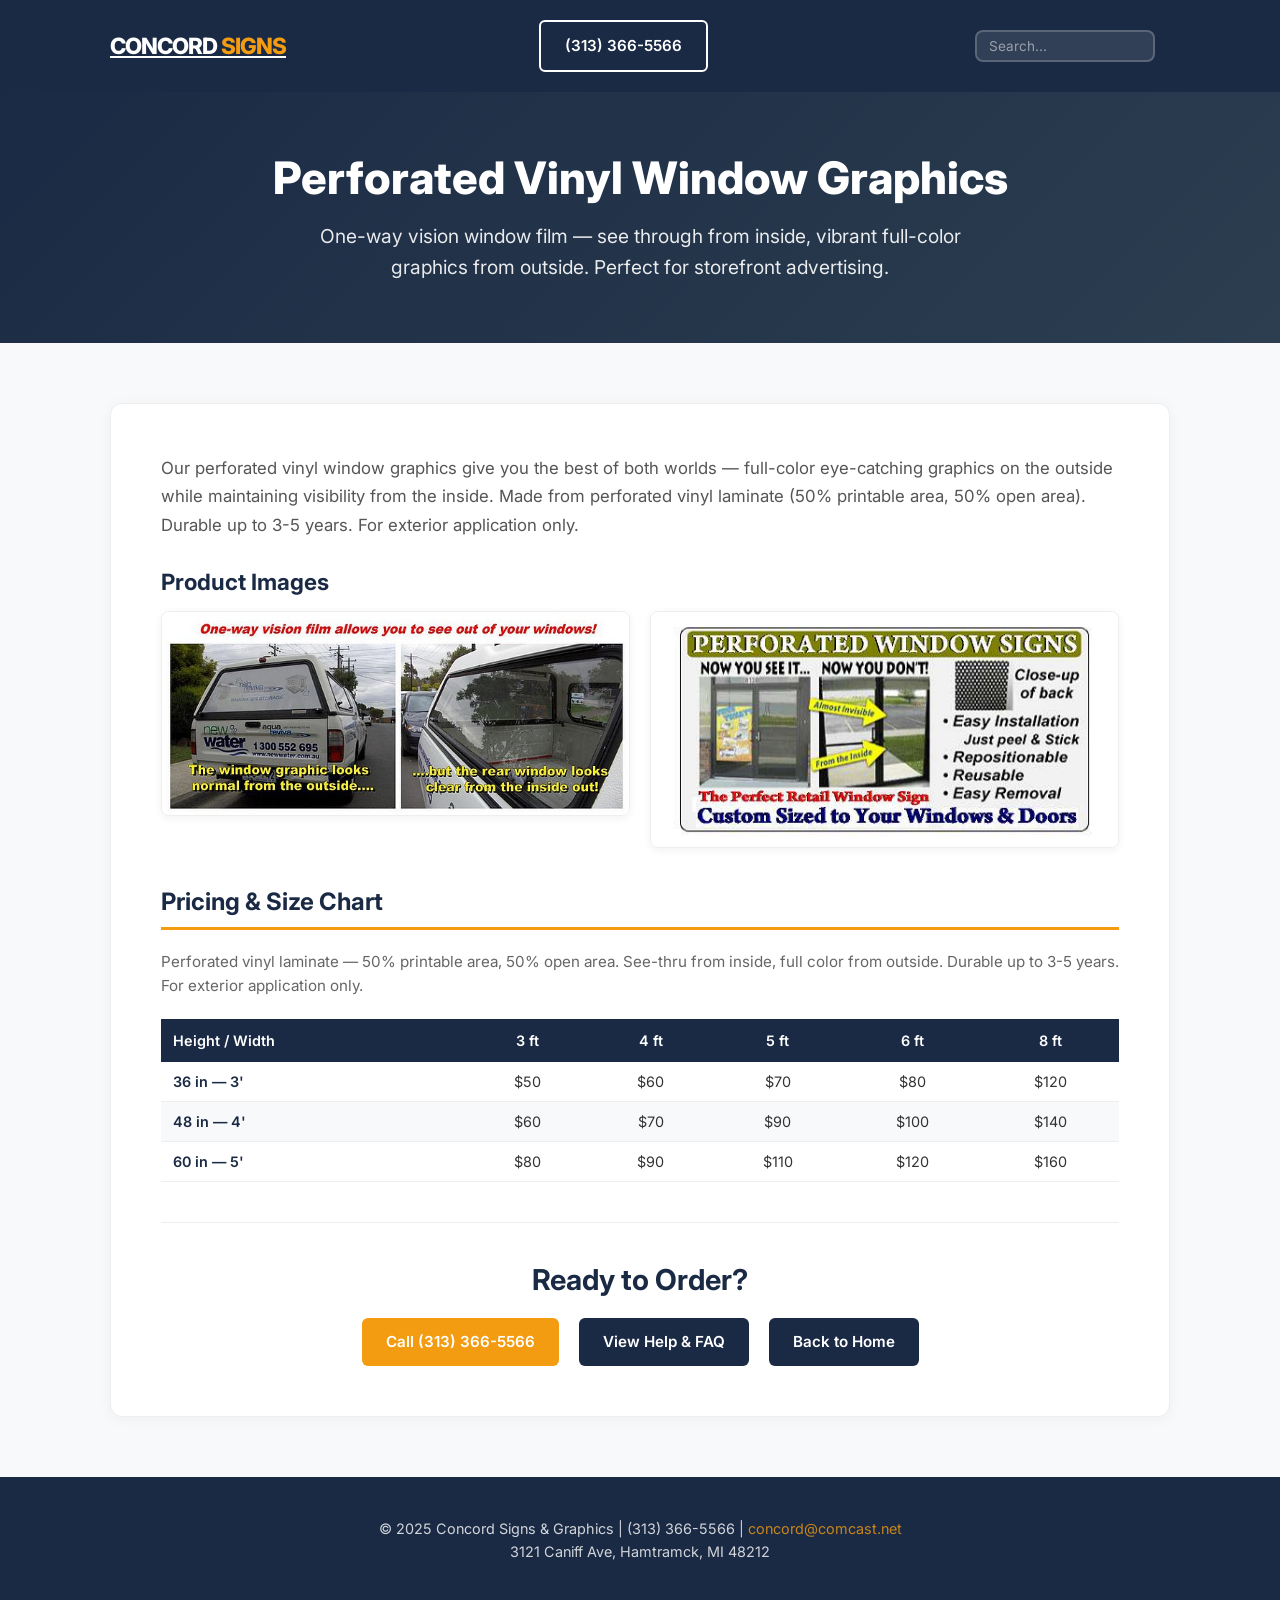
<file: Services/perforated-vinyl.html>
<!DOCTYPE html>
<html lang="en">
<head>
    <meta charset="UTF-8">
    <meta name="viewport" content="width=device-width, initial-scale=1.0">
    <title>Perforated Vinyl Window Graphics | Concord Signs & Graphics | Detroit</title>
    <meta name="description" content="Perforated vinyl window graphics in Detroit. See-thru from inside, full color from outside. Durable up to 3-5 years. Free quote available.">
    <link rel="preconnect" href="https://fonts.googleapis.com">
    <link rel="preconnect" href="https://fonts.gstatic.com" crossorigin>
    <link href="https://fonts.googleapis.com/css2?family=Inter:wght@400;600;700;800&display=swap" rel="stylesheet">
    <link rel="stylesheet" href="service-page.css">
</head>
<body>
    <header class="service-header">
        <div class="container">
            <a href="../index.html" class="logo-text">Concord <span class="accent">Signs</span></a>
            <a href="tel:+13133665566" class="btn btn-outline">(313) 366-5566</a>
<div class="search-wrapper"><div class="search-bar"><input type="text" id="search-input" placeholder="Search..." autocomplete="off"><div id="search-results" class="search-results"></div></div></div>
        </div>
    </header>

    <section class="service-hero">
        <div class="container">
            <h1>Perforated Vinyl Window Graphics</h1>
            <p class="subtitle">One-way vision window film — see through from inside, vibrant full-color graphics from outside. Perfect for storefront advertising.</p>
        </div>
    </section>

    <main class="service-main">
        <div class="container">
            <div class="service-content">
                <p class="service-desc">Our perforated vinyl window graphics give you the best of both worlds — full-color eye-catching graphics on the outside while maintaining visibility from the inside. Made from perforated vinyl laminate (50% printable area, 50% open area). Durable up to 3-5 years. For exterior application only.</p>

                <div class="image-section">
                    <h2>Product Images</h2>
                    <div class="image-grid">
                        <img src="../images/perforated-vinyl.jpg" alt="Perforated Vinyl Window Graphic">
                        <img src="../images/perforated-vinyl-2.jpg" alt="Storefront Perforated Vinyl">
                    </div>
                </div>

                <div class="pricing-section">
                    <h2>Pricing & Size Chart</h2>
                    <p class="pricing-desc">Perforated vinyl laminate — 50% printable area, 50% open area. See-thru from inside, full color from outside. Durable up to 3-5 years. For exterior application only.</p>
                    <div class="table-wrap">
                        <table class="price-table">
                            <thead>
                                <tr><th>Height / Width</th><th>3 ft</th><th>4 ft</th><th>5 ft</th><th>6 ft</th><th>8 ft</th></tr>
                            </thead>
                            <tbody>
                                <tr><td>36 in — 3'</td><td>$50</td><td>$60</td><td>$70</td><td>$80</td><td>$120</td></tr>
                                <tr><td>48 in — 4'</td><td>$60</td><td>$70</td><td>$90</td><td>$100</td><td>$140</td></tr>
                                <tr><td>60 in — 5'</td><td>$80</td><td>$90</td><td>$110</td><td>$120</td><td>$160</td></tr>
                            </tbody>
                        </table>
                    </div>
                </div>

                <div class="cta-section">
                    <h2>Ready to Order?</h2>
                    <div class="cta-buttons">
                        <a href="tel:+13133665566" class="btn btn-primary">Call (313) 366-5566</a>
                        <a href="../index.html#faq" class="btn btn-secondary">View Help & FAQ</a>
                        <a href="../index.html" class="btn btn-secondary">Back to Home</a>
                    </div>
                </div>
            </div>
        </div>
    </main>

    <footer class="service-footer">
        <div class="container">
            <p>&copy; 2025 Concord Signs & Graphics | (313) 366-5566 | <a href="mailto:concord@comcast.net">concord@comcast.net</a></p>
            <p>3121 Caniff Ave, Hamtramck, MI 48212</p>
        </div>
    </footer>

    <a href="tel:+13133665566" class="sticky-call-btn">
        <svg xmlns="http://www.w3.org/2000/svg" width="20" height="20" viewBox="0 0 24 24" fill="currentColor"><path d="M6.62 10.79a15.05 15.05 0 006.59 6.59l2.2-2.2a1 1 0 011.01-.24 11.36 11.36 0 003.58.57 1 1 0 011 1V20a1 1 0 01-1 1A17 17 0 013 4a1 1 0 011-1h3.5a1 1 0 011 1 11.36 11.36 0 00.57 3.58 1 1 0 01-.25 1.01l-2.2 2.2z"/></svg>
        Call Now
    </a>
<script src="../app.js"></script></body>
</html>
</file>
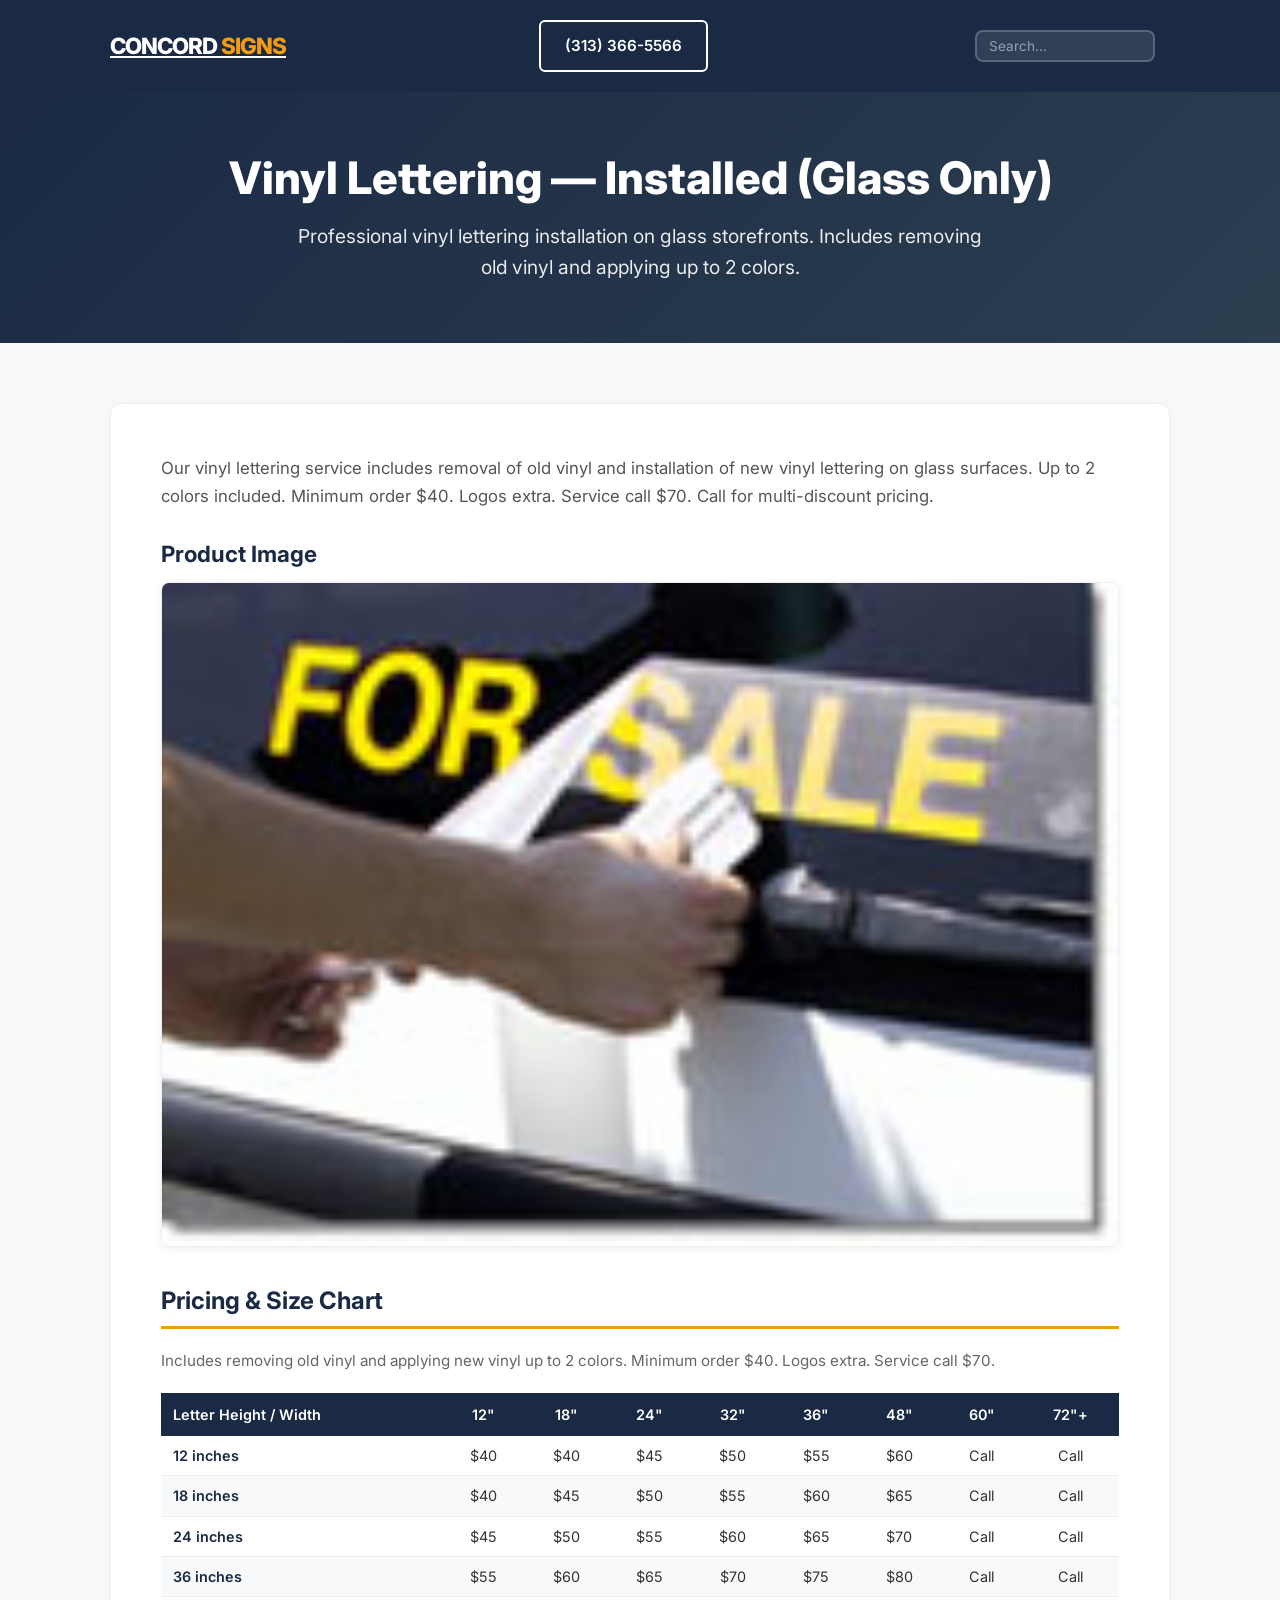
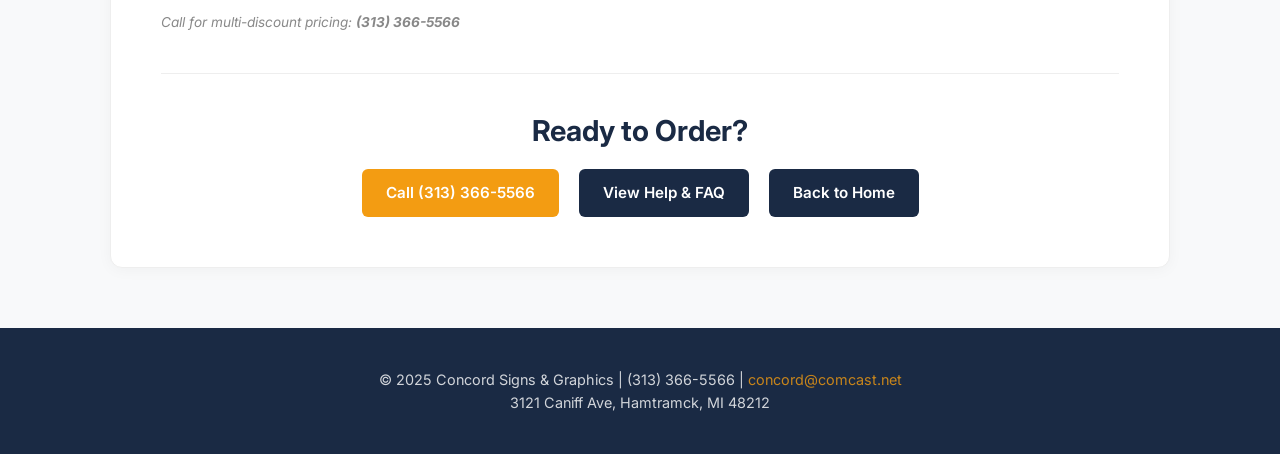
<file: Services/vinyl-lettering.html>
<!DOCTYPE html>
<html lang="en">
<head>
    <meta charset="UTF-8">
    <meta name="viewport" content="width=device-width, initial-scale=1.0">
    <title>Vinyl Lettering — Installed (Glass Only) | Concord Signs & Graphics | Detroit</title>
    <meta name="description" content="Professional vinyl lettering for glass in Detroit. Includes removal of old vinyl and installation. Custom colors and sizes. Free quote available.">
    <link rel="preconnect" href="https://fonts.googleapis.com">
    <link rel="preconnect" href="https://fonts.gstatic.com" crossorigin>
    <link href="https://fonts.googleapis.com/css2?family=Inter:wght@400;600;700;800&display=swap" rel="stylesheet">
    <link rel="stylesheet" href="service-page.css">
</head>
<body>
    <header class="service-header">
        <div class="container">
            <a href="../index.html" class="logo-text">Concord <span class="accent">Signs</span></a>
            <a href="tel:+13133665566" class="btn btn-outline">(313) 366-5566</a>
<div class="search-wrapper"><div class="search-bar"><input type="text" id="search-input" placeholder="Search..." autocomplete="off"><div id="search-results" class="search-results"></div></div></div>
        </div>
    </header>

    <section class="service-hero">
        <div class="container">
            <h1>Vinyl Lettering — Installed (Glass Only)</h1>
            <p class="subtitle">Professional vinyl lettering installation on glass storefronts. Includes removing old vinyl and applying up to 2 colors.</p>
        </div>
    </section>

    <main class="service-main">
        <div class="container">
            <div class="service-content">
                <p class="service-desc">Our vinyl lettering service includes removal of old vinyl and installation of new vinyl lettering on glass surfaces. Up to 2 colors included. Minimum order $40. Logos extra. Service call $70. Call for multi-discount pricing.</p>

                <div class="image-section">
                    <h2>Product Image</h2>
                    <div class="image-grid">
                        <img src="../images/vinyl-lettering.jpg" alt="Vinyl Lettering on Glass">
                    </div>
                </div>

                <div class="pricing-section">
                    <h2>Pricing & Size Chart</h2>
                    <p class="pricing-desc">Includes removing old vinyl and applying new vinyl up to 2 colors. Minimum order $40. Logos extra. Service call $70.</p>
                    <div class="table-wrap">
                        <table class="price-table">
                            <thead>
                                <tr><th>Letter Height / Width</th><th>12"</th><th>18"</th><th>24"</th><th>32"</th><th>36"</th><th>48"</th><th>60"</th><th>72"+</th></tr>
                            </thead>
                            <tbody>
                                <tr><td>12 inches</td><td>$40</td><td>$40</td><td>$45</td><td>$50</td><td>$55</td><td>$60</td><td>Call</td><td>Call</td></tr>
                                <tr><td>18 inches</td><td>$40</td><td>$45</td><td>$50</td><td>$55</td><td>$60</td><td>$65</td><td>Call</td><td>Call</td></tr>
                                <tr><td>24 inches</td><td>$45</td><td>$50</td><td>$55</td><td>$60</td><td>$65</td><td>$70</td><td>Call</td><td>Call</td></tr>
                                <tr><td>36 inches</td><td>$55</td><td>$60</td><td>$65</td><td>$70</td><td>$75</td><td>$80</td><td>Call</td><td>Call</td></tr>
                            </tbody>
                        </table>
                    </div>
                    <p class="table-note">Call for multi-discount pricing: <strong>(313) 366-5566</strong></p>
                </div>

                <div class="cta-section">
                    <h2>Ready to Order?</h2>
                    <div class="cta-buttons">
                        <a href="tel:+13133665566" class="btn btn-primary">Call (313) 366-5566</a>
                        <a href="../index.html#faq" class="btn btn-secondary">View Help & FAQ</a>
                        <a href="../index.html" class="btn btn-secondary">Back to Home</a>
                    </div>
                </div>
            </div>
        </div>
    </main>

    <footer class="service-footer">
        <div class="container">
            <p>&copy; 2025 Concord Signs & Graphics | (313) 366-5566 | <a href="mailto:concord@comcast.net">concord@comcast.net</a></p>
            <p>3121 Caniff Ave, Hamtramck, MI 48212</p>
        </div>
    </footer>

    <a href="tel:+13133665566" class="sticky-call-btn">
        <svg xmlns="http://www.w3.org/2000/svg" width="20" height="20" viewBox="0 0 24 24" fill="currentColor"><path d="M6.62 10.79a15.05 15.05 0 006.59 6.59l2.2-2.2a1 1 0 011.01-.24 11.36 11.36 0 003.58.57 1 1 0 011 1V20a1 1 0 01-1 1A17 17 0 013 4a1 1 0 011-1h3.5a1 1 0 011 1 11.36 11.36 0 00.57 3.58 1 1 0 01-.25 1.01l-2.2 2.2z"/></svg>
        Call Now
    </a>
<script src="../app.js"></script></body>
</html>
</file>
<file: styles.css>
:root {
    --primary-color: #1a2a44;
    --secondary-color: #3498db;
    --accent-color: #f39c12;
    --text-color: #333;
    --light-gray: #f8f9fa;
    --border-color: #eee;
    --white: #ffffff;
    --container-width: 1100px;
}

* {
    margin: 0;
    padding: 0;
    box-sizing: border-box;
}

body {
    font-family: 'Inter', sans-serif;
    line-height: 1.6;
    color: var(--text-color);
    background-color: var(--white);
}

img {
    max-width: 100%;
    height: auto;
}

.container {
    max-width: var(--container-width);
    margin: 0 auto;
    padding: 0 20px;
}

/* Typography */
h1, h2, h3 {
    line-height: 1.2;
    margin-bottom: 20px;
    color: var(--primary-color);
}

h1 {
    font-size: 3rem;
    font-weight: 800;
}

h2 {
    font-size: 2.2rem;
    text-align: center;
    margin-bottom: 50px;
}

.section-title::after {
    content: '';
    display: block;
    width: 60px;
    height: 4px;
    background-color: var(--accent-color);
    margin: 15px auto 0;
}

/* Buttons */
.btn {
    display: inline-block;
    padding: 14px 28px;
    border-radius: 6px;
    font-weight: 600;
    text-decoration: none;
    transition: all 0.3s ease;
    cursor: pointer;
    border: none;
    font-size: 1rem;
}

.btn-primary {
    background-color: var(--accent-color);
    color: var(--white);
}

.btn-primary:hover {
    background-color: #e67e22;
    transform: translateY(-2px);
}

.btn-secondary {
    background-color: var(--primary-color);
    color: var(--white);
}

.btn-outline {
    background-color: transparent;
    border: 2px solid var(--white);
    color: var(--white);
}

.btn-outline:hover {
    background-color: var(--white);
    color: var(--primary-color);
}

.btn-block {
    display: block;
    width: 100%;
}

/* Header */
.site-header {
    background: var(--white);
    padding: 12px 0;
    box-shadow: 0 2px 10px rgba(0,0,0,0.05);
    position: sticky;
    top: 0;
    z-index: 1000;
}

.header-inner {
    display: flex;
    justify-content: space-between;
    align-items: center;
    gap: 20px;
}

.logo-text {
    font-size: 1.4rem;
    font-weight: 800;
    color: var(--primary-color);
    text-transform: uppercase;
    letter-spacing: -1px;
    white-space: nowrap;
}

.logo .accent {
    color: var(--accent-color);
}

.main-nav ul {
    display: flex;
    list-style: none;
    gap: 24px;
    align-items: center;
    margin: 0;
}

.main-nav a {
    text-decoration: none;
    color: var(--primary-color);
    font-weight: 600;
    font-size: 0.9rem;
    transition: color 0.2s;
}

.main-nav a:hover {
    color: var(--accent-color);
}

.nav-cta {
    font-size: 0.85rem !important;
    padding: 8px 18px !important;
}

.header-right {
    display: flex;
    align-items: center;
    gap: 16px;
    flex-shrink: 0;
}

.header-phone {
    display: flex;
    align-items: center;
    gap: 6px;
    color: var(--primary-color);
    font-weight: 700;
    text-decoration: none;
    font-size: 0.88rem;
    white-space: nowrap;
    transition: color 0.2s;
}

.header-phone:hover {
    color: var(--accent-color);
}

/* Hamburger */
.hamburger {
    display: none;
    flex-direction: column;
    gap: 5px;
    background: none;
    border: none;
    cursor: pointer;
    padding: 5px;
}

.hamburger span {
    display: block;
    width: 25px;
    height: 3px;
    background: var(--primary-color);
    border-radius: 3px;
    transition: all 0.3s ease;
}

.hamburger.active span:nth-child(1) {
    transform: rotate(45deg) translate(5px, 6px);
}

.hamburger.active span:nth-child(2) {
    opacity: 0;
}

.hamburger.active span:nth-child(3) {
    transform: rotate(-45deg) translate(5px, -6px);
}

/* Hero */
.hero {
    background: url('images/Concord signs banner for website.png');
    background-size: contain;
    background-position: center center;
    background-repeat: no-repeat;
    width: 100%;
    aspect-ratio: 3 / 1;
}

.hero .container {
    padding: 0;
    max-width: 100%;
}

.hero-content {
    max-width: 800px;
    margin: 0 auto;
}

.hero h1 {
    color: var(--white);
    margin-bottom: 25px;
}

.hero p {
    font-size: 1.2rem;
    margin-bottom: 40px;
    opacity: 0.9;
}

.hero-btns {
    display: flex;
    justify-content: center;
    gap: 20px;
}

/* Trust Bar */
.trust-bar {
    background-color: var(--light-gray);
    padding: 30px 0;
    border-bottom: 1px solid var(--border-color);
}

.trust-items {
    display: flex;
    justify-content: space-around;
    flex-wrap: wrap;
    gap: 20px;
}

.trust-item {
    display: flex;
    align-items: center;
    gap: 10px;
    font-weight: 600;
    color: var(--primary-color);
}

.stars {
    color: #f1c40f;
    letter-spacing: 2px;
}

/* Services */
.services {
    padding: 50px 0 40px 0;
    min-height: 1080px;
    margin-bottom: 30px;
}

.services .container {
    max-width: 1420px;
}



/* Services Sidebar Layout */
.services-layout {
    position: relative;
}

.services-sidebar {
    position: absolute;
    left: -140px;
    top: 0;
    width: 260px;
    background: #ffffff;
    border-radius: 14px;
    border: 1px solid #e8ecf1;
    padding: 18px 16px;
    box-shadow: 0 3px 12px rgba(0,0,0,0.05);
}

.services-grid {
    display: grid;
    grid-template-columns: repeat(3, 1fr);
    gap: 20px;
    width: 1040px;
    margin: 0 auto;
}

.sidebar-nav h3 {
    font-size: 0.7rem;
    text-transform: uppercase;
    letter-spacing: 1.5px;
    color: #8e99a8;
    margin: 16px 0 6px 0;
    font-weight: 700;
    padding-left: 4px;
}

.sidebar-nav h3:first-child {
    margin-top: 0;
}

.sidebar-nav ul {
    list-style: none;
    padding: 0;
    margin: 0;
}

.sidebar-nav ul li {
    margin-bottom: 1px;
}

.sidebar-nav ul li a {
    display: block;
    padding: 6px 10px;
    font-size: 0.83rem;
    color: #444;
    text-decoration: none;
    border-radius: 6px;
    transition: all 0.2s ease;
    border-left: 3px solid transparent;
}

.sidebar-nav ul li a:hover {
    background: #f0f4f9;
    color: var(--secondary-color);
    border-left-color: var(--secondary-color);
    padding-left: 15px;
}

/* Sub-links under parent items */
.sub-links {
    margin: 1px 0 3px 16px !important;
    padding: 0 !important;
    list-style: none;
}

.sub-links li {
    margin-bottom: 0 !important;
}

.sub-links li a {
    font-size: 0.78rem !important;
    padding: 4px 10px 4px 8px !important;
    color: #666 !important;
    border-left: 2px solid #ddd !important;
    border-radius: 0 6px 6px 0 !important;
}

.sub-links li a:hover {
    background: #eef3f9 !important;
    color: var(--secondary-color) !important;
    border-left-color: var(--secondary-color) !important;
    padding-left: 13px !important;
}

.sidebar-security {
    margin-top: 18px;
    padding-top: 16px;
    border-top: 1px solid #e8ecf1;
}

.security-link {
    display: flex;
    align-items: center;
    justify-content: center;
    gap: 6px;
    padding: 10px 12px;
    background: linear-gradient(135deg, var(--primary-color), #1e3a5f);
    color: var(--white) !important;
    border-radius: 10px;
    font-weight: 700;
    font-size: 0.88rem;
    text-decoration: none;
    transition: all 0.25s ease;
    box-shadow: 0 2px 8px rgba(26, 42, 68, 0.2);
}

.security-link:hover {
    background: linear-gradient(135deg, #c0392b, #e74c3c);
    box-shadow: 0 6px 20px rgba(192, 57, 43, 0.35);
    transform: translateY(-2px);
}

@media (max-width: 1100px) {
    .services-sidebar {
        left: -100px;
    }
}

@media (max-width: 768px) {
    .services-sidebar {
        position: static;
        width: 100%;
        margin-bottom: 30px;
        left: auto;
    }
    .services-grid {
        grid-template-columns: repeat(2, 1fr);
        width: 100%;
    }
}

@media (max-width: 500px) {
    .services-grid {
        grid-template-columns: 1fr;
    }
}

.service-card {
    background: var(--white);
    border-radius: 10px;
    overflow: hidden;
    transition: all 0.3s ease;
    border: 1px solid var(--border-color);
    text-decoration: none;
    color: inherit;
    display: flex;
    flex-direction: column;
}

.service-card-link {
    cursor: pointer;
}

.service-card-link:hover {
    transform: translateY(-4px);
    box-shadow: 0 8px 25px rgba(0,0,0,0.08);
}

.service-card-img {
    aspect-ratio: 16/9;
    overflow: hidden;
    display: flex;
    align-items: center;
    justify-content: center;
}

.service-card-img img {
    width: 100%;
    height: 100%;
    object-fit: cover;
    display: block;
    transition: transform 0.4s ease;
}

/* Portrait step-stake image: show fully inside the landscape box */
.service-card-img img[src*="step-stake"] {
    object-fit: contain;
    padding: 12px;
    background: #f0f2f5;
}

.service-card-link:hover .service-card-img img[src*="step-stake"] {
    transform: scale(1.04);
}
.service-card-link:hover .service-card-img img {
    transform: scale(1.08);
}

.service-card-body {
    padding: 18px;
    flex: 1;
    display: flex;
    flex-direction: column;
}

.service-card-body h3 {
    font-size: 1.0rem;
    margin-bottom: 8px;
    color: var(--primary-color);
}

.service-card-body p {
    font-size: 0.83rem;
    color: #666;
    margin-bottom: 10px;
    flex: 1;
    line-height: 1.4;
}

.card-cta {
    display: inline-block;
    color: var(--accent-color);
    font-weight: 700;
    font-size: 0.9rem;
    transition: all 0.2s ease;
}

.service-card-link:hover .card-cta {
    gap: 5px;
    letter-spacing: 0.5px;
}

/* Portfolio */
.portfolio {
    background-color: var(--light-gray);
    padding: 80px 0;
}

.portfolio-grid {
    display: grid;
    grid-template-columns: repeat(auto-fit, minmax(300px, 1fr));
    gap: 20px;
}

.placeholder-img {
    aspect-ratio: 4/3;
    display: flex;
    align-items: center;
    justify-content: center;
    color: var(--white);
    font-weight: 700;
    border-radius: 8px;
    font-size: 1.2rem;
    padding: 20px;
    text-align: center;
}

/* Why Us */
.why-us {
    padding: 60px 0 80px 0;
}

.why-grid {
    display: grid;
    grid-template-columns: repeat(auto-fit, minmax(300px, 1fr));
    gap: 40px;
}

.why-item {
    display: flex;
    flex-direction: column;
    align-items: flex-start;
}

.why-icon {
    width: 50px;
    height: 50px;
    background: var(--accent-color);
    color: white;
    display: flex;
    align-items: center;
    justify-content: center;
    border-radius: 50%;
    margin-bottom: 20px;
    font-size: 1.5rem;
}

/* Reviews */
.reviews {
    background-color: var(--primary-color);
    color: var(--white);
    padding: 80px 0;
}

.reviews .section-title {
    color: var(--white);
}

.reviews-grid {
    display: grid;
    grid-template-columns: repeat(auto-fit, minmax(300px, 1fr));
    gap: 30px;
}

.review-card {
    background: rgba(255,255,255,0.05);
    padding: 30px;
    border-radius: 10px;
    border: 1px solid rgba(255,255,255,0.1);
}

.review-card p {
    font-style: italic;
    margin: 15px 0;
    font-size: 1.1rem;
}

.reviewer {
    font-weight: 600;
    color: var(--accent-color);
}

/* Process */
.process {
    padding: 80px 0;
}

.process-steps {
    display: grid;
    grid-template-columns: repeat(auto-fit, minmax(200px, 1fr));
    gap: 30px;
    text-align: center;
}

.step-number {
    width: 60px;
    height: 60px;
    background: var(--primary-color);
    color: white;
    font-size: 1.5rem;
    font-weight: 800;
    display: flex;
    align-items: center;
    justify-content: center;
    border-radius: 50%;
    margin: 0 auto 20px;
}

/* Service Area */
.service-area {
    padding: 60px 0;
    background: var(--light-gray);
    text-align: center;
}

.area-text {
    font-size: 1.2rem;
    font-weight: 600;
    color: var(--primary-color);
}

/* Pricing Section */
.pricing {
    padding: 80px 0;
    background: var(--light-gray);
}

.pricing-category {
    background: var(--white);
    border-radius: 12px;
    padding: 40px;
    margin-bottom: 30px;
    box-shadow: 0 2px 15px rgba(0,0,0,0.04);
    border: 1px solid var(--border-color);
}

.pricing-category h3 {
    font-size: 1.4rem;
    margin-bottom: 10px;
    color: var(--primary-color);
}

.pricing-desc {
    color: #666;
    margin-bottom: 20px;
    font-size: 0.88rem;
}

.table-wrap {
    overflow-x: auto;
    -webkit-overflow-scrolling: touch;
}

.price-table {
    width: 100%;
    border-collapse: collapse;
    font-size: 0.9rem;
    min-width: 600px;
}

.price-table th {
    background: var(--primary-color);
    color: var(--white);
    padding: 10px 12px;
    text-align: center;
    font-weight: 600;
    white-space: nowrap;
}

.price-table th:first-child {
    text-align: left;
}

.price-table td {
    padding: 8px 12px;
    text-align: center;
    border-bottom: 1px solid var(--border-color);
}

.price-table td:first-child {
    text-align: left;
    font-weight: 600;
    color: var(--primary-color);
    white-space: nowrap;
}

.price-table tr:nth-child(even) td {
    background: var(--light-gray);
}

.price-table tr:hover td {
    background: #eef5fb;
}

.table-note {
    margin-top: 12px;
    font-size: 0.85rem;
    color: #888;
    font-style: italic;
}

/* Frame Grid */
.frame-grid {
    display: grid;
    grid-template-columns: repeat(auto-fill, minmax(220px, 1fr));
    gap: 15px;
}

.frame-type {
    background: var(--light-gray);
    padding: 20px;
    border-radius: 8px;
    border: 1px solid var(--border-color);
}

.frame-type h4 {
    font-size: 1rem;
    color: var(--primary-color);
    margin-bottom: 10px;
    padding-bottom: 8px;
    border-bottom: 2px solid var(--accent-color);
}

.frame-type ul {
    list-style: none;
    padding: 0;
}

.frame-type ul li {
    font-size: 0.85rem;
    padding: 4px 0;
    color: #555;
}

/* Materials Grid */
.materials-grid {
    display: grid;
    grid-template-columns: repeat(auto-fill, minmax(240px, 1fr));
    gap: 20px;
}

.material-card {
    background: var(--light-gray);
    padding: 25px;
    border-radius: 8px;
    border: 1px solid var(--border-color);
}

.material-card h4 {
    font-size: 1.05rem;
    color: var(--primary-color);
    margin-bottom: 10px;
}

.material-card p {
    font-size: 0.9rem;
    color: #666;
    line-height: 1.5;
}

/* FAQ Section */
.faq {
    padding: 80px 0;
}

.faq-grid {
    display: grid;
    grid-template-columns: repeat(auto-fill, minmax(340px, 1fr));
    gap: 25px;
}

.faq-card {
    background: var(--white);
    padding: 30px;
    border-radius: 12px;
    border: 1px solid var(--border-color);
    transition: transform 0.2s ease, box-shadow 0.2s ease;
}

.faq-card:hover {
    transform: translateY(-3px);
    box-shadow: 0 8px 25px rgba(0,0,0,0.06);
}

.faq-card h3 {
    font-size: 1.2rem;
    margin-bottom: 15px;
    padding-bottom: 10px;
    border-bottom: 2px solid var(--accent-color);
}

.faq-card p {
    font-size: 0.92rem;
    color: #555;
    margin-bottom: 10px;
    line-height: 1.6;
}

.faq-card ul, .faq-card ol {
    margin: 10px 0;
    padding-left: 20px;
    font-size: 0.9rem;
    color: #555;
}

.faq-card ul li, .faq-card ol li {
    margin-bottom: 6px;
    line-height: 1.5;
}

/* Care Section */
.care {
    padding: 80px 0;
    background: var(--light-gray);
}

.care-grid {
    display: grid;
    grid-template-columns: repeat(auto-fill, minmax(340px, 1fr));
    gap: 25px;
}

.care-card {
    background: var(--white);
    border-radius: 12px;
    overflow: hidden;
    border: 1px solid var(--border-color);
    transition: transform 0.2s ease, box-shadow 0.2s ease;
}

.care-card:hover {
    transform: translateY(-3px);
    box-shadow: 0 8px 25px rgba(0,0,0,0.06);
}

.care-card-img {
    aspect-ratio: 16/7;
    display: flex;
    align-items: center;
    justify-content: center;
    color: var(--white);
    font-size: 1.5rem;
    font-weight: 700;
    text-shadow: 0 2px 4px rgba(0,0,0,0.2);
}

.care-card h3 {
    font-size: 1.15rem;
    padding: 20px 20px 10px;
    color: var(--primary-color);
}

.care-card p, .care-card ul, .care-card ol {
    padding: 0 20px;
    font-size: 0.9rem;
    color: #555;
    line-height: 1.6;
    margin-bottom: 10px;
}

.care-card ul, .care-card ol {
    padding-left: 35px;
    margin-bottom: 15px;
}

.care-card ul li, .care-card ol li {
    margin-bottom: 5px;
}

.care-card h4 {
    font-size: 1rem;
    color: var(--primary-color);
    padding: 0 20px;
    margin-bottom: 8px;
}

.mini-table {
    width: calc(100% - 40px);
    margin: 10px 20px;
    border-collapse: collapse;
    font-size: 0.85rem;
}

.mini-table th {
    background: var(--primary-color);
    color: var(--white);
    padding: 6px 10px;
    text-align: center;
    font-weight: 600;
}

.mini-table td {
    padding: 5px 10px;
    text-align: center;
    border-bottom: 1px solid var(--border-color);
}

.mini-table tr:nth-child(even) td {
    background: var(--light-gray);
}

/* Contact */
.contact {
    padding: 80px 0;
}

.contact-grid {
    display: grid;
    grid-template-columns: 1fr 1.2fr;
    gap: 60px;
}

.contact-grid-centered {
    display: block;
    max-width: 600px;
    margin: 0 auto;
    text-align: center;
}

.contact-grid-centered .contact-info h2 {
    text-align: center;
}

.contact-grid-centered .info-item {
    text-align: center;
}

.contact-grid-centered .map-placeholder {
    max-width: 500px;
    margin: 30px auto 0;
}

.contact-info h2 {
    text-align: left;
}

.info-item {
    margin-bottom: 20px;
}

.info-item a {
    color: var(--accent-color);
    font-weight: 700;
    text-decoration: none;
    font-size: 1.2rem;
}

.map-placeholder {
    margin-top: 30px;
    height: 250px;
    background: #eee;
    border-radius: 10px;
    overflow: hidden;
    border: 1px solid var(--border-color);
}

.map-placeholder iframe {
    width: 100%;
    height: 100%;
    display: block;
}

/* Form styles (unused, kept for reference) */

.form-group {
    margin-bottom: 20px;
}

.form-group-row {
    display: grid;
    grid-template-columns: 1fr 1fr;
    gap: 20px;
}

label {
    display: block;
    margin-bottom: 8px;
    font-weight: 600;
}

input, select, textarea {
    width: 100%;
    padding: 12px;
    border: 1px solid #ddd;
    border-radius: 6px;
    font-family: inherit;
    font-size: 1rem;
}

input:focus, select:focus, textarea:focus {
    outline: none;
    border-color: var(--secondary-color);
}

/* Footer */
.site-footer {
    background: var(--primary-color);
    color: var(--white);
    padding: 60px 0 30px;
}

.footer-inner {
    display: flex;
    justify-content: space-between;
    align-items: flex-start;
    margin-bottom: 40px;
}

.footer-bottom {
    text-align: center;
    padding-top: 30px;
    border-top: 1px solid rgba(255,255,255,0.1);
    font-size: 0.9rem;
    opacity: 0.7;
}

/* Sticky Mobile Button */
.sticky-call-btn {
    display: none;
    position: fixed;
    bottom: 20px;
    left: 50%;
    transform: translateX(-50%);
    background: #27ae60;
    color: white;
    padding: 15px 30px;
    border-radius: 50px;
    text-decoration: none;
    font-weight: 800;
    box-shadow: 0 5px 20px rgba(0,0,0,0.3);
    z-index: 2000;
    align-items: center;
    gap: 10px;
}

/* Mobile Responsive */
@media (max-width: 768px) {
    h1 {
        font-size: 2.2rem;
    }

    .main-nav {
        display: none;
        position: absolute;
        top: 100%;
        left: -140px;
        right: 0;
        background: var(--white);
        padding: 20px;
        box-shadow: 0 10px 30px rgba(0,0,0,0.1);
    }

    .main-nav.open {
        display: block;
    }

    .main-nav ul {
        flex-direction: column;
        gap: 15px;
    }

    .hamburger {
        display: flex;
    }

    .header-inner {
        position: relative;
        flex-wrap: wrap;
    }

    .header-right {
        order: 3;
        width: 100%;
        justify-content: center;
        padding-top: 10px;
        border-top: 1px solid var(--border-color);
        margin-top: 10px;
    }

    .header-right .search-bar input {
        width: 100%;
        min-width: 200px;
    }

    .header-right .search-results {
        min-width: auto;
        right: auto;
        left: -140px;
    }

    .hero-btns {
        flex-direction: column;
    }

    .contact-grid {
        grid-template-columns: 1fr;
    }

    .form-group-row {
        grid-template-columns: 1fr;
    }

    .sticky-call-btn {
        display: flex;
    }

    .hero {
        padding: 60px 0;
    }

    .footer-inner {
        flex-direction: column;
        gap: 30px;
        text-align: center;
        align-items: center;
    }
}
/* ===== Search Bar ===== */
.search-wrapper {
    position: relative;
}

.search-bar {
    position: relative;
    display: flex;
    align-items: center;
}

.search-bar input {
    padding: 7px 12px;
    border: 2px solid var(--border-color);
    border-radius: 8px;
    font-family: 'Inter', sans-serif;
    font-size: 0.85rem;
    width: 170px;
    outline: none;
    transition: border-color 0.2s, width 0.2s;
    background: var(--light-gray);
}

.search-bar input:focus {
    border-color: var(--secondary-color);
    background: var(--white);
    width: 220px;
}

.search-results {
    position: absolute;
    top: calc(100% + 6px);
    right: 0;
    background: var(--white);
    border: 1px solid var(--border-color);
    border-radius: 10px;
    box-shadow: 0 8px 30px rgba(0,0,0,0.12);
    max-height: 360px;
    overflow-y: auto;
    display: none;
    z-index: 3000;
    min-width: 300px;
}

.search-results.active {
    display: block;
}

.search-result-item {
    padding: 12px 16px;
    display: block;
    text-decoration: none;
    border-bottom: 1px solid var(--border-color);
    font-size: 0.9rem;
    color: var(--primary-color);
    font-weight: 600;
    transition: background 0.15s;
}

.search-result-item:last-child {
    border-bottom: none;
}

.search-result-item:hover {
    background: var(--light-gray);
}

.search-no-results {
    color: #888;
    font-weight: 400;
    cursor: default;
}

.search-no-results:hover {
    background: transparent;
}
</file>
<file: Services/service-page.css>
:root {
    --primary-color: #1a2a44;
    --secondary-color: #3498db;
    --accent-color: #f39c12;
    --text-color: #333;
    --light-gray: #f8f9fa;
    --border-color: #eee;
    --white: #ffffff;
    --container-width: 1100px;
}

* {
    margin: 0;
    padding: 0;
    box-sizing: border-box;
}

body {
    font-family: 'Inter', sans-serif;
    line-height: 1.6;
    color: var(--text-color);
    background-color: var(--light-gray);
}

img {
    max-width: 100%;
    height: auto;
}

.container {
    max-width: var(--container-width);
    margin: 0 auto;
    padding: 0 20px;
}

/* Typography */
h1, h2, h3 {
    line-height: 1.2;
    color: var(--primary-color);
}

h1 {
    font-size: 2.5rem;
    font-weight: 800;
    margin-bottom: 15px;
}

h2 {
    font-size: 1.8rem;
    margin-bottom: 25px;
}

h3 {
    font-size: 1.3rem;
    margin-bottom: 15px;
}

/* Header */
.service-header {
    background: var(--primary-color);
    color: var(--white);
    padding: 20px 0;
    position: sticky;
    top: 0;
    z-index: 1000;
}

.service-header .container {
    display: flex;
    justify-content: space-between;
    align-items: center;
}

.service-header .logo-text {
    font-size: 1.4rem;
    font-weight: 800;
    text-transform: uppercase;
    letter-spacing: -1px;
    color: var(--white);
}

.service-header .accent {
    color: var(--accent-color);
}

/* Search Bar */
.service-header .search-wrapper {
    margin: 0 15px;
}

.service-header .search-bar {
    position: relative;
    display: flex;
    align-items: center;
}

.service-header .search-bar input {
    padding: 6px 12px;
    border: 2px solid rgba(255,255,255,0.2);
    border-radius: 8px;
    font-family: 'Inter', sans-serif;
    font-size: 0.85rem;
    width: 180px;
    outline: none;
    transition: border-color 0.2s;
    background: rgba(255,255,255,0.1);
    color: var(--white);
}

.service-header .search-bar input::placeholder {
    color: rgba(255,255,255,0.5);
}

.service-header .search-bar input:focus {
    border-color: var(--accent-color);
    background: rgba(255,255,255,0.15);
}

.service-header .search-wrapper .search-results {
    position: absolute;
    top: calc(100% + 6px);
    left: 0;
    right: 0;
    background: var(--white);
    border: 1px solid var(--border-color);
    border-radius: 10px;
    box-shadow: 0 8px 30px rgba(0,0,0,0.12);
    max-height: 360px;
    overflow-y: auto;
    display: none;
    z-index: 3000;
    min-width: 260px;
}

.service-header .search-wrapper .search-results.active {
    display: block;
}

.service-header .search-wrapper .search-result-item {
    padding: 12px 16px;
    display: block;
    text-decoration: none;
    border-bottom: 1px solid var(--border-color);
    font-size: 0.85rem;
    color: var(--primary-color);
    font-weight: 600;
    transition: background 0.15s;
}

.service-header .search-wrapper .search-result-item:last-child {
    border-bottom: none;
}

.service-header .search-wrapper .search-result-item:hover {
    background: var(--light-gray);
}

.service-header .search-wrapper .search-no-results {
    color: #888;
    font-weight: 400;
    cursor: default;
}

.service-header .search-wrapper .search-no-results:hover {
    background: transparent;
}

@media (max-width: 768px) {
    .service-header .container {
        flex-wrap: wrap;
        gap: 10px;
    }
    .service-header .search-wrapper {
        order: 3;
        width: 100%;
        margin: 5px 0 0;
    }
    .service-header .search-bar input {
        width: 100%;
    }
    .service-header .search-wrapper .search-results {
        min-width: auto;
    }
}

/* Buttons */
.btn {
    display: inline-block;
    padding: 12px 24px;
    border-radius: 6px;
    font-weight: 600;
    text-decoration: none;
    transition: all 0.3s ease;
    cursor: pointer;
    border: none;
    font-size: 0.95rem;
    font-family: 'Inter', sans-serif;
}

.btn-primary {
    background-color: var(--accent-color);
    color: var(--white);
}

.btn-primary:hover {
    background-color: #e67e22;
    transform: translateY(-2px);
}

.btn-secondary {
    background-color: var(--primary-color);
    color: var(--white);
}

.btn-secondary:hover {
    background-color: #2c3e50;
    transform: translateY(-2px);
}

.btn-outline {
    background-color: transparent;
    border: 2px solid var(--white);
    color: var(--white);
}

.btn-outline:hover {
    background-color: var(--white);
    color: var(--primary-color);
}

/* Hero Banner */
.service-hero {
    background: linear-gradient(135deg, var(--primary-color), #2c3e50);
    color: var(--white);
    padding: 60px 0;
    text-align: center;
}

.service-hero h1 {
    color: var(--white);
    font-size: 2.8rem;
}

.service-hero .subtitle {
    font-size: 1.2rem;
    opacity: 0.9;
    max-width: 700px;
    margin: 0 auto;
}

/* Main content */
.service-main {
    padding: 60px 0;
}

.service-content {
    background: var(--white);
    border-radius: 12px;
    padding: 50px;
    box-shadow: 0 2px 15px rgba(0,0,0,0.04);
    border: 1px solid var(--border-color);
}

.service-desc {
    font-size: 1.05rem;
    color: #555;
    margin-bottom: 30px;
    line-height: 1.7;
}

.image-section {
    margin-bottom: 40px;
}

.image-section h2 {
    font-size: 1.4rem;
    margin-bottom: 15px;
    color: var(--primary-color);
}

.image-grid {
    display: grid;
    grid-template-columns: repeat(auto-fit, minmax(280px, 1fr));
    gap: 20px;
}

.image-grid img {
    width: 100%;
    border-radius: 8px;
    border: 1px solid var(--border-color);
    box-shadow: 0 2px 8px rgba(0,0,0,0.06);
}

/* Pricing Tables */
.pricing-section {
    margin-bottom: 40px;
}

.pricing-section h2 {
    font-size: 1.5rem;
    margin-bottom: 20px;
    padding-bottom: 10px;
    border-bottom: 3px solid var(--accent-color);
}

.pricing-desc {
    color: #666;
    margin-bottom: 20px;
    font-size: 0.95rem;
    line-height: 1.6;
}

.table-wrap {
    overflow-x: auto;
    -webkit-overflow-scrolling: touch;
    margin-bottom: 15px;
}

.price-table {
    width: 100%;
    border-collapse: collapse;
    font-size: 0.9rem;
    min-width: 600px;
}

.price-table th {
    background: var(--primary-color);
    color: var(--white);
    padding: 10px 12px;
    text-align: center;
    font-weight: 600;
    white-space: nowrap;
}

.price-table th:first-child {
    text-align: left;
}

.price-table td {
    padding: 8px 12px;
    text-align: center;
    border-bottom: 1px solid var(--border-color);
}

.price-table td:first-child {
    text-align: left;
    font-weight: 600;
    color: var(--primary-color);
    white-space: nowrap;
}

.price-table tr:nth-child(even) td {
    background: var(--light-gray);
}

.price-table tr:hover td {
    background: #eef5fb;
}

.table-note {
    margin-top: 12px;
    font-size: 0.85rem;
    color: #888;
    font-style: italic;
}

/* Frame Grid */
.frame-grid {
    display: grid;
    grid-template-columns: repeat(auto-fill, minmax(220px, 1fr));
    gap: 15px;
    margin-bottom: 30px;
}

.frame-type {
    background: var(--light-gray);
    padding: 20px;
    border-radius: 8px;
    border: 1px solid var(--border-color);
}

.frame-type h4 {
    font-size: 1rem;
    color: var(--primary-color);
    margin-bottom: 10px;
    padding-bottom: 8px;
    border-bottom: 2px solid var(--accent-color);
}

.frame-type ul {
    list-style: none;
    padding: 0;
}

.frame-type ul li {
    font-size: 0.85rem;
    padding: 4px 0;
    color: #555;
}

/* Materials Grid */
.materials-grid {
    display: grid;
    grid-template-columns: repeat(auto-fill, minmax(240px, 1fr));
    gap: 20px;
    margin-bottom: 30px;
}

.material-card {
    background: var(--light-gray);
    padding: 25px;
    border-radius: 8px;
    border: 1px solid var(--border-color);
}

.material-card h4 {
    font-size: 1.05rem;
    color: var(--primary-color);
    margin-bottom: 10px;
}

.material-card p {
    font-size: 0.9rem;
    color: #666;
    line-height: 1.5;
}

/* Image row for multiple small images */
.image-row {
    display: grid;
    grid-template-columns: repeat(auto-fill, minmax(150px, 1fr));
    gap: 12px;
    margin-bottom: 20px;
}

.image-row img {
    width: 100%;
    border-radius: 6px;
    border: 1px solid var(--border-color);
}

/* CTA Buttons */
.cta-section {
    text-align: center;
    margin-top: 40px;
    padding-top: 40px;
    border-top: 1px solid var(--border-color);
}

.cta-section .cta-buttons {
    display: flex;
    justify-content: center;
    gap: 20px;
    flex-wrap: wrap;
}

.cta-section h2 {
    margin-bottom: 20px;
}

/* Footer */
.service-footer {
    background: var(--primary-color);
    color: var(--white);
    padding: 40px 0;
    text-align: center;
}

.service-footer p {
    opacity: 0.8;
    font-size: 0.9rem;
}

.service-footer a {
    color: var(--accent-color);
    text-decoration: none;
}

/* Sticky Mobile Button */
.sticky-call-btn {
    display: none;
    position: fixed;
    bottom: 20px;
    left: 50%;
    transform: translateX(-50%);
    background: #27ae60;
    color: white;
    padding: 15px 30px;
    border-radius: 50px;
    text-decoration: none;
    font-weight: 800;
    box-shadow: 0 5px 20px rgba(0,0,0,0.3);
    z-index: 2000;
    align-items: center;
    gap: 10px;
    font-family: 'Inter', sans-serif;
}

/* Responsive */
@media (max-width: 768px) {
    h1 {
        font-size: 2rem;
    }
    
    .service-hero h1 {
        font-size: 2rem;
    }

    .service-content {
        padding: 25px;
    }

    .image-grid {
        grid-template-columns: 1fr;
    }

    .sticky-call-btn {
        display: flex;
    }

    .cta-section .cta-buttons {
        flex-direction: column;
        align-items: center;
    }
}
</file>
